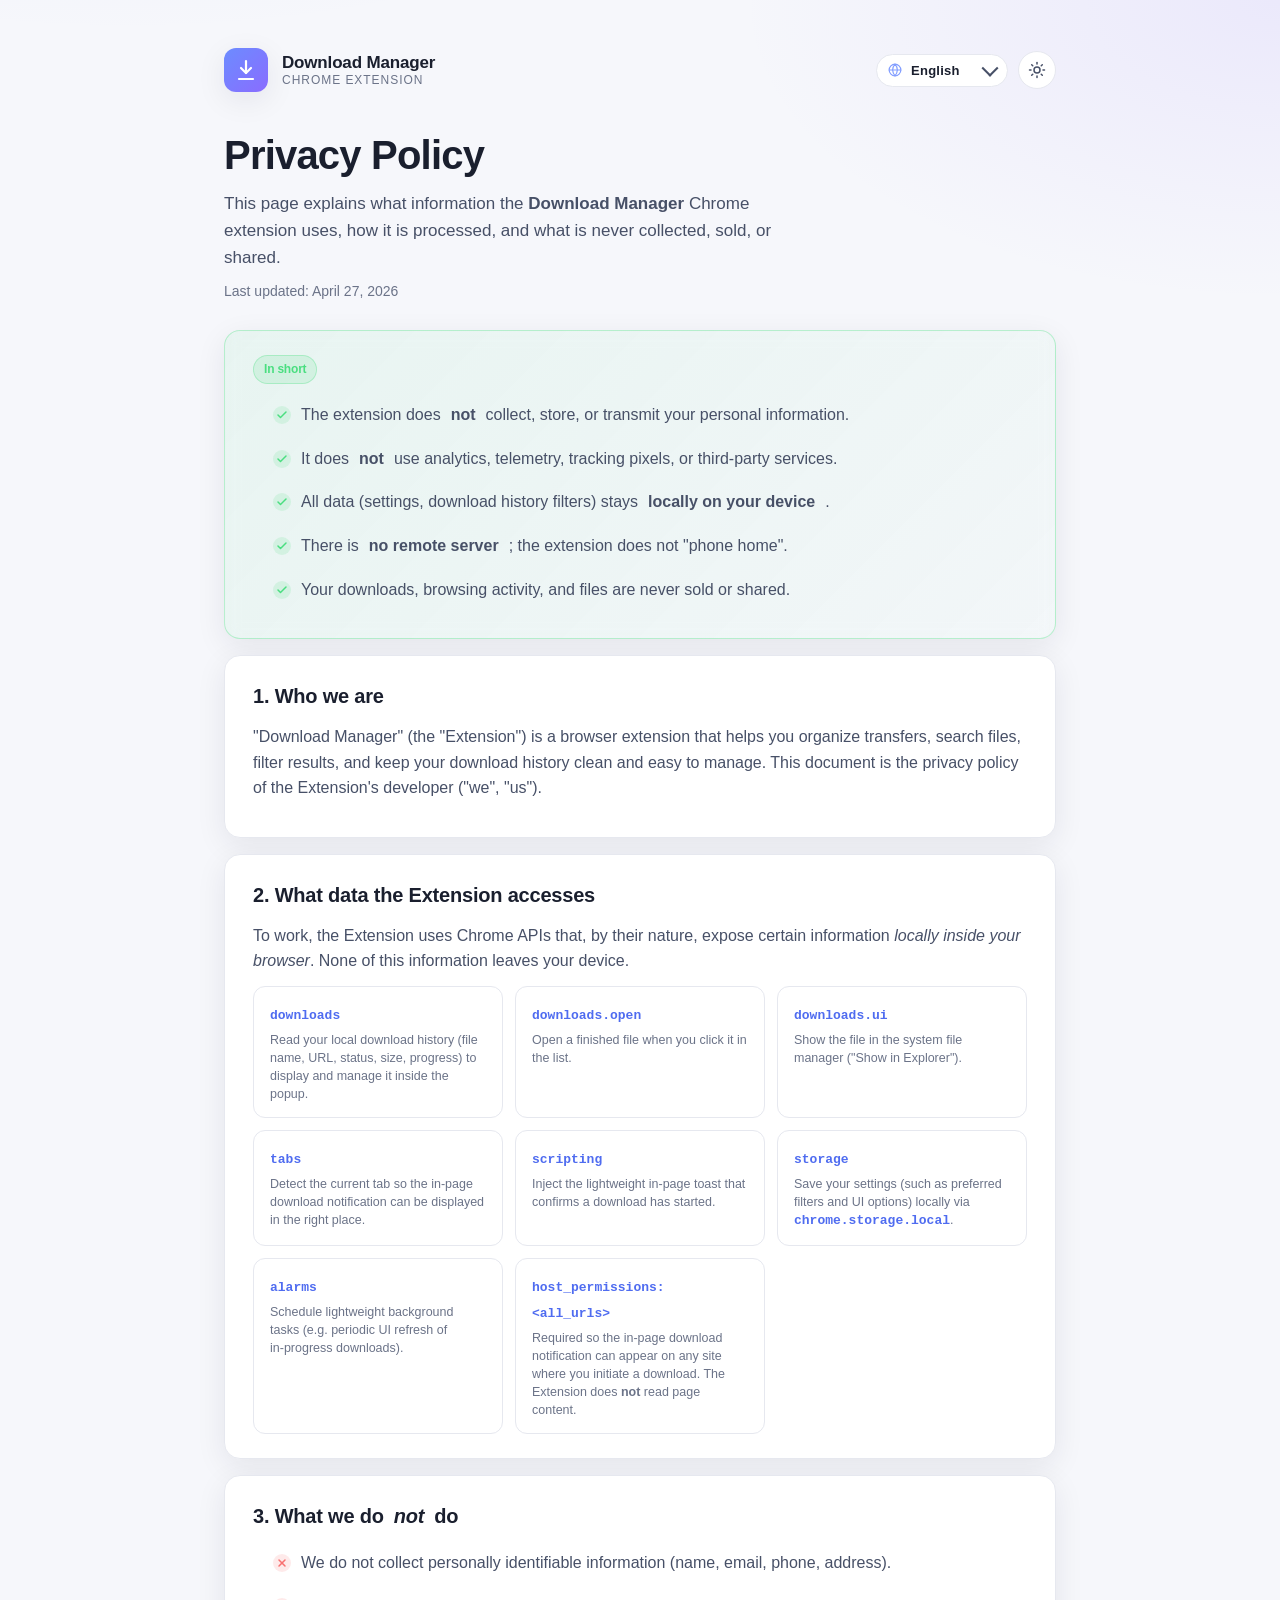
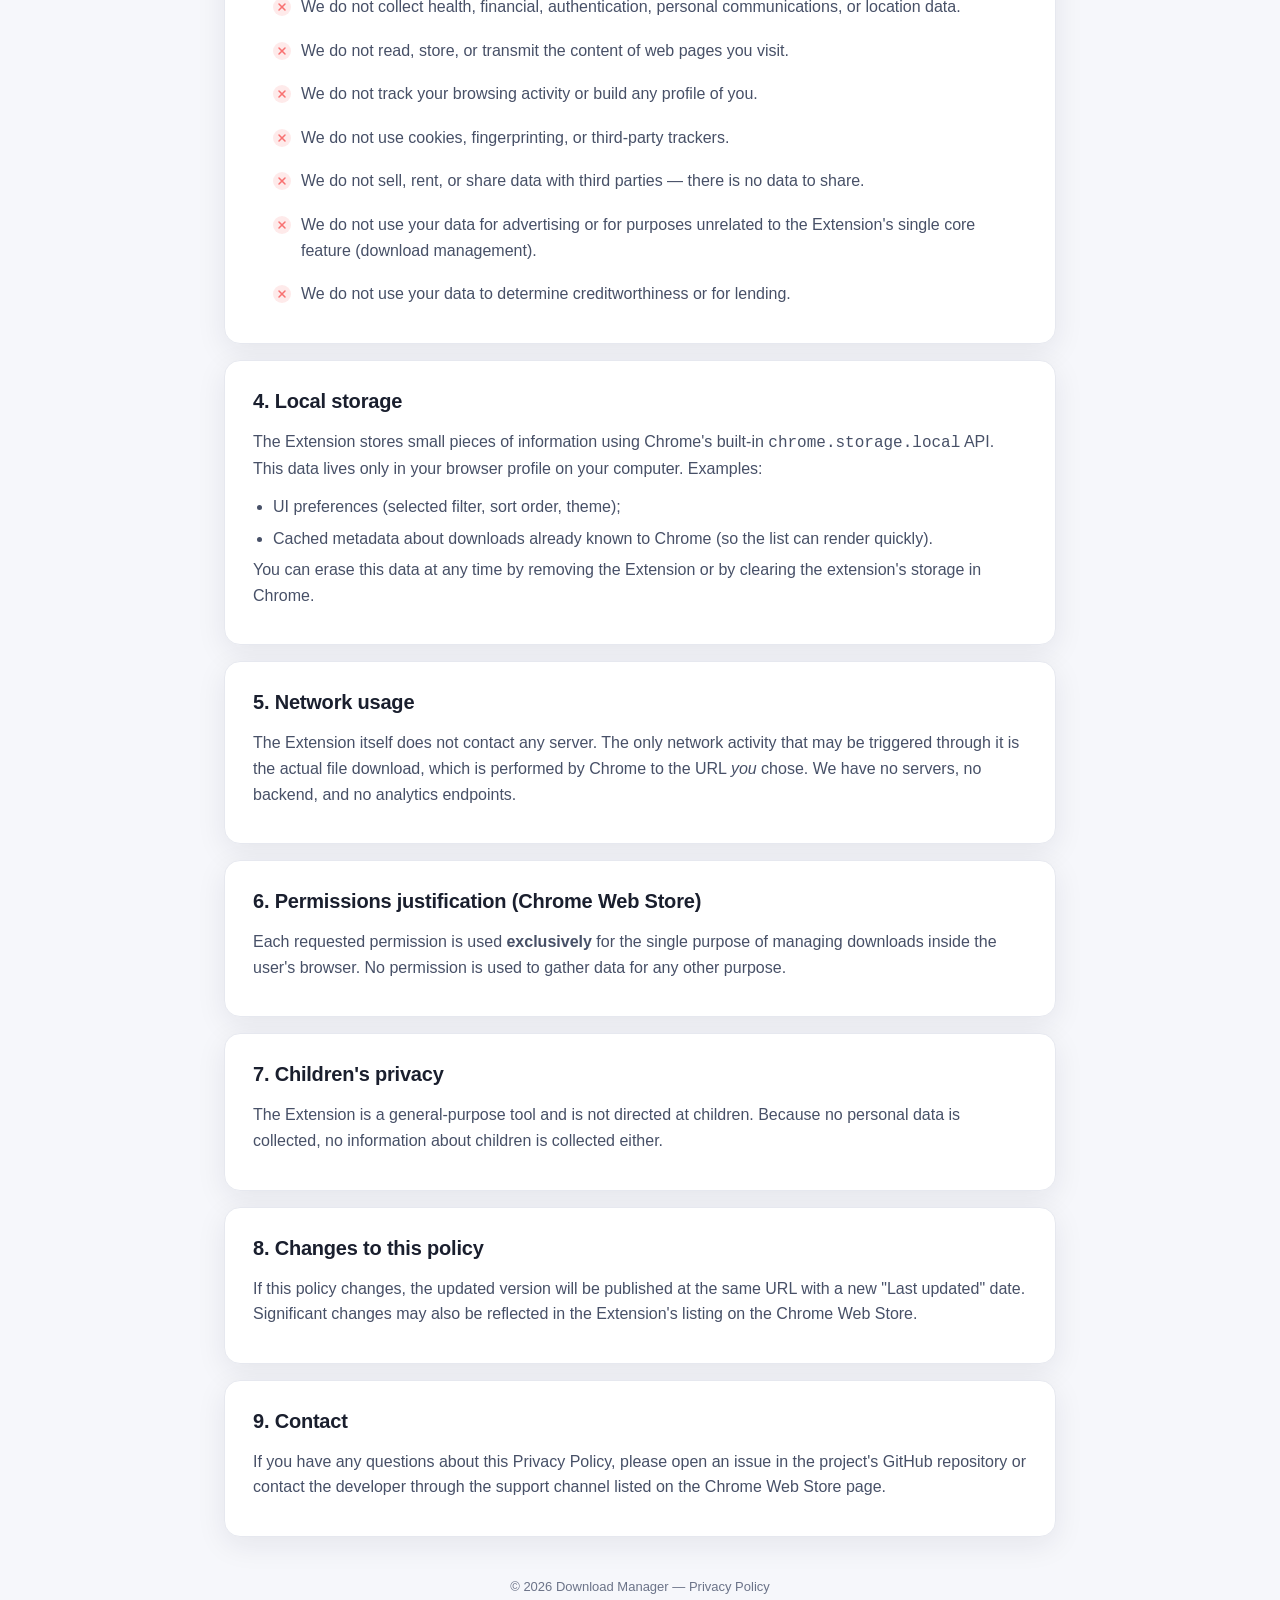
<file: index.html>
<!DOCTYPE html>
<html lang="en">
<head>
  <meta charset="UTF-8" />
  <meta http-equiv="refresh" content="0; url=./privacy.html" />
  <link rel="canonical" href="./privacy.html" />
  <title>Download Manager — Privacy Policy</title>
  <script>location.replace('./privacy.html');</script>
</head>
<body>
  <p>Redirecting to <a href="./privacy.html">Privacy Policy</a>…</p>
</body>
</html>
</file>
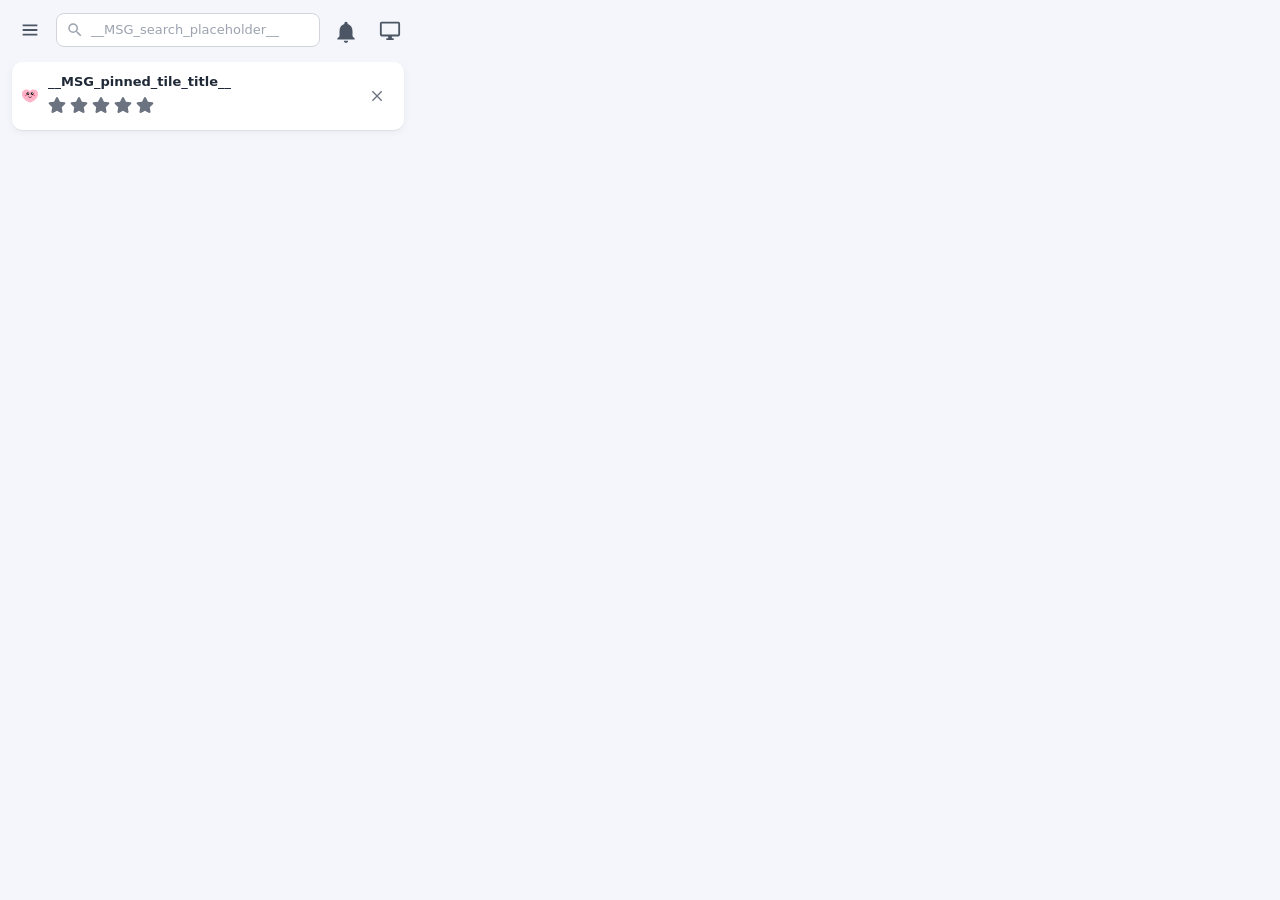
<file: popup.html>
<!doctype html>
<html lang="en" data-theme="system">
  <head>
    <meta charset="UTF-8" />
    <meta name="viewport" content="width=device-width, initial-scale=1.0" />
    <title>__MSG_popup_title__</title>
    <link rel="stylesheet" href="popup.css" />
  </head>
  <body>
    <main class="app">
      <header class="app__header">
        <div class="toolbar" role="toolbar" aria-label="__MSG_downloads_toolbar_aria__">
          <button
            type="button"
            class="icon-btn"
            id="filters-toggle"
            aria-label="__MSG_filters_toggle__"
            aria-haspopup="true"
            aria-expanded="false"
            title="__MSG_filters_toggle__"
          >
            <svg class="icon-btn__svg" viewBox="0 0 24 24" aria-hidden="true">
              <path
                fill="currentColor"
                d="M4 6h16v2H4V6zm0 5h16v2H4v-2zm0 5h16v2H4v-2z"
              />
            </svg>
          </button>
          <label class="search-field" for="search-input">
            <span class="visually-hidden">__MSG_search_label__</span>
            <span class="search-field__icon" aria-hidden="true">
              <svg class="search-field__icon-svg" viewBox="0 0 24 24">
                <path
                  fill="currentColor"
                  d="M15.5 14h-.79l-.28-.27A6.471 6.471 0 0 0 16 9.5 6.5 6.5 0 1 0 9.5 16c1.61 0 3.09-.59 4.23-1.57l.27.28v.79l5 4.99L20.49 19l-4.99-5zm-6 0C7.01 14 5 11.99 5 9.5S7.01 5 9.5 5 14 7.01 14 9.5 11.99 14 9.5 14z"
                />
              </svg>
            </span>
            <input
              type="search"
              class="search-field__input"
              id="search-input"
              placeholder="__MSG_search_placeholder__"
              autocomplete="off"
              spellcheck="false"
            />
          </label>
          <button
            type="button"
            class="icon-btn notifications-toggle"
            id="notifications-toggle"
            aria-label="__MSG_notifications_enabled__"
            title="__MSG_notifications_enabled__"
          >
            <svg class="icon-btn__svg notifications-toggle__icon" viewBox="0 0 24 24" aria-hidden="true">
              <defs>
                <mask id="notifications-toggle-mask" maskUnits="userSpaceOnUse">
                  <rect width="24" height="24" fill="white" />
                  <circle
                    class="notifications-toggle__mask-hole"
                    cx="17.5"
                    cy="6.5"
                    r="0"
                    fill="black"
                  />
                </mask>
              </defs>
              <path
                class="notifications-toggle__bell"
                fill="currentColor"
                mask="url(#notifications-toggle-mask)"
                d="M12 22c1.1 0 2-.9 2-2h-4c0 1.1.9 2 2 2zm6-6V11c0-3.07-1.64-5.64-4.5-6.32V4c0-.83-.67-1.5-1.5-1.5S10.5 3.17 10.5 4v.68C7.63 5.36 6 7.92 6 11v5l-2 2v1h16v-1l-2-2z"
              />
              <g class="notifications-toggle__badge" aria-hidden="true">
                <circle
                  cx="17.5"
                  cy="6.5"
                  r="4.3"
                  fill="none"
                  stroke="currentColor"
                  stroke-width="1.7"
                />
                <line
                  x1="14.8"
                  y1="3.8"
                  x2="20.2"
                  y2="9.2"
                  stroke="currentColor"
                  stroke-width="1.7"
                  stroke-linecap="round"
                />
              </g>
            </svg>
          </button>
          <button
            type="button"
            class="icon-btn theme-toggle theme-toggle--system"
            id="theme-toggle"
            aria-label="__MSG_theme_toggle_aria_system__"
            title="__MSG_theme_toggle_title_system__"
          >
            <svg
              class="icon-btn__svg theme-toggle__icon theme-toggle__icon--system"
              viewBox="0 0 24 24"
              aria-hidden="true"
            >
              <path
                fill="currentColor"
                d="M21 3H3c-1.1 0-2 .9-2 2v12c0 1.1.9 2 2 2h7v2H8v2h8v-2h-2v-2h7c1.1 0 2-.9 2-2V5c0-1.1-.9-2-2-2zm0 14H3V5h18v12z"
              />
            </svg>
            <svg
              class="icon-btn__svg theme-toggle__icon theme-toggle__icon--light"
              viewBox="0 0 24 24"
              aria-hidden="true"
            >
              <path
                fill="currentColor"
                d="M12 7c-2.76 0-5 2.24-5 5s2.24 5 5 5 5-2.24 5-5-2.24-5-5-5zM2 13h2c.55 0 1-.45 1-1s-.45-1-1-1H2c-.55 0-1 .45-1 1s.45 1 1 1zm18 0h2c.55 0 1-.45 1-1s-.45-1-1-1h-2c-.55 0-1 .45-1 1s.45 1 1 1zM11 5V3c0-.55.45-1 1-1s1 .45 1 1v2c0 .55-.45 1-1 1s-1-.45-1-1zm0 16v-2c0-.55.45-1 1-1s1 .45 1 1v2c0 .55-.45 1-1 1s-1-.45-1-1zm5.66-12.95l1.41-1.41c.39-.39.39-1.02 0-1.41s-1.02-.39-1.41 0l-1.41 1.41c-.39.39-.39 1.02 0 1.41.39.39 1.02.39 1.41 0zM7.05 18.36l-1.41 1.41c-.39.39-.39 1.02 0 1.41s1.02.39 1.41 0l1.41-1.41c.39-.39.39-1.02 0-1.41-.39-.39-1.02-.39-1.41 0zm11.31-1.41c.39.39 1.02.39 1.41 0l1.41-1.41c.39-.39.39-1.02 0-1.41s-1.02-.39-1.41 0l-1.41 1.41c-.39.39-.39 1.02 0 1.41zM6.36 7.05l1.41-1.41c.39-.39.39-1.02 0-1.41s-1.02-.39-1.41 0l-1.41 1.41c-.39.39-.39 1.02 0 1.41.39.39 1.02.39 1.41 0z"
              />
            </svg>
            <svg
              class="icon-btn__svg theme-toggle__icon theme-toggle__icon--dark"
              viewBox="0 0 24 24"
              aria-hidden="true"
            >
              <path
                fill="currentColor"
                d="M12 3c-4.97 0-9 4.03-9 9s4.03 9 9 9 9-4.03 9-9c0-.46-.04-.92-.1-1.36-.98 1.37-2.58 2.26-4.4 2.26-2.98 0-5.4-2.42-5.4-5.4 0-1.81.89-3.42 2.26-4.4-.44-.06-.9-.1-1.36-.1z"
              />
            </svg>
          </button>
        </div>
      </header>
      <section
        id="clear-all-popover"
        class="clear-all-popover"
        role="dialog"
        aria-modal="false"
        aria-label="__MSG_clear_all_confirm_text__"
        hidden
      >
        <header class="clear-all-popover__header">
          <p class="clear-all-popover__text" id="clear-all-confirm-text">__MSG_clear_all_confirm_text__</p>
          <button
            type="button"
            class="clear-all-popover__close"
            id="clear-all-close"
            aria-label="__MSG_type_filter_close__"
            title="__MSG_type_filter_close__"
          >
            ×
          </button>
        </header>
        <button type="button" class="clear-all-popover__confirm" id="clear-all-confirm">
          __MSG_clear_all_confirm__
        </button>
      </section>
      <ul id="filters-menu" class="toolbar-filter-menu" role="menu" hidden>
        <li role="presentation">
          <button
            type="button"
            id="name-sort-toggle"
            role="menuitemcheckbox"
            class="toolbar-filter-menu__item"
            aria-checked="false"
          >
            <span class="toolbar-filter-menu__dot" aria-hidden="true"></span>
            <span class="toolbar-filter-menu__label">__MSG_name_sort_default_label__</span>
          </button>
        </li>
        <li role="presentation">
          <button
            type="button"
            id="size-sort-toggle"
            role="menuitemcheckbox"
            class="toolbar-filter-menu__item"
            aria-checked="false"
          >
            <span class="toolbar-filter-menu__dot" aria-hidden="true"></span>
            <span class="toolbar-filter-menu__label">__MSG_size_sort_default_label__</span>
          </button>
        </li>
        <li role="presentation">
          <button
            type="button"
            id="status-sort-toggle"
            role="menuitemcheckbox"
            class="toolbar-filter-menu__item"
            aria-checked="false"
          >
            <span class="toolbar-filter-menu__dot" aria-hidden="true"></span>
            <span class="toolbar-filter-menu__label">__MSG_status_filter_label__</span>
          </button>
        </li>
        <li role="presentation">
          <button
            type="button"
            id="date-filter-toggle"
            role="menuitemcheckbox"
            class="toolbar-filter-menu__item"
            aria-checked="false"
            aria-haspopup="dialog"
            aria-expanded="false"
          >
            <span class="toolbar-filter-menu__dot" aria-hidden="true"></span>
            <span class="toolbar-filter-menu__label">__MSG_date_filter_label__</span>
          </button>
        </li>
        <li role="presentation">
          <button
            type="button"
            id="type-filter-toggle"
            role="menuitemcheckbox"
            class="toolbar-filter-menu__item"
            aria-checked="false"
            aria-haspopup="dialog"
            aria-expanded="false"
          >
            <span class="toolbar-filter-menu__dot" aria-hidden="true"></span>
            <span class="toolbar-filter-menu__label">__MSG_type_filter_label__</span>
          </button>
        </li>
      </ul>

      <section
        id="date-filter-popover"
        class="date-filter-popover"
        role="dialog"
        aria-modal="false"
        aria-label="__MSG_date_filter_dialog_aria__"
        hidden
      >
        <div class="date-filter-popover__quick-actions">
          <button type="button" class="date-filter-popover__quick-btn" id="date-preset-today">
            __MSG_date_filter_preset_today__
          </button>
          <button type="button" class="date-filter-popover__quick-btn" id="date-preset-week">
            __MSG_date_filter_preset_week__
          </button>
          <button type="button" class="date-filter-popover__quick-btn" id="date-preset-month">
            __MSG_date_filter_preset_month__
          </button>
        </div>
        <header class="date-filter-popover__header">
          <button
            type="button"
            class="date-filter-popover__nav-btn"
            id="date-calendar-prev"
            aria-label="__MSG_date_filter_prev_month__"
          >
            ‹
          </button>
          <h2 class="date-filter-popover__month" id="date-calendar-month-label"></h2>
          <button
            type="button"
            class="date-filter-popover__nav-btn"
            id="date-calendar-next"
            aria-label="__MSG_date_filter_next_month__"
          >
            ›
          </button>
        </header>
        <div class="date-filter-popover__weekdays" aria-hidden="true">
          <span></span>
          <span></span>
          <span></span>
          <span></span>
          <span></span>
          <span></span>
          <span></span>
        </div>
        <div id="date-calendar-grid" class="date-filter-popover__calendar-grid"></div>
        <footer class="date-filter-popover__footer">
          <button type="button" class="date-filter-popover__action-btn" id="date-filter-cancel">
            __MSG_date_filter_reset__
          </button>
          <button
            type="button"
            class="date-filter-popover__action-btn date-filter-popover__action-btn--primary"
            id="date-filter-apply"
          >
            __MSG_date_filter_apply__
          </button>
        </footer>
      </section>

      <section
        id="type-filter-popover"
        class="type-filter-popover"
        role="dialog"
        aria-modal="false"
        aria-label="__MSG_type_filter_dialog_aria__"
        hidden
      >
        <header class="type-filter-popover__header">
          <h2 class="type-filter-popover__title" id="type-filter-title">__MSG_type_filter_label__</h2>
          <button
            type="button"
            class="type-filter-popover__close-btn"
            id="type-filter-close"
            aria-label="__MSG_type_filter_close__"
            title="__MSG_type_filter_close__"
          >
            ×
          </button>
        </header>
        <label class="type-filter-popover__option">
          <input type="checkbox" id="type-filter-images" />
          <span id="type-filter-images-label">__MSG_type_filter_images__</span>
        </label>
        <label class="type-filter-popover__option">
          <input type="checkbox" id="type-filter-video" />
          <span id="type-filter-video-label">__MSG_type_filter_video__</span>
        </label>
        <label class="type-filter-popover__option">
          <input type="checkbox" id="type-filter-archives" />
          <span id="type-filter-archives-label">__MSG_type_filter_archives__</span>
        </label>
        <label class="type-filter-popover__option">
          <input type="checkbox" id="type-filter-programs" />
          <span id="type-filter-programs-label">__MSG_type_filter_programs__</span>
        </label>
        <label class="type-filter-popover__option">
          <input type="checkbox" id="type-filter-documents" />
          <span id="type-filter-documents-label">__MSG_type_filter_documents__</span>
        </label>
        <label class="type-filter-popover__option">
          <input type="checkbox" id="type-filter-all" />
          <span id="type-filter-all-label">__MSG_type_filter_select_all__</span>
        </label>
      </section>

      <section id="active-filters-bar" class="active-filters-bar hidden" aria-live="polite"></section>

      <section id="state-message" class="state-message hidden" aria-live="polite"></section>

      <ul id="downloads-list" class="downloads-list" aria-label="__MSG_downloads_list_aria__">
        <li
          class="download-item download-item--pinned download-item--complete"
          id="pinned-static-item"
          data-pinned="true"
          role="group"
          aria-label="__MSG_pinned_tile_title__"
          hidden
        >
          <img
            class="download-item__icon download-item__icon--pinned"
            src="images/pinned-heart.png"
            alt=""
            draggable="false"
          />
          <div class="download-item__content">
            <p class="download-item__title" id="pinned-static-item-title">__MSG_pinned_tile_title__</p>
            <div class="download-item__meta pinned-rating">
              <svg
                class="pinned-rating__star pinned-rating__star--action"
                data-rating="1"
                role="button"
                tabindex="0"
                aria-label="1 star"
                viewBox="0 0 576 512"
              >
                <path
                  d="M259.3 17.8 194 150.2 47.9 171.5c-26.2 3.8-36.7 36.1-17.7 54.6l105.7 103-25 145.5c-4.5 26.3 23.2 46 46.4 33.7L288 439.6l130.7 68.7c23.2 12.2 50.9-7.4 46.4-33.7l-25-145.5 105.7-103c19-18.5 8.5-50.8-17.7-54.6L382 150.2 316.7 17.8c-11.7-23.6-45.6-23.9-57.4 0z"
                />
              </svg>
              <svg
                class="pinned-rating__star pinned-rating__star--action"
                data-rating="2"
                role="button"
                tabindex="0"
                aria-label="2 stars"
                viewBox="0 0 576 512"
              >
                <path
                  d="M259.3 17.8 194 150.2 47.9 171.5c-26.2 3.8-36.7 36.1-17.7 54.6l105.7 103-25 145.5c-4.5 26.3 23.2 46 46.4 33.7L288 439.6l130.7 68.7c23.2 12.2 50.9-7.4 46.4-33.7l-25-145.5 105.7-103c19-18.5 8.5-50.8-17.7-54.6L382 150.2 316.7 17.8c-11.7-23.6-45.6-23.9-57.4 0z"
                />
              </svg>
              <svg
                class="pinned-rating__star pinned-rating__star--action"
                data-rating="3"
                role="button"
                tabindex="0"
                aria-label="3 stars"
                viewBox="0 0 576 512"
              >
                <path
                  d="M259.3 17.8 194 150.2 47.9 171.5c-26.2 3.8-36.7 36.1-17.7 54.6l105.7 103-25 145.5c-4.5 26.3 23.2 46 46.4 33.7L288 439.6l130.7 68.7c23.2 12.2 50.9-7.4 46.4-33.7l-25-145.5 105.7-103c19-18.5 8.5-50.8-17.7-54.6L382 150.2 316.7 17.8c-11.7-23.6-45.6-23.9-57.4 0z"
                />
              </svg>
              <svg
                class="pinned-rating__star pinned-rating__star--action"
                data-rating="4"
                role="button"
                tabindex="0"
                aria-label="4 stars"
                viewBox="0 0 576 512"
              >
                <path
                  d="M259.3 17.8 194 150.2 47.9 171.5c-26.2 3.8-36.7 36.1-17.7 54.6l105.7 103-25 145.5c-4.5 26.3 23.2 46 46.4 33.7L288 439.6l130.7 68.7c23.2 12.2 50.9-7.4 46.4-33.7l-25-145.5 105.7-103c19-18.5 8.5-50.8-17.7-54.6L382 150.2 316.7 17.8c-11.7-23.6-45.6-23.9-57.4 0z"
                />
              </svg>
              <svg
                class="pinned-rating__star pinned-rating__star--action"
                data-rating="5"
                role="button"
                tabindex="0"
                aria-label="5 stars"
                viewBox="0 0 576 512"
              >
                <path
                  d="M259.3 17.8 194 150.2 47.9 171.5c-26.2 3.8-36.7 36.1-17.7 54.6l105.7 103-25 145.5c-4.5 26.3 23.2 46 46.4 33.7L288 439.6l130.7 68.7c23.2 12.2 50.9-7.4 46.4-33.7l-25-145.5 105.7-103c19-18.5 8.5-50.8-17.7-54.6L382 150.2 316.7 17.8c-11.7-23.6-45.6-23.9-57.4 0z"
                />
              </svg>
            </div>
          </div>
          <button
            type="button"
            class="pinned-dismiss-btn"
            id="pinned-static-item-dismiss"
            aria-label="__MSG_type_filter_close__"
            title="__MSG_type_filter_close__"
          >
            <svg class="pinned-dismiss-btn__svg" viewBox="0 0 24 24" aria-hidden="true">
              <path
                fill="currentColor"
                d="M18.3 5.71 12 12l6.3 6.29-1.41 1.41L10.59 13.41 4.29 19.71 2.88 18.3 9.17 12 2.88 5.71 4.29 4.29l6.3 6.3 6.29-6.3z"
              />
            </svg>
          </button>
        </li>
      </ul>
      <section id="empty-state" class="empty-state hidden" aria-live="polite">
        <svg class="empty-state__image" viewBox="0 0 220 160" aria-hidden="true">
          <rect x="35" y="22" width="150" height="116" rx="14" fill="currentColor" opacity="0.08"></rect>
          <rect x="53" y="42" width="114" height="14" rx="7" fill="currentColor" opacity="0.18"></rect>
          <rect x="53" y="68" width="94" height="10" rx="5" fill="currentColor" opacity="0.16"></rect>
          <rect x="53" y="86" width="76" height="10" rx="5" fill="currentColor" opacity="0.14"></rect>
          <circle cx="160" cy="104" r="26" fill="currentColor" opacity="0.12"></circle>
          <path d="M160 97v14M153 104h14" stroke="currentColor" stroke-width="4" stroke-linecap="round"></path>
        </svg>
        <p id="empty-state-title" class="empty-state__title"></p>
      </section>
    </main>

    <div id="error-float-tip" class="error-float-tip" role="tooltip" hidden></div>
    <script src="popup.js"></script>
  </body>
</html>
</file>
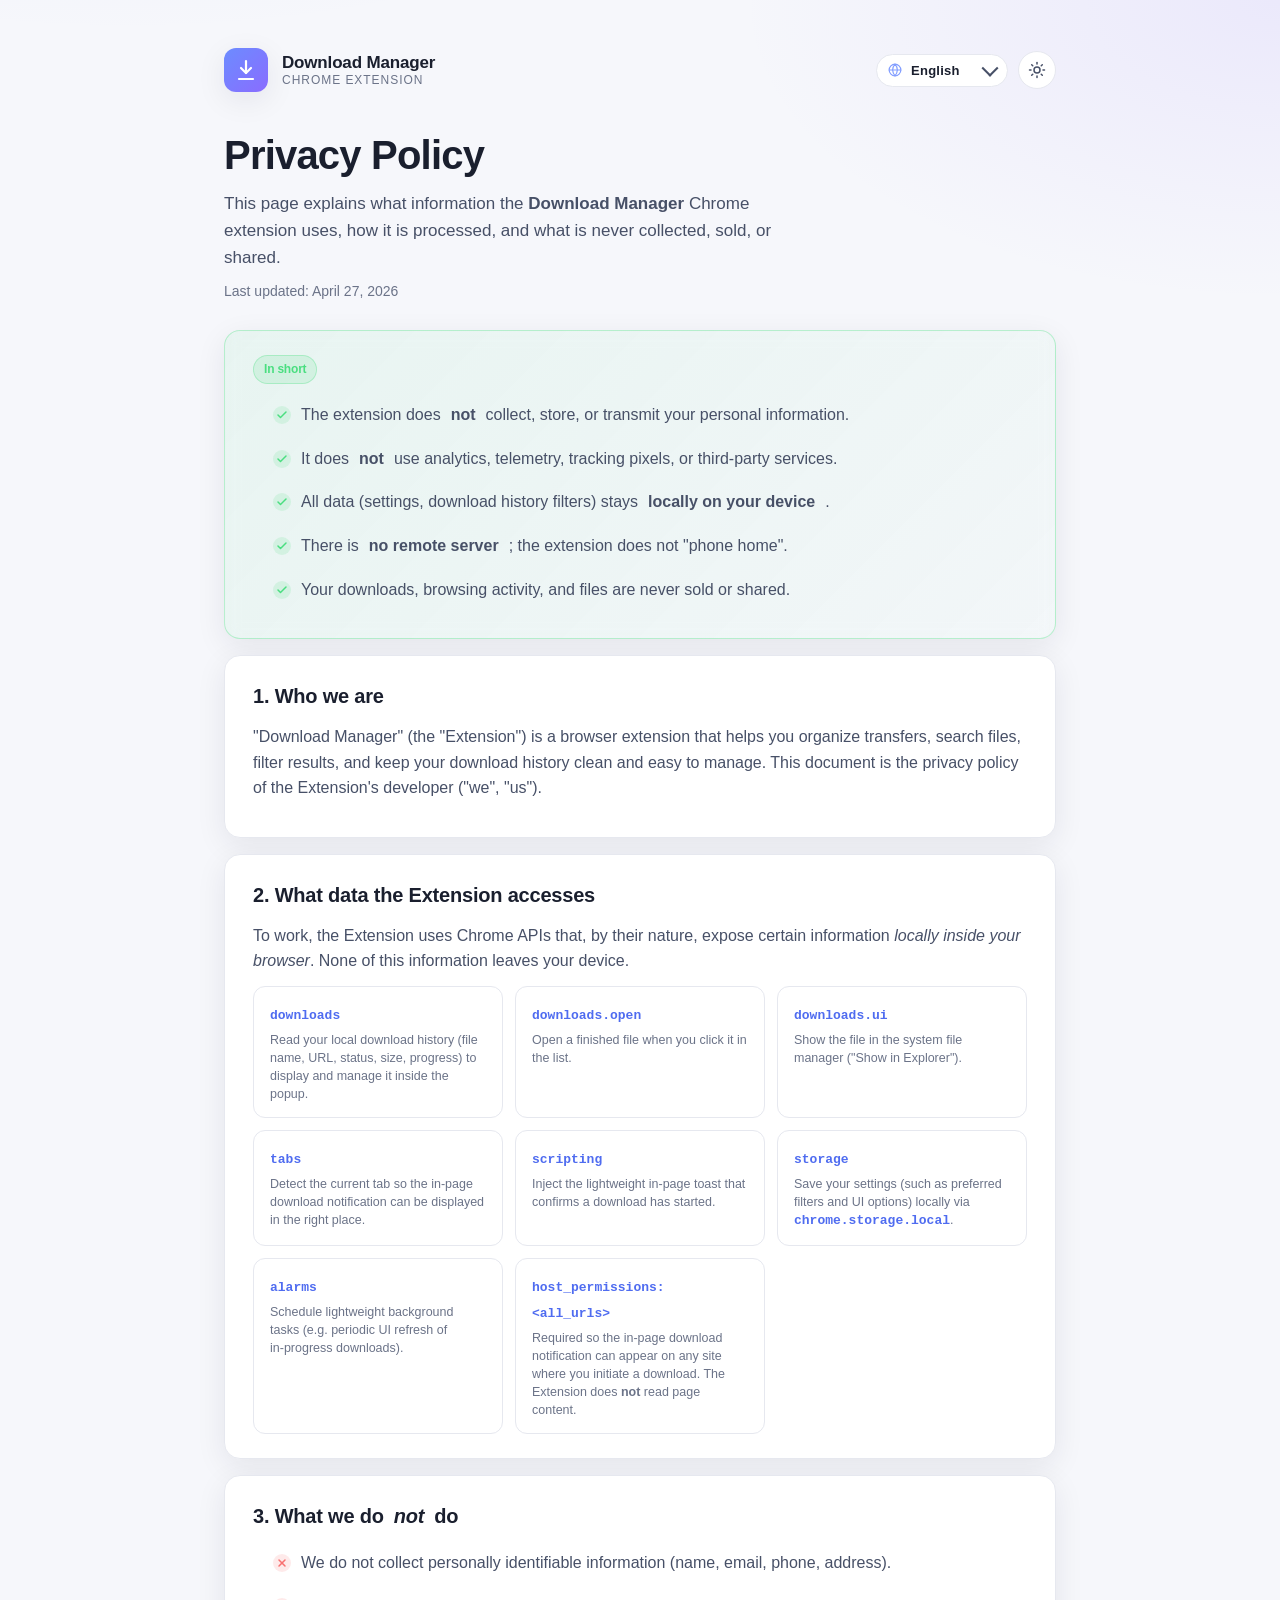
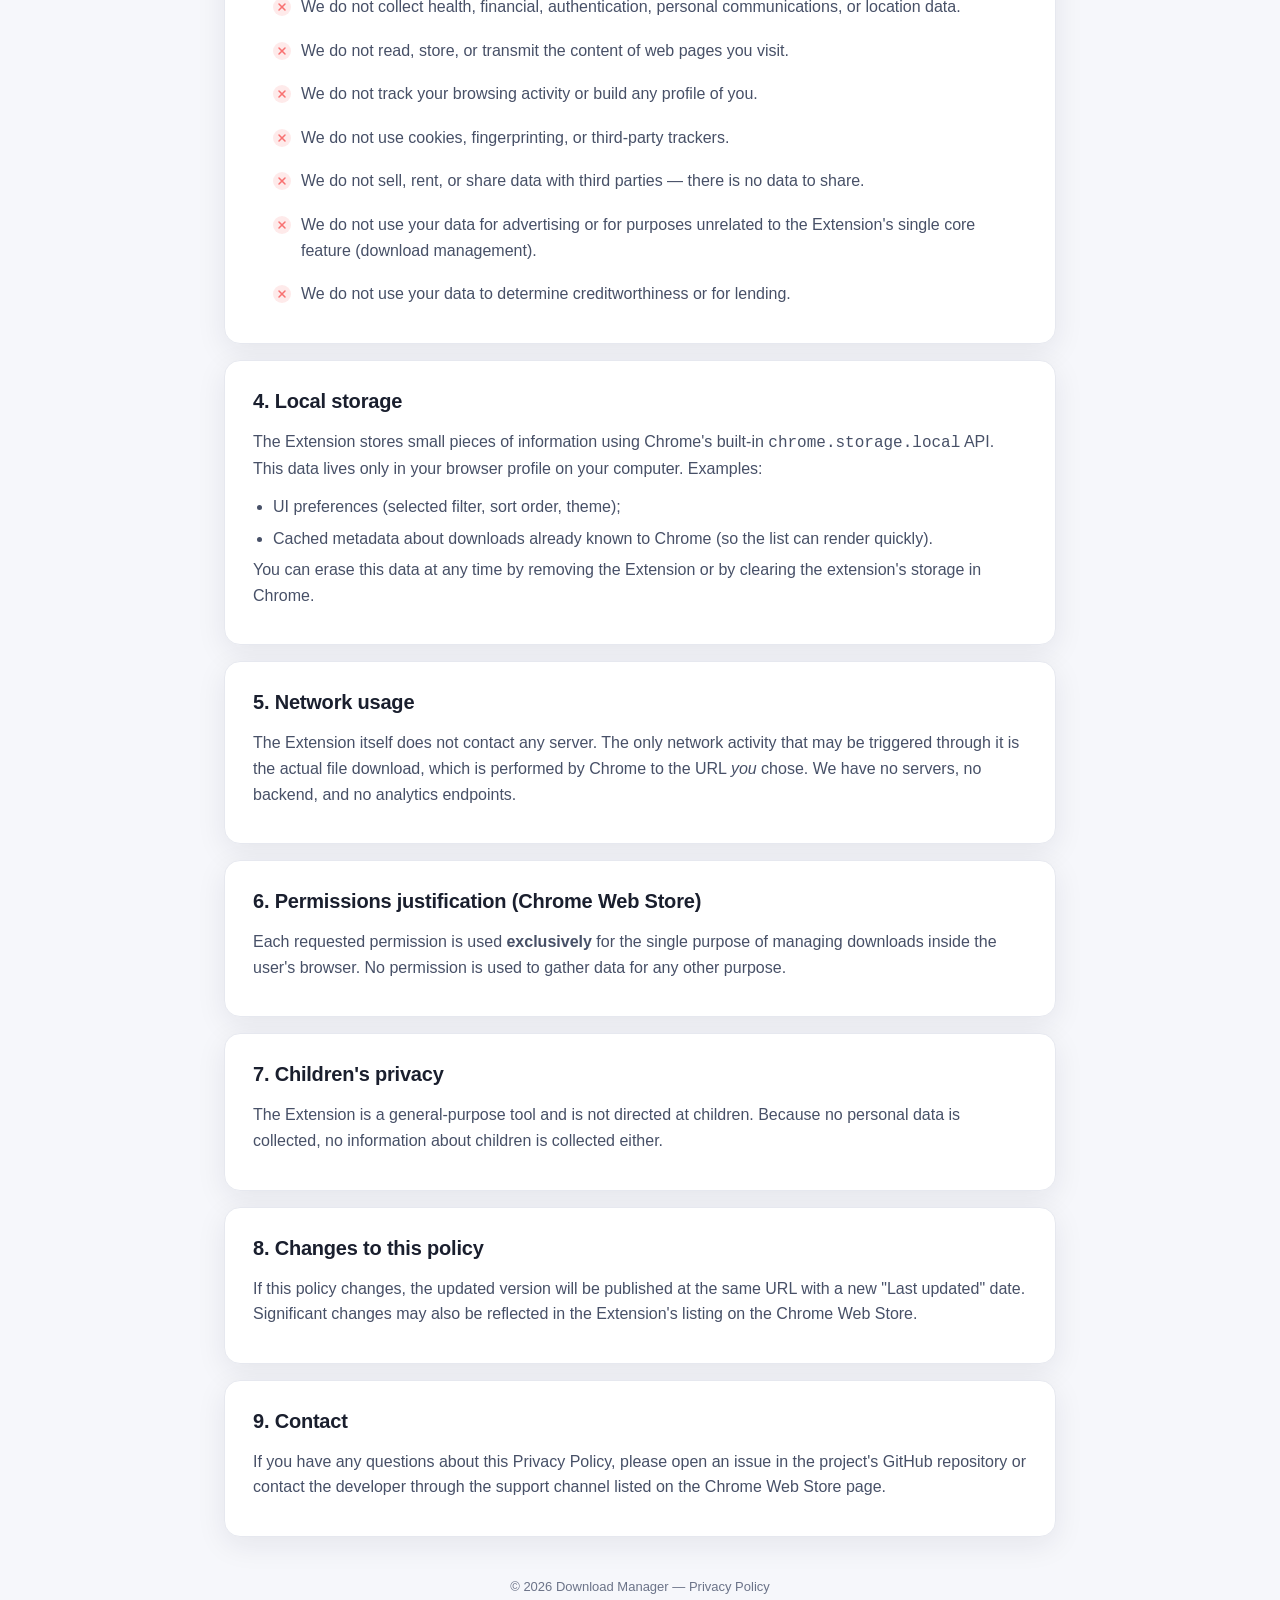
<file: privacy.html>
<!DOCTYPE html>
<html lang="en" data-lang="en">
<head>
  <meta charset="UTF-8" />
  <meta name="viewport" content="width=device-width, initial-scale=1.0" />
  <meta name="robots" content="index, follow" />
  <title>Privacy Policy — Download Manager</title>
  <meta name="description" content="Privacy Policy for the Download Manager Chrome extension. Learn what data is collected, how it is used, and what is never sent anywhere." />
  <link rel="icon" type="image/png" href="assets/Frame 11.png" />
  <style>
    :root {
      --bg: #0b1020;
      --bg-soft: #111833;
      --card: rgba(255, 255, 255, 0.04);
      --border: rgba(255, 255, 255, 0.08);
      --text: #e6e9f2;
      --text-soft: #a8b0c4;
      --text-dim: #7a8299;
      --accent: #6c8cff;
      --accent-2: #8a6cff;
      --good: #4ade80;
      --warn: #fbbf24;
      --bad: #f87171;
      --radius: 16px;
      --shadow: 0 10px 40px rgba(0, 0, 0, 0.35);
    }

    html[data-theme="light"] {
      --bg: #f6f7fb;
      --bg-soft: #ffffff;
      --card: #ffffff;
      --border: #e6e8ef;
      --text: #1a1f2e;
      --text-soft: #475067;
      --text-dim: #6b7388;
      --shadow: 0 8px 30px rgba(20, 25, 50, 0.08);
    }

    html[data-theme="light"] .perm code { color: #4f6cf0; }
    html[data-theme="light"] body {
      background:
        radial-gradient(1200px 600px at 10% -10%, rgba(108, 140, 255, 0.10), transparent 60%),
        radial-gradient(900px 500px at 100% 0%, rgba(138, 108, 255, 0.10), transparent 60%),
        var(--bg);
    }

    * { box-sizing: border-box; }

    html, body {
      margin: 0;
      padding: 0;
      background: var(--bg);
      color: var(--text);
      font-family: -apple-system, BlinkMacSystemFont, "Segoe UI", Roboto, "Helvetica Neue", Arial, sans-serif;
      font-size: 16px;
      line-height: 1.6;
      -webkit-font-smoothing: antialiased;
      -moz-osx-font-smoothing: grayscale;
      -webkit-user-select: none;
      -moz-user-select: none;
      -ms-user-select: none;
      user-select: none;
      caret-color: transparent;
    }

    *, *::before, *::after { caret-color: transparent; }
    *::selection { background: transparent; }
    *::-moz-selection { background: transparent; }

    body {
      background:
        radial-gradient(1200px 600px at 10% -10%, rgba(108, 140, 255, 0.18), transparent 60%),
        radial-gradient(900px 500px at 100% 0%, rgba(138, 108, 255, 0.16), transparent 60%),
        var(--bg);
      min-height: 100vh;
    }

    .container {
      max-width: 880px;
      margin: 0 auto;
      padding: 48px 24px 80px;
    }

    header.top {
      display: flex;
      align-items: center;
      justify-content: space-between;
      gap: 16px;
      margin-bottom: 40px;
      flex-wrap: wrap;
    }

    .brand {
      display: flex;
      align-items: center;
      gap: 14px;
    }

    .brand-logo {
      width: 44px;
      height: 44px;
      border-radius: 12px;
      background: linear-gradient(135deg, var(--accent), var(--accent-2));
      display: flex;
      align-items: center;
      justify-content: center;
      box-shadow: var(--shadow);
    }

    .brand-logo svg {
      width: 24px;
      height: 24px;
      color: #fff;
    }

    .brand-text {
      display: flex;
      flex-direction: column;
      line-height: 1.2;
    }

    .brand-name {
      font-weight: 700;
      font-size: 17px;
      letter-spacing: -0.01em;
    }

    .brand-sub {
      font-size: 12px;
      color: var(--text-dim);
      text-transform: uppercase;
      letter-spacing: 0.08em;
    }

    .lang-select {
      position: relative;
      display: inline-flex;
      align-items: center;
    }

    .lang-select::before {
      content: "";
      position: absolute;
      left: 12px;
      top: 50%;
      width: 14px;
      height: 14px;
      transform: translateY(-50%);
      pointer-events: none;
      background-image: url("data:image/svg+xml;utf8,<svg xmlns='http://www.w3.org/2000/svg' viewBox='0 0 24 24' fill='none' stroke='%236c8cff' stroke-width='2' stroke-linecap='round' stroke-linejoin='round'><circle cx='12' cy='12' r='10'/><path d='M2 12h20'/><path d='M12 2a15.3 15.3 0 0 1 4 10 15.3 15.3 0 0 1-4 10 15.3 15.3 0 0 1-4-10 15.3 15.3 0 0 1 4-10z'/></svg>");
      background-repeat: no-repeat;
      background-size: contain;
      opacity: 0.85;
    }

    .lang-select::after {
      content: "";
      position: absolute;
      right: 12px;
      top: 50%;
      width: 10px;
      height: 10px;
      transform: translateY(-65%) rotate(45deg);
      border-right: 2px solid var(--text-soft);
      border-bottom: 2px solid var(--text-soft);
      pointer-events: none;
    }

    .lang-select select {
      appearance: none;
      -webkit-appearance: none;
      -moz-appearance: none;
      background: var(--card);
      border: 1px solid var(--border);
      color: var(--text);
      font-family: inherit;
      font-size: 13px;
      font-weight: 600;
      letter-spacing: 0.02em;
      padding: 8px 32px 8px 34px;
      border-radius: 999px;
      cursor: pointer;
      outline: none;
      transition: all 0.15s ease;
      min-width: 132px;
    }

    .lang-select select:hover {
      border-color: var(--accent);
      color: var(--text);
    }

    .lang-select select:focus-visible {
      border-color: var(--accent);
      box-shadow: 0 0 0 3px rgba(108, 140, 255, 0.25);
    }

    .lang-select select option {
      background: var(--bg-soft);
      color: var(--text);
      font-weight: 500;
    }

    .top-controls {
      display: inline-flex;
      align-items: center;
      gap: 10px;
      flex-wrap: wrap;
    }

    .theme-toggle {
      width: 38px;
      height: 38px;
      border-radius: 50%;
      border: 1px solid var(--border);
      background: var(--card);
      color: var(--text-soft);
      cursor: pointer;
      display: inline-flex;
      align-items: center;
      justify-content: center;
      transition: all 0.2s ease;
      padding: 0;
    }

    .theme-toggle:hover {
      color: var(--text);
      border-color: var(--accent);
      transform: translateY(-1px);
    }

    .theme-toggle svg {
      width: 18px;
      height: 18px;
    }

    .theme-toggle .icon-sun { display: none; }
    .theme-toggle .icon-moon { display: block; }
    html[data-theme="light"] .theme-toggle .icon-sun { display: block; }
    html[data-theme="light"] .theme-toggle .icon-moon { display: none; }

    h1 {
      font-size: clamp(28px, 4vw, 40px);
      line-height: 1.15;
      letter-spacing: -0.02em;
      margin: 0 0 12px;
      font-weight: 800;
    }

    .lead {
      color: var(--text-soft);
      font-size: 17px;
      margin: 0 0 8px;
      max-width: 60ch;
    }

    .meta {
      color: var(--text-dim);
      font-size: 14px;
      margin: 0 0 28px;
    }

    .card {
      background: var(--card);
      border: 1px solid var(--border);
      border-radius: var(--radius);
      padding: 24px 28px;
      margin: 16px 0;
      box-shadow: var(--shadow);
      backdrop-filter: blur(8px);
    }

    .card.highlight {
      border-color: rgba(74, 222, 128, 0.35);
      background: linear-gradient(135deg, rgba(74, 222, 128, 0.08), rgba(74, 222, 128, 0.02));
    }

    .card h2 {
      margin: 0 0 12px;
      font-size: 20px;
      font-weight: 700;
      letter-spacing: -0.01em;
      display: flex;
      align-items: center;
      gap: 10px;
    }

    .card h3 {
      margin: 18px 0 8px;
      font-size: 16px;
      font-weight: 700;
    }

    .card p {
      margin: 0 0 12px;
      color: var(--text-soft);
    }

    .card ul {
      margin: 8px 0 0;
      padding-left: 20px;
      color: var(--text-soft);
    }

    .card ul li { margin: 6px 0; }

    .badge {
      display: inline-flex;
      align-items: center;
      gap: 6px;
      font-size: 12px;
      font-weight: 600;
      padding: 4px 10px;
      border-radius: 999px;
      background: rgba(74, 222, 128, 0.15);
      color: var(--good);
      border: 1px solid rgba(74, 222, 128, 0.3);
    }

    .badge.no {
      background: rgba(248, 113, 113, 0.12);
      color: var(--bad);
      border-color: rgba(248, 113, 113, 0.3);
    }

    .perm-grid {
      display: grid;
      grid-template-columns: repeat(auto-fill, minmax(240px, 1fr));
      gap: 12px;
      margin-top: 12px;
    }

    .perm {
      background: var(--bg-soft);
      border: 1px solid var(--border);
      border-radius: 12px;
      padding: 14px 16px;
    }

    .perm code {
      font-family: ui-monospace, SFMono-Regular, Menlo, Monaco, Consolas, monospace;
      font-size: 13px;
      color: var(--accent);
      font-weight: 600;
    }

    .perm small {
      display: block;
      color: var(--text-dim);
      margin-top: 4px;
      font-size: 12.5px;
      line-height: 1.45;
    }

    .check-list { list-style: none; padding: 0; margin: 0; }
    .check-list li {
      display: flex;
      align-items: flex-start;
      gap: 10px;
      padding: 6px 0;
      color: var(--text-soft);
    }
    .check-list li::before {
      content: "";
      flex: 0 0 18px;
      width: 18px;
      height: 18px;
      margin-top: 4px;
      border-radius: 50%;
      background: rgba(74, 222, 128, 0.15);
      background-image: url("data:image/svg+xml;utf8,<svg xmlns='http://www.w3.org/2000/svg' viewBox='0 0 24 24' fill='none' stroke='%234ade80' stroke-width='3' stroke-linecap='round' stroke-linejoin='round'><polyline points='20 6 9 17 4 12'/></svg>");
      background-repeat: no-repeat;
      background-position: center;
      background-size: 12px;
    }

    .x-list { list-style: none; padding: 0; margin: 0; }
    .x-list li {
      display: flex;
      align-items: flex-start;
      gap: 10px;
      padding: 6px 0;
      color: var(--text-soft);
    }
    .x-list li::before {
      content: "";
      flex: 0 0 18px;
      width: 18px;
      height: 18px;
      margin-top: 4px;
      border-radius: 50%;
      background: rgba(248, 113, 113, 0.15);
      background-image: url("data:image/svg+xml;utf8,<svg xmlns='http://www.w3.org/2000/svg' viewBox='0 0 24 24' fill='none' stroke='%23f87171' stroke-width='3' stroke-linecap='round' stroke-linejoin='round'><line x1='18' y1='6' x2='6' y2='18'/><line x1='6' y1='6' x2='18' y2='18'/></svg>");
      background-repeat: no-repeat;
      background-position: center;
      background-size: 12px;
    }

    a { color: var(--accent); text-decoration: none; }
    a:hover { text-decoration: underline; }

    footer {
      margin-top: 40px;
      text-align: center;
      color: var(--text-dim);
      font-size: 13px;
    }

    footer a { color: var(--text-soft); }

    [data-en], [data-ru], [data-de], [data-zh] { display: none; }
    html[data-lang="en"] [data-en] { display: revert; }
    html[data-lang="ru"] [data-ru] { display: revert; }
    html[data-lang="de"] [data-de] { display: revert; }
    html[data-lang="zh"] [data-zh] { display: revert; }

    @media (max-width: 540px) {
      .container { padding: 28px 18px 60px; }
      .card { padding: 20px; }
    }
  </style>
</head>
<body>
  <div class="container">
    <header class="top">
      <div class="brand">
        <div class="brand-logo" aria-hidden="true">
          <svg viewBox="0 0 24 24" fill="none" stroke="currentColor" stroke-width="2.2" stroke-linecap="round" stroke-linejoin="round">
            <path d="M12 3v12" />
            <path d="m7 10 5 5 5-5" />
            <path d="M5 21h14" />
          </svg>
        </div>
        <div class="brand-text">
          <span class="brand-name">Download Manager</span>
          <span class="brand-sub" data-en>Chrome Extension</span>
          <span class="brand-sub" data-ru>Расширение Chrome</span>
          <span class="brand-sub" data-de>Chrome-Erweiterung</span>
          <span class="brand-sub" data-zh>Chrome 扩展程序</span>
        </div>
      </div>

      <div class="top-controls">
        <div class="lang-select">
          <select id="langSelect" aria-label="Language">
            <option value="en">English</option>
            <option value="ru">Русский</option>
            <option value="de">Deutsch</option>
            <option value="zh">中文</option>
          </select>
        </div>

        <button type="button" class="theme-toggle" id="themeToggle" aria-label="Toggle theme" title="Toggle theme">
          <svg class="icon-moon" viewBox="0 0 24 24" fill="none" stroke="currentColor" stroke-width="2" stroke-linecap="round" stroke-linejoin="round">
            <path d="M21 12.79A9 9 0 1 1 11.21 3 7 7 0 0 0 21 12.79z" />
          </svg>
          <svg class="icon-sun" viewBox="0 0 24 24" fill="none" stroke="currentColor" stroke-width="2" stroke-linecap="round" stroke-linejoin="round">
            <circle cx="12" cy="12" r="4" />
            <path d="M12 2v2" />
            <path d="M12 20v2" />
            <path d="m4.93 4.93 1.41 1.41" />
            <path d="m17.66 17.66 1.41 1.41" />
            <path d="M2 12h2" />
            <path d="M20 12h2" />
            <path d="m4.93 19.07 1.41-1.41" />
            <path d="m17.66 6.34 1.41-1.41" />
          </svg>
        </button>
      </div>
    </header>

    <!-- ============== ENGLISH ============== -->
    <section data-en>
      <h1>Privacy Policy</h1>
      <p class="lead">This page explains what information the <strong>Download Manager</strong> Chrome extension uses, how it is processed, and what is never collected, sold, or shared.</p>
      <p class="meta">Last updated: April 27, 2026</p>

      <div class="card highlight">
        <h2>
          <span class="badge">In short</span>
        </h2>
        <ul class="check-list">
          <li>The extension does <strong>not</strong> collect, store, or transmit your personal information.</li>
          <li>It does <strong>not</strong> use analytics, telemetry, tracking pixels, or third‑party services.</li>
          <li>All data (settings, download history filters) stays <strong>locally on your device</strong>.</li>
          <li>There is <strong>no remote server</strong>; the extension does not "phone home".</li>
          <li>Your downloads, browsing activity, and files are never sold or shared.</li>
        </ul>
      </div>

      <div class="card">
        <h2>1. Who we are</h2>
        <p>"Download Manager" (the "Extension") is a browser extension that helps you organize transfers, search files, filter results, and keep your download history clean and easy to manage. This document is the privacy policy of the Extension's developer ("we", "us").</p>
      </div>

      <div class="card">
        <h2>2. What data the Extension accesses</h2>
        <p>To work, the Extension uses Chrome APIs that, by their nature, expose certain information <em>locally inside your browser</em>. None of this information leaves your device.</p>

        <div class="perm-grid">
          <div class="perm">
            <code>downloads</code>
            <small>Read your local download history (file name, URL, status, size, progress) to display and manage it inside the popup.</small>
          </div>
          <div class="perm">
            <code>downloads.open</code>
            <small>Open a finished file when you click it in the list.</small>
          </div>
          <div class="perm">
            <code>downloads.ui</code>
            <small>Show the file in the system file manager ("Show in Explorer").</small>
          </div>
          <div class="perm">
            <code>tabs</code>
            <small>Detect the current tab so the in‑page download notification can be displayed in the right place.</small>
          </div>
          <div class="perm">
            <code>scripting</code>
            <small>Inject the lightweight in‑page toast that confirms a download has started.</small>
          </div>
          <div class="perm">
            <code>storage</code>
            <small>Save your settings (such as preferred filters and UI options) locally via <code>chrome.storage.local</code>.</small>
          </div>
          <div class="perm">
            <code>alarms</code>
            <small>Schedule lightweight background tasks (e.g. periodic UI refresh of in‑progress downloads).</small>
          </div>
          <div class="perm">
            <code>host_permissions: &lt;all_urls&gt;</code>
            <small>Required so the in‑page download notification can appear on any site where you initiate a download. The Extension does <strong>not</strong> read page content.</small>
          </div>
        </div>
      </div>

      <div class="card">
        <h2>3. What we do <em>not</em> do</h2>
        <ul class="x-list">
          <li>We do not collect personally identifiable information (name, email, phone, address).</li>
          <li>We do not collect health, financial, authentication, personal communications, or location data.</li>
          <li>We do not read, store, or transmit the content of web pages you visit.</li>
          <li>We do not track your browsing activity or build any profile of you.</li>
          <li>We do not use cookies, fingerprinting, or third‑party trackers.</li>
          <li>We do not sell, rent, or share data with third parties — there is no data to share.</li>
          <li>We do not use your data for advertising or for purposes unrelated to the Extension's single core feature (download management).</li>
          <li>We do not use your data to determine creditworthiness or for lending.</li>
        </ul>
      </div>

      <div class="card">
        <h2>4. Local storage</h2>
        <p>The Extension stores small pieces of information using Chrome's built‑in <code>chrome.storage.local</code> API. This data lives only in your browser profile on your computer. Examples:</p>
        <ul>
          <li>UI preferences (selected filter, sort order, theme);</li>
          <li>Cached metadata about downloads already known to Chrome (so the list can render quickly).</li>
        </ul>
        <p>You can erase this data at any time by removing the Extension or by clearing the extension's storage in Chrome.</p>
      </div>

      <div class="card">
        <h2>5. Network usage</h2>
        <p>The Extension itself does not contact any server. The only network activity that may be triggered through it is the actual file download, which is performed by Chrome to the URL <em>you</em> chose. We have no servers, no backend, and no analytics endpoints.</p>
      </div>

      <div class="card">
        <h2>6. Permissions justification (Chrome Web Store)</h2>
        <p>Each requested permission is used <strong>exclusively</strong> for the single purpose of managing downloads inside the user's browser. No permission is used to gather data for any other purpose.</p>
      </div>

      <div class="card">
        <h2>7. Children's privacy</h2>
        <p>The Extension is a general‑purpose tool and is not directed at children. Because no personal data is collected, no information about children is collected either.</p>
      </div>

      <div class="card">
        <h2>8. Changes to this policy</h2>
        <p>If this policy changes, the updated version will be published at the same URL with a new "Last updated" date. Significant changes may also be reflected in the Extension's listing on the Chrome Web Store.</p>
      </div>

      <div class="card">
        <h2>9. Contact</h2>
        <p>If you have any questions about this Privacy Policy, please open an issue in the project's GitHub repository or contact the developer through the support channel listed on the Chrome Web Store page.</p>
      </div>
    </section>

    <!-- ============== RUSSIAN ============== -->
    <section data-ru>
      <h1>Политика конфиденциальности</h1>
      <p class="lead">Эта страница объясняет, какую информацию использует расширение <strong>Download Manager</strong>, как она обрабатывается и что мы <strong>никогда</strong> не собираем, не продаём и не передаём третьим лицам.</p>
      <p class="meta">Последнее обновление: 27 апреля 2026 г.</p>

      <div class="card highlight">
        <h2>
          <span class="badge">Кратко</span>
        </h2>
        <ul class="check-list">
          <li>Расширение <strong>не</strong> собирает, не хранит и не передаёт ваши персональные данные.</li>
          <li>Не используется аналитика, телеметрия, пиксели и сторонние сервисы.</li>
          <li>Все данные (настройки, фильтры) хранятся <strong>локально на вашем устройстве</strong>.</li>
          <li><strong>Нет удалённого сервера</strong> — расширение никуда ничего не отправляет.</li>
          <li>Информация о загрузках, посещениях и файлах не продаётся и не передаётся.</li>
        </ul>
      </div>

      <div class="card">
        <h2>1. Кто мы</h2>
        <p>«Download Manager» (далее — «Расширение») — это расширение для браузера, которое помогает упорядочивать загрузки, искать файлы, фильтровать результаты и поддерживать историю загрузок в чистом и удобном виде. Этот документ — политика конфиденциальности разработчика Расширения («мы»).</p>
      </div>

      <div class="card">
        <h2>2. К каким данным обращается Расширение</h2>
        <p>Для работы Расширение использует API Chrome, которые по своей природе предоставляют доступ к некоторой информации <em>локально внутри браузера</em>. Эта информация не покидает ваше устройство.</p>

        <div class="perm-grid">
          <div class="perm">
            <code>downloads</code>
            <small>Чтение локальной истории загрузок (имя файла, URL, статус, размер, прогресс) для отображения и управления списком в окне расширения.</small>
          </div>
          <div class="perm">
            <code>downloads.open</code>
            <small>Открытие готового файла по клику в списке.</small>
          </div>
          <div class="perm">
            <code>downloads.ui</code>
            <small>Показ файла в системном файловом менеджере («Показать в Проводнике»).</small>
          </div>
          <div class="perm">
            <code>tabs</code>
            <small>Определение активной вкладки, чтобы уведомление о начале загрузки появилось в нужном месте.</small>
          </div>
          <div class="perm">
            <code>scripting</code>
            <small>Внедрение лёгкого всплывающего уведомления на странице о начавшейся загрузке.</small>
          </div>
          <div class="perm">
            <code>storage</code>
            <small>Сохранение ваших настроек (фильтры, параметры интерфейса) локально через <code>chrome.storage.local</code>.</small>
          </div>
          <div class="perm">
            <code>alarms</code>
            <small>Запуск лёгких фоновых задач (например, периодическое обновление активных загрузок).</small>
          </div>
          <div class="perm">
            <code>host_permissions: &lt;all_urls&gt;</code>
            <small>Нужно для отображения уведомления о загрузке на любом сайте, где вы её начали. Содержимое страниц <strong>не</strong> читается.</small>
          </div>
        </div>
      </div>

      <div class="card">
        <h2>3. Что мы <em>не</em> делаем</h2>
        <ul class="x-list">
          <li>Не собираем персональные данные (имя, e‑mail, телефон, адрес).</li>
          <li>Не собираем медицинские, финансовые, аутентификационные данные, личную переписку и геолокацию.</li>
          <li>Не читаем, не храним и не передаём содержимое посещаемых вами веб‑страниц.</li>
          <li>Не отслеживаем вашу активность и не строим никаких профилей пользователя.</li>
          <li>Не используем cookies, fingerprinting и сторонние трекеры.</li>
          <li>Не продаём, не сдаём в аренду и не передаём данные третьим лицам — передавать просто нечего.</li>
          <li>Не используем ваши данные для рекламы или целей, не связанных с основной функцией Расширения (управление загрузками).</li>
          <li>Не используем ваши данные для оценки кредитоспособности или кредитования.</li>
        </ul>
      </div>

      <div class="card">
        <h2>4. Локальное хранилище</h2>
        <p>Расширение сохраняет небольшие данные через встроенный API Chrome <code>chrome.storage.local</code>. Эти данные остаются только в вашем профиле браузера на вашем компьютере. Примеры:</p>
        <ul>
          <li>настройки интерфейса (выбранный фильтр, сортировка, тема);</li>
          <li>кэш метаданных о загрузках, уже известных Chrome (чтобы список открывался быстро).</li>
        </ul>
        <p>Эти данные можно удалить в любой момент: удалите Расширение или очистите его хранилище в настройках Chrome.</p>
      </div>

      <div class="card">
        <h2>5. Сетевая активность</h2>
        <p>Само Расширение не обращается ни к каким серверам. Единственная сетевая активность, которая может произойти через него, — это фактическая загрузка файла, инициированная Chrome по URL, который выбрали <em>вы</em>. У нас нет ни серверов, ни бэкенда, ни эндпоинтов аналитики.</p>
      </div>

      <div class="card">
        <h2>6. Обоснование разрешений (Chrome Web Store)</h2>
        <p>Каждое запрошенное разрешение используется <strong>исключительно</strong> для одной цели — управления загрузками внутри браузера пользователя. Ни одно разрешение не используется для сбора данных в других целях.</p>
      </div>

      <div class="card">
        <h2>7. Конфиденциальность детей</h2>
        <p>Расширение — это инструмент общего назначения и не предназначено специально для детей. Так как никакие персональные данные не собираются, информация о детях также не собирается.</p>
      </div>

      <div class="card">
        <h2>8. Изменения политики</h2>
        <p>Если эта политика изменится, обновлённая версия будет опубликована по тому же адресу с новой датой «Последнее обновление». О существенных изменениях может сообщаться также на странице Расширения в Chrome Web Store.</p>
      </div>

      <div class="card">
        <h2>9. Контакты</h2>
        <p>Если у вас есть вопросы по этой политике конфиденциальности, создайте issue в GitHub‑репозитории проекта или напишите разработчику через канал поддержки, указанный на странице расширения в Chrome Web Store.</p>
      </div>
    </section>

    <!-- ============== DEUTSCH ============== -->
    <section data-de>
      <h1>Datenschutzerklärung</h1>
      <p class="lead">Diese Seite erklärt, welche Informationen die Chrome-Erweiterung <strong>Download Manager</strong> verwendet, wie sie verarbeitet werden und was niemals erfasst, verkauft oder weitergegeben wird.</p>
      <p class="meta">Letzte Aktualisierung: 27. April 2026</p>

      <div class="card highlight">
        <h2>
          <span class="badge">Kurz gesagt</span>
        </h2>
        <ul class="check-list">
          <li>Die Erweiterung erfasst, speichert oder übermittelt <strong>keine</strong> personenbezogenen Daten.</li>
          <li>Sie verwendet <strong>keine</strong> Analysen, Telemetrie, Tracking-Pixel oder Drittanbieterdienste.</li>
          <li>Alle Daten (Einstellungen, Filter des Download-Verlaufs) verbleiben <strong>lokal auf Ihrem Gerät</strong>.</li>
          <li>Es gibt <strong>keinen Remote-Server</strong>; die Erweiterung „telefoniert nicht nach Hause".</li>
          <li>Ihre Downloads, Browseraktivitäten und Dateien werden niemals verkauft oder weitergegeben.</li>
        </ul>
      </div>

      <div class="card">
        <h2>1. Wer wir sind</h2>
        <p>„Download Manager" (die „Erweiterung") ist eine Browser-Erweiterung, die Ihnen hilft, Übertragungen zu organisieren, Dateien zu suchen, Ergebnisse zu filtern und Ihren Download-Verlauf sauber und übersichtlich zu halten. Dieses Dokument ist die Datenschutzerklärung des Entwicklers der Erweiterung („wir", „uns").</p>
      </div>

      <div class="card">
        <h2>2. Worauf die Erweiterung zugreift</h2>
        <p>Damit die Erweiterung funktioniert, verwendet sie Chrome-APIs, die naturgemäß bestimmte Informationen <em>lokal in Ihrem Browser</em> bereitstellen. Keine dieser Informationen verlässt Ihr Gerät.</p>

        <div class="perm-grid">
          <div class="perm">
            <code>downloads</code>
            <small>Lesen Ihres lokalen Download-Verlaufs (Dateiname, URL, Status, Größe, Fortschritt) zur Anzeige und Verwaltung im Popup.</small>
          </div>
          <div class="perm">
            <code>downloads.open</code>
            <small>Öffnen einer fertigen Datei beim Klick in der Liste.</small>
          </div>
          <div class="perm">
            <code>downloads.ui</code>
            <small>Datei im System-Dateimanager anzeigen („Im Explorer anzeigen").</small>
          </div>
          <div class="perm">
            <code>tabs</code>
            <small>Erkennen des aktuellen Tabs, damit die Download-Benachrichtigung an der richtigen Stelle angezeigt werden kann.</small>
          </div>
          <div class="perm">
            <code>scripting</code>
            <small>Einfügen des leichten In-Page-Toasts, der den Beginn eines Downloads bestätigt.</small>
          </div>
          <div class="perm">
            <code>storage</code>
            <small>Speichern Ihrer Einstellungen (z. B. Filter und Oberflächenoptionen) lokal über <code>chrome.storage.local</code>.</small>
          </div>
          <div class="perm">
            <code>alarms</code>
            <small>Planen leichter Hintergrundaufgaben (z. B. periodische Aktualisierung laufender Downloads).</small>
          </div>
          <div class="perm">
            <code>host_permissions: &lt;all_urls&gt;</code>
            <small>Erforderlich, damit die Download-Benachrichtigung auf jeder Website angezeigt werden kann, auf der Sie einen Download starten. Die Erweiterung liest <strong>keine</strong> Seiteninhalte.</small>
          </div>
        </div>
      </div>

      <div class="card">
        <h2>3. Was wir <em>nicht</em> tun</h2>
        <ul class="x-list">
          <li>Wir erfassen keine personenbezogenen Daten (Name, E-Mail, Telefon, Adresse).</li>
          <li>Wir erfassen keine Gesundheits-, Finanz-, Authentifizierungs-, persönlichen Kommunikations- oder Standortdaten.</li>
          <li>Wir lesen, speichern oder übermitteln keine Inhalte der von Ihnen besuchten Webseiten.</li>
          <li>Wir verfolgen Ihre Browsing-Aktivitäten nicht und erstellen kein Profil von Ihnen.</li>
          <li>Wir verwenden keine Cookies, kein Fingerprinting und keine Drittanbieter-Tracker.</li>
          <li>Wir verkaufen, vermieten oder teilen keine Daten mit Dritten – es gibt nichts zu teilen.</li>
          <li>Wir verwenden Ihre Daten nicht für Werbung oder Zwecke, die nicht mit der Kernfunktion der Erweiterung (Download-Verwaltung) zusammenhängen.</li>
          <li>Wir verwenden Ihre Daten nicht zur Bonitätsbeurteilung oder Kreditvergabe.</li>
        </ul>
      </div>

      <div class="card">
        <h2>4. Lokaler Speicher</h2>
        <p>Die Erweiterung speichert kleine Informationen über die in Chrome integrierte API <code>chrome.storage.local</code>. Diese Daten verbleiben nur in Ihrem Browser-Profil auf Ihrem Computer. Beispiele:</p>
        <ul>
          <li>Oberflächeneinstellungen (gewählter Filter, Sortierreihenfolge, Theme);</li>
          <li>Zwischengespeicherte Metadaten zu bereits in Chrome bekannten Downloads (damit die Liste schnell gerendert wird).</li>
        </ul>
        <p>Sie können diese Daten jederzeit löschen, indem Sie die Erweiterung entfernen oder den Speicher der Erweiterung in Chrome löschen.</p>
      </div>

      <div class="card">
        <h2>5. Netzwerknutzung</h2>
        <p>Die Erweiterung selbst kontaktiert keinen Server. Die einzige Netzwerkaktivität, die durch sie ausgelöst werden kann, ist der eigentliche Datei-Download, der von Chrome an die von <em>Ihnen</em> gewählte URL durchgeführt wird. Wir haben keine Server, kein Backend und keine Analyse-Endpunkte.</p>
      </div>

      <div class="card">
        <h2>6. Begründung der Berechtigungen (Chrome Web Store)</h2>
        <p>Jede angeforderte Berechtigung wird <strong>ausschließlich</strong> für den einen Zweck verwendet, Downloads im Browser des Nutzers zu verwalten. Keine Berechtigung wird für andere Zwecke verwendet.</p>
      </div>

      <div class="card">
        <h2>7. Datenschutz von Kindern</h2>
        <p>Die Erweiterung ist ein Allzweck-Werkzeug und richtet sich nicht an Kinder. Da keine personenbezogenen Daten erfasst werden, werden auch keine Informationen über Kinder erfasst.</p>
      </div>

      <div class="card">
        <h2>8. Änderungen dieser Richtlinie</h2>
        <p>Bei Änderungen dieser Richtlinie wird die aktualisierte Version unter derselben URL mit einem neuen „Letzte Aktualisierung"-Datum veröffentlicht. Wesentliche Änderungen können auch im Eintrag der Erweiterung im Chrome Web Store widergespiegelt werden.</p>
      </div>

      <div class="card">
        <h2>9. Kontakt</h2>
        <p>Wenn Sie Fragen zu dieser Datenschutzerklärung haben, öffnen Sie bitte ein Issue im GitHub-Repository des Projekts oder kontaktieren Sie den Entwickler über den auf der Chrome Web Store-Seite angegebenen Support-Kanal.</p>
      </div>
    </section>

    <!-- ============== 中文 ============== -->
    <section data-zh>
      <h1>隐私政策</h1>
      <p class="lead">本页说明 Chrome 扩展程序 <strong>Download Manager</strong> 使用哪些信息、如何处理这些信息，以及哪些内容绝不会被收集、出售或共享。</p>
      <p class="meta">最后更新：2026 年 4 月 27 日</p>

      <div class="card highlight">
        <h2>
          <span class="badge">简而言之</span>
        </h2>
        <ul class="check-list">
          <li>本扩展程序<strong>不会</strong>收集、存储或传输您的个人信息。</li>
          <li><strong>不</strong>使用任何分析、遥测、追踪像素或第三方服务。</li>
          <li>所有数据（设置、下载历史筛选条件）都<strong>保存在您的设备本地</strong>。</li>
          <li><strong>没有远程服务器</strong>；本扩展程序不会"回拨主控"。</li>
          <li>您的下载、浏览活动和文件绝不会被出售或共享。</li>
        </ul>
      </div>

      <div class="card">
        <h2>1. 我们是谁</h2>
        <p>"Download Manager"（"本扩展程序"）是一款浏览器扩展程序，可帮助您整理传输、搜索文件、筛选结果，并保持下载历史记录干净且易于管理。本文档是本扩展程序开发者（"我们"）的隐私政策。</p>
      </div>

      <div class="card">
        <h2>2. 本扩展程序访问哪些数据</h2>
        <p>为了正常工作，本扩展程序使用 Chrome API，这些 API 本身会在<em>您的浏览器内本地</em>公开某些信息。这些信息不会离开您的设备。</p>

        <div class="perm-grid">
          <div class="perm">
            <code>downloads</code>
            <small>读取您本地的下载历史（文件名、URL、状态、大小、进度），以便在弹出窗口中显示和管理。</small>
          </div>
          <div class="perm">
            <code>downloads.open</code>
            <small>在您单击列表中已完成的文件时打开它。</small>
          </div>
          <div class="perm">
            <code>downloads.ui</code>
            <small>在系统文件管理器中显示文件（"在资源管理器中显示"）。</small>
          </div>
          <div class="perm">
            <code>tabs</code>
            <small>检测当前标签页，以便页面内的下载通知能够显示在正确的位置。</small>
          </div>
          <div class="perm">
            <code>scripting</code>
            <small>注入轻量级页面内提示，确认下载已开始。</small>
          </div>
          <div class="perm">
            <code>storage</code>
            <small>通过 <code>chrome.storage.local</code> 在本地保存您的设置（例如首选筛选条件和界面选项）。</small>
          </div>
          <div class="perm">
            <code>alarms</code>
            <small>安排轻量级后台任务（例如定期刷新进行中的下载界面）。</small>
          </div>
          <div class="perm">
            <code>host_permissions: &lt;all_urls&gt;</code>
            <small>必需的，以便在您启动下载的任何网站上显示页面内下载通知。本扩展程序<strong>不会</strong>读取页面内容。</small>
          </div>
        </div>
      </div>

      <div class="card">
        <h2>3. 我们<em>不</em>做的事情</h2>
        <ul class="x-list">
          <li>我们不收集任何个人身份信息（姓名、电子邮件、电话、地址）。</li>
          <li>我们不收集健康、财务、身份验证、个人通信或位置数据。</li>
          <li>我们不读取、存储或传输您访问的网页内容。</li>
          <li>我们不追踪您的浏览活动，也不为您建立任何档案。</li>
          <li>我们不使用 Cookie、指纹识别或第三方追踪器。</li>
          <li>我们不向第三方出售、出租或共享数据——根本没有数据可共享。</li>
          <li>我们不将您的数据用于广告或与本扩展程序唯一核心功能（下载管理）无关的任何目的。</li>
          <li>我们不将您的数据用于评估信用或贷款。</li>
        </ul>
      </div>

      <div class="card">
        <h2>4. 本地存储</h2>
        <p>本扩展程序使用 Chrome 内置的 <code>chrome.storage.local</code> API 存储少量信息。这些数据仅存在于您计算机上的浏览器配置文件中。示例：</p>
        <ul>
          <li>界面偏好（所选筛选条件、排序方式、主题）；</li>
          <li>已知下载的缓存元数据（以便列表能够快速渲染）。</li>
        </ul>
        <p>您可以随时删除这些数据：删除本扩展程序，或在 Chrome 中清除扩展程序的存储。</p>
      </div>

      <div class="card">
        <h2>5. 网络使用</h2>
        <p>本扩展程序本身不会联系任何服务器。通过它可能触发的唯一网络活动是实际的文件下载，该下载由 Chrome 执行到<em>您</em>选择的 URL。我们没有服务器、没有后端，也没有任何分析端点。</p>
      </div>

      <div class="card">
        <h2>6. 权限说明（Chrome 网上应用店）</h2>
        <p>所请求的每项权限都<strong>仅</strong>用于在用户浏览器内管理下载这一单一目的。任何权限都不会被用于为其他目的收集数据。</p>
      </div>

      <div class="card">
        <h2>7. 儿童隐私</h2>
        <p>本扩展程序是通用工具，并非专门面向儿童。由于不收集任何个人数据，因此也不会收集儿童的任何信息。</p>
      </div>

      <div class="card">
        <h2>8. 政策变更</h2>
        <p>如果本政策发生变更，将在同一 URL 发布更新版本，并附有新的"最后更新"日期。重大变更也可能反映在 Chrome 网上应用店的扩展程序详情页中。</p>
      </div>

      <div class="card">
        <h2>9. 联系方式</h2>
        <p>如果您对本隐私政策有任何疑问，请在项目的 GitHub 存储库中开启 issue，或通过 Chrome 网上应用店页面上列出的支持渠道联系开发者。</p>
      </div>
    </section>

    <footer>
      <span data-en>© 2026 Download Manager — Privacy Policy</span>
      <span data-ru>© 2026 Download Manager — Политика конфиденциальности</span>
      <span data-de>© 2026 Download Manager — Datenschutzerklärung</span>
      <span data-zh>© 2026 Download Manager — 隐私政策</span>
    </footer>
  </div>

  <script>
    (function () {
      const html = document.documentElement;
      const SUPPORTED = ['en', 'ru', 'de', 'zh'];
      const TITLES = {
        en: 'Privacy Policy — Download Manager',
        ru: 'Политика конфиденциальности — Download Manager',
        de: 'Datenschutzerklärung — Download Manager',
        zh: '隐私政策 — Download Manager'
      };
      const langSelect = document.getElementById('langSelect');
      const themeToggle = document.getElementById('themeToggle');

      function setLang(lang) {
        if (!SUPPORTED.includes(lang)) lang = 'en';
        html.setAttribute('data-lang', lang);
        html.setAttribute('lang', lang === 'zh' ? 'zh-CN' : lang);
        document.title = TITLES[lang];
        if (langSelect && langSelect.value !== lang) langSelect.value = lang;
        try { localStorage.setItem('dm_privacy_lang', lang); } catch (e) {}
      }

      function setTheme(theme) {
        if (theme !== 'light' && theme !== 'dark') theme = 'dark';
        html.setAttribute('data-theme', theme);
        if (themeToggle) {
          themeToggle.setAttribute('aria-label', theme === 'light' ? 'Switch to dark theme' : 'Switch to light theme');
        }
        try { localStorage.setItem('dm_privacy_theme', theme); } catch (e) {}
      }

      if (langSelect) {
        langSelect.addEventListener('change', () => setLang(langSelect.value));
      }

      if (themeToggle) {
        themeToggle.addEventListener('click', () => {
          const current = html.getAttribute('data-theme') || 'dark';
          setTheme(current === 'light' ? 'dark' : 'light');
        });
      }

      let initialLang = 'en';
      try {
        const saved = localStorage.getItem('dm_privacy_lang');
        if (saved && SUPPORTED.includes(saved)) {
          initialLang = saved;
        } else {
          const nav = (navigator.language || '').toLowerCase();
          if (nav.startsWith('ru')) initialLang = 'ru';
          else if (nav.startsWith('de')) initialLang = 'de';
          else if (nav.startsWith('zh')) initialLang = 'zh';
        }
      } catch (e) {}
      setLang(initialLang);

      let initialTheme = 'dark';
      try {
        const savedTheme = localStorage.getItem('dm_privacy_theme');
        if (savedTheme === 'light' || savedTheme === 'dark') {
          initialTheme = savedTheme;
        } else if (window.matchMedia && window.matchMedia('(prefers-color-scheme: light)').matches) {
          initialTheme = 'light';
        }
      } catch (e) {}
      setTheme(initialTheme);

      try {
        const mq = window.matchMedia('(prefers-color-scheme: light)');
        mq.addEventListener && mq.addEventListener('change', e => {
          if (!localStorage.getItem('dm_privacy_theme')) {
            setTheme(e.matches ? 'light' : 'dark');
            try { localStorage.removeItem('dm_privacy_theme'); } catch (_) {}
          }
        });
      } catch (e) {}
    })();
  </script>
</body>
</html>
</file>
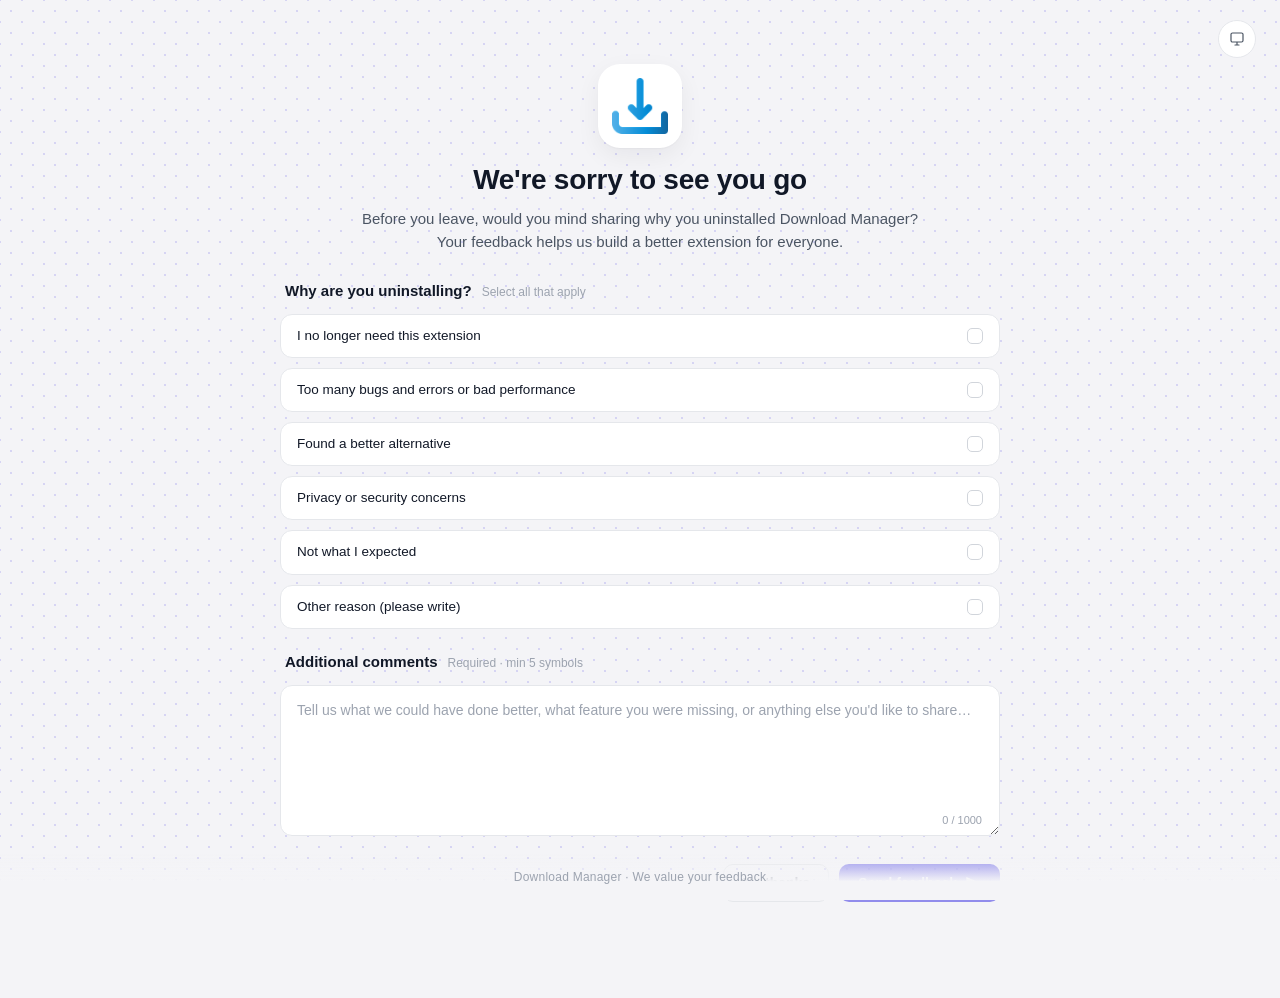
<file: uninstall/uninstall.html>
<!doctype html>
<html lang="en" data-theme="system">
  <head>
    <meta charset="UTF-8" />
    <meta name="viewport" content="width=device-width, initial-scale=1.0" />
    <title>Help us improve · Download Manager</title>
    <link rel="icon" type="image/png" href="../assets/Frame 11.png" />
    <link rel="stylesheet" href="uninstall.css" />
  </head>
  <body>
    <div class="bg-pattern" aria-hidden="true"></div>

    <div class="top-tools">
      <button
        type="button"
        class="theme-toggle"
        id="themeToggleBtn"
        aria-label="Switch appearance"
        title="Switch appearance"
      >
        <svg class="theme-toggle__icon theme-toggle__icon--system" viewBox="0 0 24 24" width="16" height="16" aria-hidden="true">
          <path
            fill="none"
            stroke="currentColor"
            stroke-width="1.8"
            stroke-linecap="round"
            stroke-linejoin="round"
            d="M3 5.25A2.25 2.25 0 0 1 5.25 3h13.5A2.25 2.25 0 0 1 21 5.25v9a2.25 2.25 0 0 1-2.25 2.25H5.25A2.25 2.25 0 0 1 3 14.25V5.25zM9 21h6M12 16.5V21"
          />
        </svg>
        <svg class="theme-toggle__icon theme-toggle__icon--light" viewBox="0 0 24 24" width="16" height="16" aria-hidden="true">
          <path
            fill="none"
            stroke="currentColor"
            stroke-width="1.8"
            stroke-linecap="round"
            stroke-linejoin="round"
            d="M12 4V2M12 22v-2M4 12H2M22 12h-2M5.64 5.64 4.22 4.22M19.78 19.78l-1.42-1.42M5.64 18.36l-1.42 1.42M19.78 4.22l-1.42 1.42"
          />
          <circle cx="12" cy="12" r="4.2" fill="none" stroke="currentColor" stroke-width="1.8" />
        </svg>
        <svg class="theme-toggle__icon theme-toggle__icon--dark" viewBox="0 0 24 24" width="16" height="16" aria-hidden="true">
          <path
            fill="none"
            stroke="currentColor"
            stroke-width="1.8"
            stroke-linecap="round"
            stroke-linejoin="round"
            d="M20.5 14.5A8.5 8.5 0 1 1 9.5 3.5a7 7 0 0 0 11 11z"
          />
        </svg>
      </button>
    </div>

    <main class="wizard">
      <section class="step is-active" id="formStep">
        <div class="step__body">
          <header class="step__head step__head--center">
            <div class="hero-logo" aria-hidden="true">
              <img src="../assets/Frame 14.png" alt="" />
            </div>
            <h1 class="step__title">We're sorry to see you go</h1>
            <p class="step__subtitle">
              Before you leave, would you mind sharing why you uninstalled Download Manager?
              Your feedback helps us build a better extension for everyone.
            </p>
          </header>

          <form class="feedback-form" id="feedbackForm" novalidate>
            <fieldset class="feedback-section">
              <legend class="feedback-section__legend">
                Why are you uninstalling? <span class="feedback-section__hint">Select all that apply</span>
              </legend>
              <div class="reason-grid" id="reasonGrid">
                <label class="chip-check">
                  <input type="checkbox" name="reason" value="no_longer_needed" />
                  <span class="chip-check__label">I no longer need this extension</span>
                  <span class="chip-check__dot" aria-hidden="true"></span>
                </label>
                <label class="chip-check">
                  <input type="checkbox" name="reason" value="bugs_or_performance" />
                  <span class="chip-check__label">Too many bugs and errors or bad performance</span>
                  <span class="chip-check__dot" aria-hidden="true"></span>
                </label>
                <label class="chip-check">
                  <input type="checkbox" name="reason" value="better_alternative" />
                  <span class="chip-check__label">Found a better alternative</span>
                  <span class="chip-check__dot" aria-hidden="true"></span>
                </label>
                <label class="chip-check">
                  <input type="checkbox" name="reason" value="privacy_concerns" />
                  <span class="chip-check__label">Privacy or security concerns</span>
                  <span class="chip-check__dot" aria-hidden="true"></span>
                </label>
                <label class="chip-check">
                  <input type="checkbox" name="reason" value="not_what_expected" />
                  <span class="chip-check__label">Not what I expected</span>
                  <span class="chip-check__dot" aria-hidden="true"></span>
                </label>
                <label class="chip-check">
                  <input type="checkbox" name="reason" value="other" />
                  <span class="chip-check__label">Other reason (please write)</span>
                  <span class="chip-check__dot" aria-hidden="true"></span>
                </label>
              </div>
            </fieldset>

            <fieldset class="feedback-section">
              <legend class="feedback-section__legend">
                Additional comments <span class="feedback-section__hint">Required · min 5 symbols</span>
              </legend>
              <div class="comment-wrap">
                <textarea
                  id="feedbackComment"
                  name="comment"
                  class="comment-area"
                  rows="5"
                  maxlength="1000"
                  required
                  aria-required="true"
                  aria-describedby="commentError"
                  placeholder="Tell us what we could have done better, what feature you were missing, or anything else you'd like to share…"
                ></textarea>
                <span class="comment-counter" id="commentCounter">0 / 1000</span>
              </div>
              <p class="field-error" id="commentError" role="alert" hidden>
                Please add a comment (at least 5 characters) before sending your feedback.
              </p>
            </fieldset>

            <div class="feedback-actions">
              <button type="button" class="btn btn--ghost" id="skipBtn">No thanks</button>
              <button type="submit" class="btn btn--primary" id="submitBtn">
                <span>Send feedback</span>
                <svg class="btn__icon" viewBox="0 0 24 24" width="16" height="16" aria-hidden="true">
                  <path fill="currentColor" d="M2 21l21-9L2 3v7l15 2-15 2z" />
                </svg>
              </button>
            </div>
          </form>
        </div>
      </section>

      <section class="step" id="thanksStep" aria-hidden="true">
        <div class="step__body step__body--center">
          <div class="done-mark" aria-hidden="true">
            <svg viewBox="0 0 48 48" width="64" height="64">
              <circle cx="24" cy="24" r="22" fill="none" stroke="currentColor" stroke-width="2" opacity=".25" />
              <path d="M14 24.5l7 7 14-14" fill="none" stroke="currentColor" stroke-width="3" stroke-linecap="round" stroke-linejoin="round" />
            </svg>
          </div>
          <h1 class="step__title">Thank you for your feedback</h1>
          <p class="step__subtitle">
            We really appreciate you taking the time to share your thoughts. Your input will help us
            improve Download Manager for everyone.
          </p>
          <p class="thanks-note">You can safely close this tab now.</p>
        </div>
      </section>
    </main>

    <footer class="bar" aria-hidden="true">
      <p class="bar__brand">Download Manager · We value your feedback</p>
    </footer>

    <script src="uninstall.js"></script>
  </body>
</html>
</file>
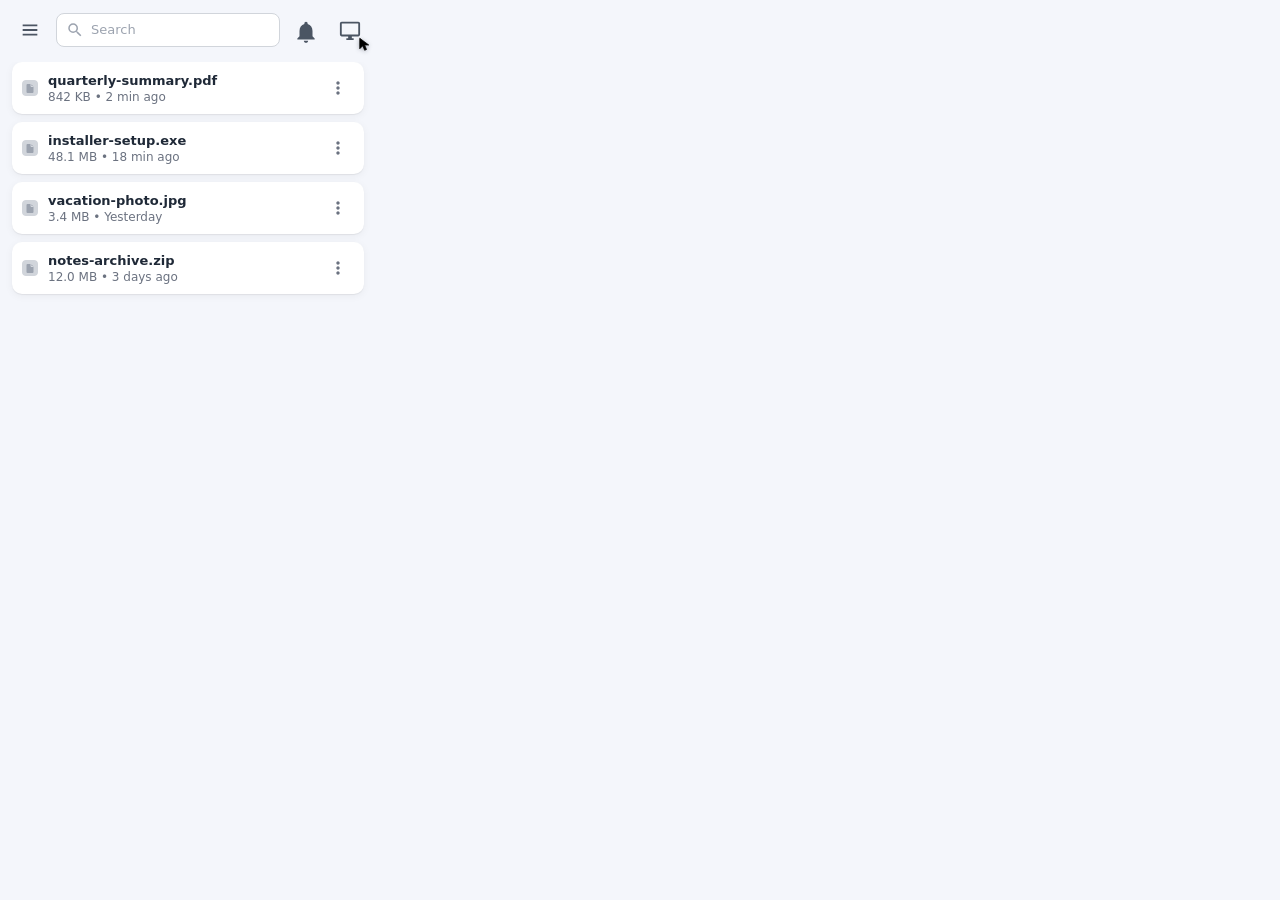
<file: welcome/popup-preview.html>
<!doctype html>
<html lang="en" data-theme="system" class="popup-preview-root">
  <head>
    <meta charset="UTF-8" />
    <meta name="viewport" content="width=device-width, initial-scale=1.0" />
    <title>Popup preview</title>
    <link rel="stylesheet" href="../popup.css" />
    <style>
      /* Compact preview inside welcome wizard */
      html.popup-preview-root body {
        width: 380px;
        height: 440px;
        min-height: 440px;
        max-height: 440px;
      }
      html.popup-preview-root .app {
        height: 440px;
        max-height: 440px;
      }

      /* Cursor hint pointing to the active preview button */
      .icon-btn--preview-hint {
        position: relative;
      }
      .preview-cursor-hint {
        position: absolute;
        right: -6px;
        bottom: -6px;
        width: 18px;
        height: 18px;
        pointer-events: none;
        filter: drop-shadow(0 1px 2px rgba(15, 23, 42, 0.35));
        animation: preview-cursor-bob 1.6s ease-in-out infinite;
        transform-origin: 30% 20%;
        color: #000000;
      }
      .preview-cursor-hint path {
        fill: currentColor;
        stroke: currentColor;
      }
      html[data-theme="dark"] .preview-cursor-hint {
        color: #ffffff;
        filter: drop-shadow(0 1px 2px rgba(0, 0, 0, 0.55));
      }
      @media (prefers-color-scheme: dark) {
        html[data-theme="system"] .preview-cursor-hint {
          color: #ffffff;
          filter: drop-shadow(0 1px 2px rgba(0, 0, 0, 0.55));
        }
      }
      @keyframes preview-cursor-bob {
        0%, 100% {
          transform: translate(0, 0) scale(1);
        }
        50% {
          transform: translate(-2px, -2px) scale(1.08);
        }
      }
      @media (prefers-reduced-motion: reduce) {
        .preview-cursor-hint {
          animation: none;
        }
      }

      /* ===== Filters demo animation ===== */
      html.popup-preview-root.is-filters-demo body {
        overflow: hidden;
      }

      html.popup-preview-root.is-filters-demo .downloads-list {
        pointer-events: none;
      }

      .demo-cursor {
        position: absolute;
        top: 0;
        left: 0;
        width: 20px;
        height: 20px;
        z-index: 1400;
        pointer-events: none;
        --demo-cursor-x: -100px;
        --demo-cursor-y: -100px;
        transform: translate3d(var(--demo-cursor-x), var(--demo-cursor-y), 0) scale(1);
        transition: transform 520ms cubic-bezier(0.45, 0, 0.25, 1),
          opacity 220ms ease;
        color: #0f172a;
        filter: drop-shadow(0 1px 2px rgba(15, 23, 42, 0.45));
        opacity: 0;
        will-change: transform;
      }

      .demo-cursor.is-visible {
        opacity: 1;
      }

      .demo-cursor.is-pressing {
        transform: translate3d(var(--demo-cursor-x), var(--demo-cursor-y), 0) scale(0.85);
        transition: transform 120ms ease-out;
      }

      .demo-cursor path {
        fill: currentColor;
        stroke: #ffffff;
        stroke-width: 1.2;
        stroke-linejoin: round;
      }

      html[data-theme="dark"] .demo-cursor {
        color: #f8fafc;
        filter: drop-shadow(0 1px 2px rgba(0, 0, 0, 0.65));
      }

      html[data-theme="dark"] .demo-cursor path {
        stroke: #0f172a;
      }

      @media (prefers-color-scheme: dark) {
        html[data-theme="system"] .demo-cursor {
          color: #f8fafc;
          filter: drop-shadow(0 1px 2px rgba(0, 0, 0, 0.65));
        }
        html[data-theme="system"] .demo-cursor path {
          stroke: #0f172a;
        }
      }

      .demo-click-ripple {
        position: absolute;
        top: 0;
        left: 0;
        width: 18px;
        height: 18px;
        margin: -9px 0 0 -9px;
        border-radius: 999px;
        background: rgba(59, 130, 246, 0.35);
        z-index: 1399;
        pointer-events: none;
        transform: translate3d(0, 0, 0) scale(0.4);
        opacity: 0;
        will-change: transform, opacity;
      }

      .demo-click-ripple.is-active {
        animation: demo-ripple 480ms ease-out forwards;
      }

      @keyframes demo-ripple {
        0% {
          opacity: 0.7;
          transform: translate3d(var(--demo-ripple-x, 0px), var(--demo-ripple-y, 0px), 0) scale(0.4);
        }
        100% {
          opacity: 0;
          transform: translate3d(var(--demo-ripple-x, 0px), var(--demo-ripple-y, 0px), 0) scale(2.6);
        }
      }

      /* Anchor dynamically-inserted menu to the preview instead of viewport. */
      html.popup-preview-root.is-filters-demo .toolbar-filter-menu.demo-filter-menu {
        position: absolute;
        min-width: 160px;
        background: var(--menu-bg);
        border: 1px solid var(--menu-border);
        border-radius: 8px;
        box-shadow: var(--menu-shadow);
        padding: 4px;
        overflow: hidden;
        opacity: 0;
        transform: translateY(-4px) scale(0.98);
        transform-origin: top left;
        transition: opacity 180ms ease, transform 180ms ease;
        z-index: 1300;
      }

      html.popup-preview-root.is-filters-demo .toolbar-filter-menu.demo-filter-menu.is-open {
        opacity: 1;
        transform: translateY(0) scale(1);
      }

      html.popup-preview-root.is-filters-demo .toolbar-filter-menu.demo-filter-menu[hidden] {
        display: none !important;
      }

      html.popup-preview-root.is-filters-demo .demo-filter-menu .toolbar-filter-menu__item {
        border-radius: 6px;
        border-color: transparent;
        padding: 7px 10px;
      }

      html.popup-preview-root.is-filters-demo .active-filters-bar.demo-active-filters-bar {
        padding: 0 12px 8px;
        max-height: 0;
        overflow: hidden;
        transition: max-height 240ms ease;
      }

      html.popup-preview-root.is-filters-demo .active-filters-bar.demo-active-filters-bar.is-visible {
        max-height: 64px;
      }

      html.popup-preview-root.is-filters-demo .active-filter-chip {
        opacity: 0;
        transform: translateY(-4px) scale(0.96);
        transition: opacity 200ms ease, transform 200ms ease;
      }

      html.popup-preview-root.is-filters-demo .active-filter-chip.is-visible {
        opacity: 1;
        transform: translateY(0) scale(1);
      }

      /* Downloads list collapses as filters narrow the result set. */
      html.popup-preview-root.is-filters-demo .download-item {
        max-height: 80px;
        overflow: hidden;
        transition:
          opacity 260ms ease,
          transform 260ms ease,
          max-height 340ms ease,
          margin 340ms ease,
          padding 340ms ease,
          border-width 340ms ease;
      }

      html.popup-preview-root.is-filters-demo .download-item.is-filtered-out {
        opacity: 0;
        max-height: 0;
        margin-top: 0 !important;
        margin-bottom: 0 !important;
        padding-top: 0 !important;
        padding-bottom: 0 !important;
        border-top-width: 0 !important;
        border-bottom-width: 0 !important;
        transform: translateY(-6px);
        pointer-events: none;
      }

      @media (prefers-reduced-motion: reduce) {
        .demo-cursor,
        .demo-click-ripple,
        .demo-filter-menu,
        .active-filter-chip,
        .active-filters-bar.demo-active-filters-bar {
          transition: none !important;
          animation: none !important;
        }
      }
    </style>
  </head>
  <body>
    <main class="app">
      <header class="app__header">
        <div class="toolbar" role="toolbar" aria-label="Preview toolbar">
          <button type="button" class="icon-btn" tabindex="-1" aria-hidden="true" disabled data-hint-target="filters">
            <svg class="icon-btn__svg" viewBox="0 0 24 24" aria-hidden="true">
              <path fill="currentColor" d="M4 6h16v2H4V6zm0 5h16v2H4v-2zm0 5h16v2H4v-2z" />
            </svg>
          </button>
          <label class="search-field" aria-hidden="true">
            <span class="search-field__icon" aria-hidden="true">
              <svg class="search-field__icon-svg" viewBox="0 0 24 24">
                <path
                  fill="currentColor"
                  d="M15.5 14h-.79l-.28-.27A6.471 6.471 0 0 0 16 9.5 6.5 6.5 0 1 0 9.5 16c1.61 0 3.09-.59 4.23-1.57l.27.28v.79l5 4.99L20.49 19l-4.99-5zm-6 0C7.01 14 5 11.99 5 9.5S7.01 5 9.5 5 14 7.01 14 9.5 11.99 14 9.5 14z"
                />
              </svg>
            </span>
            <input
              type="search"
              class="search-field__input"
              value=""
              placeholder="Search"
              autocomplete="off"
              tabindex="-1"
              readonly
            />
          </label>
          <button type="button" class="icon-btn notifications-toggle" tabindex="-1" aria-hidden="true" disabled data-hint-target="notifications">
            <svg class="icon-btn__svg notifications-toggle__icon" viewBox="0 0 24 24" aria-hidden="true">
              <path
                fill="currentColor"
                d="M12 22c1.1 0 2-.9 2-2h-4c0 1.1.9 2 2 2zm6-6V11c0-3.07-1.64-5.64-4.5-6.32V4c0-.83-.67-1.5-1.5-1.5S10.5 3.17 10.5 4v.68C7.63 5.36 6 7.92 6 11v5l-2 2v1h16v-1l-2-2z"
              />
            </svg>
          </button>
          <button
            type="button"
            class="icon-btn theme-toggle theme-toggle--system"
            tabindex="-1"
            aria-hidden="true"
            disabled
            data-hint-target="theme"
          >
            <svg class="icon-btn__svg theme-toggle__icon theme-toggle__icon--system" viewBox="0 0 24 24" aria-hidden="true">
              <path
                fill="currentColor"
                d="M21 3H3c-1.1 0-2 .9-2 2v12c0 1.1.9 2 2 2h7v2H8v2h8v-2h-2v-2h7c1.1 0 2-.9 2-2V5c0-1.1-.9-2-2-2zm0 14H3V5h18v12z"
              />
            </svg>
            <svg class="icon-btn__svg theme-toggle__icon theme-toggle__icon--light" viewBox="0 0 24 24" aria-hidden="true">
              <path
                fill="currentColor"
                d="M12 7c-2.76 0-5 2.24-5 5s2.24 5 5 5 5-2.24 5-5-2.24-5-5-5zM2 13h2c.55 0 1-.45 1-1s-.45-1-1-1H2c-.55 0-1 .45-1 1s.45 1 1 1zm18 0h2c.55 0 1-.45 1-1s-.45-1-1-1h-2c-.55 0-1 .45-1 1s.45 1 1 1zM11 5V3c0-.55.45-1 1-1s1 .45 1 1v2c0 .55-.45 1-1 1s-1-.45-1-1zm0 16v-2c0-.55.45-1 1-1s1 .45 1 1v2c0 .55-.45 1-1 1s-1-.45-1-1zm5.66-12.95l1.41-1.41c.39-.39.39-1.02 0-1.41s-1.02-.39-1.41 0l-1.41 1.41c-.39.39-.39 1.02 0 1.41.39.39 1.02.39 1.41 0zM7.05 18.36l-1.41 1.41c-.39.39-.39 1.02 0 1.41s1.02.39 1.41 0l1.41-1.41c.39-.39.39-1.02 0-1.41-.39-.39-1.02-.39-1.41 0zm11.31-1.41c.39.39 1.02.39 1.41 0l1.41-1.41c.39-.39.39-1.02 0-1.41s-1.02-.39-1.41 0l-1.41 1.41c-.39.39-.39 1.02 0 1.41zM6.36 7.05l1.41-1.41c.39-.39.39-1.02 0-1.41s-1.02-.39-1.41 0l-1.41 1.41c-.39.39-.39 1.02 0 1.41.39.39 1.02.39 1.41 0z"
              />
            </svg>
            <svg class="icon-btn__svg theme-toggle__icon theme-toggle__icon--dark" viewBox="0 0 24 24" aria-hidden="true">
              <path
                fill="currentColor"
                d="M12 3c-4.97 0-9 4.03-9 9s4.03 9 9 9 9-4.03 9-9c0-.46-.04-.92-.1-1.36-.98 1.37-2.58 2.26-4.4 2.26-2.98 0-5.4-2.42-5.4-5.4 0-1.81.89-3.42 2.26-4.4-.44-.06-.9-.1-1.36-.1z"
              />
            </svg>
          </button>
        </div>
      </header>

      <ul class="downloads-list" aria-label="Downloads preview">
        <li class="download-item download-item--complete">
          <img
            class="download-item__icon"
            src="data:image/svg+xml;utf8,<svg xmlns='http://www.w3.org/2000/svg' width='64' height='64' viewBox='0 0 64 64'><rect width='64' height='64' rx='12' fill='%23D1D5DB'/><path d='M22 16h14l10 10v22a4 4 0 0 1-4 4H22a4 4 0 0 1-4-4V20a4 4 0 0 1 4-4z' fill='%239CA3AF'/><path d='M36 16v10h10' fill='none' stroke='%23E5E7EB' stroke-width='3'/></svg>"
            alt=""
            draggable="false"
          />
          <div class="download-item__body" tabindex="-1" aria-hidden="true">
            <div class="download-item__content">
              <p class="download-item__title">quarterly-summary.pdf</p>
              <div class="download-item__meta">842 KB • 2 min ago</div>
            </div>
          </div>
          <div class="download-item__actions">
            <button type="button" class="download-item__menu-btn" tabindex="-1" disabled aria-hidden="true">
              <svg class="download-item__menu-btn-svg" viewBox="0 0 24 24" aria-hidden="true">
                <path
                  fill="currentColor"
                  d="M12 8c1.1 0 2-.9 2-2s-.9-2-2-2-2 .9-2 2 .9 2 2 2zm0 2c-1.1 0-2 .9-2 2s.9 2 2 2 2-.9 2-2-.9-2-2-2zm0 6c-1.1 0-2 .9-2 2s.9 2 2 2 2-.9 2-2-.9-2-2-2z"
                />
              </svg>
            </button>
          </div>
        </li>
        <li class="download-item download-item--complete">
          <img
            class="download-item__icon"
            src="data:image/svg+xml;utf8,<svg xmlns='http://www.w3.org/2000/svg' width='64' height='64' viewBox='0 0 64 64'><rect width='64' height='64' rx='12' fill='%23D1D5DB'/><path d='M22 16h14l10 10v22a4 4 0 0 1-4 4H22a4 4 0 0 1-4-4V20a4 4 0 0 1 4-4z' fill='%239CA3AF'/><path d='M36 16v10h10' fill='none' stroke='%23E5E7EB' stroke-width='3'/></svg>"
            alt=""
            draggable="false"
          />
          <div class="download-item__body" tabindex="-1" aria-hidden="true">
            <div class="download-item__content">
              <p class="download-item__title">installer-setup.exe</p>
              <div class="download-item__meta">48.1 MB • 18 min ago</div>
            </div>
          </div>
          <div class="download-item__actions">
            <button type="button" class="download-item__menu-btn" tabindex="-1" disabled aria-hidden="true">
              <svg class="download-item__menu-btn-svg" viewBox="0 0 24 24" aria-hidden="true">
                <path
                  fill="currentColor"
                  d="M12 8c1.1 0 2-.9 2-2s-.9-2-2-2-2 .9-2 2 .9 2 2 2zm0 2c-1.1 0-2 .9-2 2s.9 2 2 2 2-.9 2-2-.9-2-2-2zm0 6c-1.1 0-2 .9-2 2s.9 2 2 2 2-.9 2-2-.9-2-2-2z"
                />
              </svg>
            </button>
          </div>
        </li>
        <li class="download-item download-item--complete">
          <img
            class="download-item__icon"
            src="data:image/svg+xml;utf8,<svg xmlns='http://www.w3.org/2000/svg' width='64' height='64' viewBox='0 0 64 64'><rect width='64' height='64' rx='12' fill='%23D1D5DB'/><path d='M22 16h14l10 10v22a4 4 0 0 1-4 4H22a4 4 0 0 1-4-4V20a4 4 0 0 1 4-4z' fill='%239CA3AF'/><path d='M36 16v10h10' fill='none' stroke='%23E5E7EB' stroke-width='3'/></svg>"
            alt=""
            draggable="false"
          />
          <div class="download-item__body" tabindex="-1" aria-hidden="true">
            <div class="download-item__content">
              <p class="download-item__title">vacation-photo.jpg</p>
              <div class="download-item__meta">3.4 MB • Yesterday</div>
            </div>
          </div>
          <div class="download-item__actions">
            <button type="button" class="download-item__menu-btn" tabindex="-1" disabled aria-hidden="true">
              <svg class="download-item__menu-btn-svg" viewBox="0 0 24 24" aria-hidden="true">
                <path
                  fill="currentColor"
                  d="M12 8c1.1 0 2-.9 2-2s-.9-2-2-2-2 .9-2 2 .9 2 2 2zm0 2c-1.1 0-2 .9-2 2s.9 2 2 2 2-.9 2-2-.9-2-2-2zm0 6c-1.1 0-2 .9-2 2s.9 2 2 2 2-.9 2-2-.9-2-2-2z"
                />
              </svg>
            </button>
          </div>
        </li>
        <li class="download-item download-item--complete">
          <img
            class="download-item__icon"
            src="data:image/svg+xml;utf8,<svg xmlns='http://www.w3.org/2000/svg' width='64' height='64' viewBox='0 0 64 64'><rect width='64' height='64' rx='12' fill='%23D1D5DB'/><path d='M22 16h14l10 10v22a4 4 0 0 1-4 4H22a4 4 0 0 1-4-4V20a4 4 0 0 1 4-4z' fill='%239CA3AF'/><path d='M36 16v10h10' fill='none' stroke='%23E5E7EB' stroke-width='3'/></svg>"
            alt=""
            draggable="false"
          />
          <div class="download-item__body" tabindex="-1" aria-hidden="true">
            <div class="download-item__content">
              <p class="download-item__title">notes-archive.zip</p>
              <div class="download-item__meta">12.0 MB • 3 days ago</div>
            </div>
          </div>
          <div class="download-item__actions">
            <button type="button" class="download-item__menu-btn" tabindex="-1" disabled aria-hidden="true">
              <svg class="download-item__menu-btn-svg" viewBox="0 0 24 24" aria-hidden="true">
                <path
                  fill="currentColor"
                  d="M12 8c1.1 0 2-.9 2-2s-.9-2-2-2-2 .9-2 2 .9 2 2 2zm0 2c-1.1 0-2 .9-2 2s.9 2 2 2 2-.9 2-2-.9-2-2-2zm0 6c-1.1 0-2 .9-2 2s.9 2 2 2 2-.9 2-2-.9-2-2-2z"
                />
              </svg>
            </button>
          </div>
        </li>
      </ul>
    </main>
    <script src="popup-preview.js"></script>
  </body>
</html>
</file>
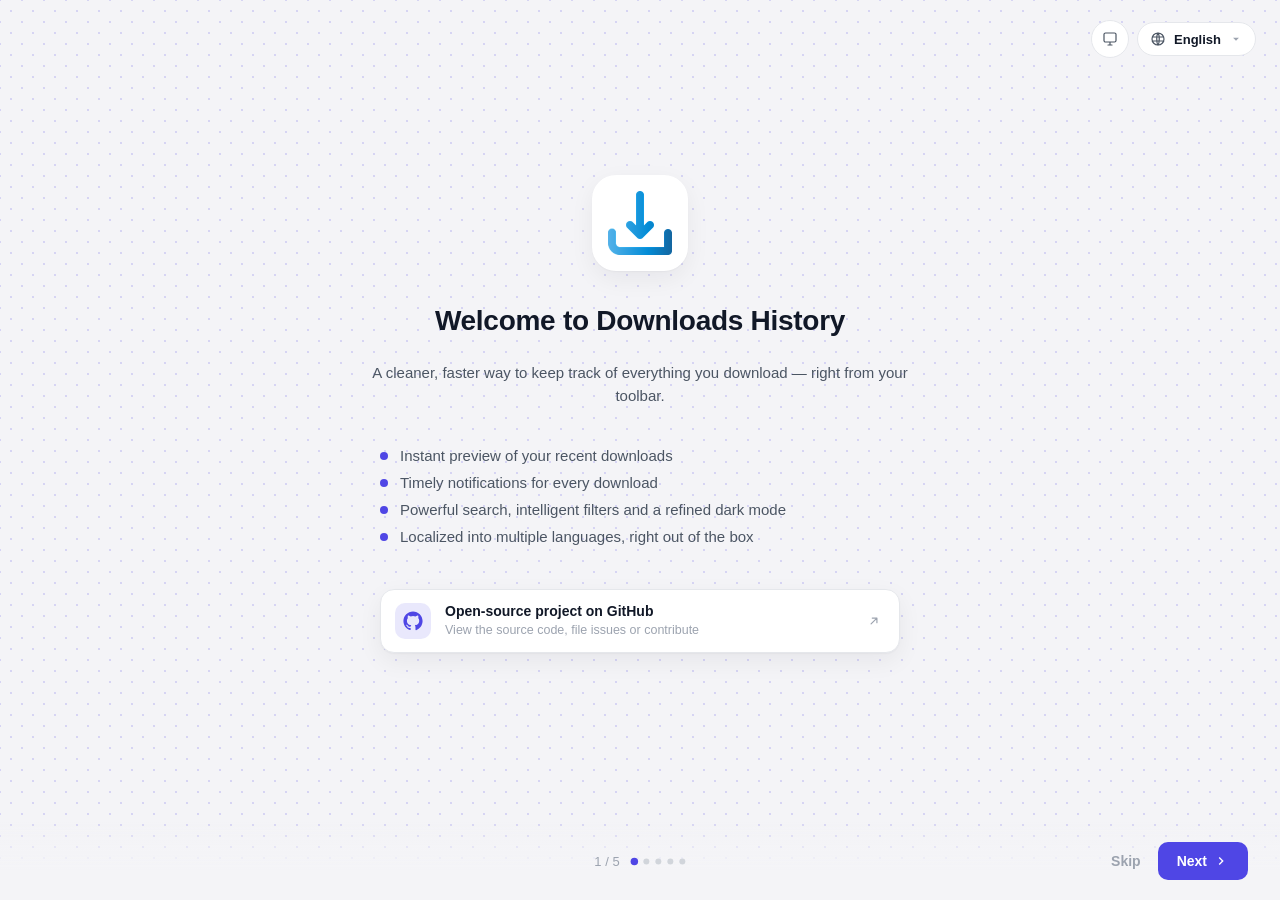
<file: welcome/welcome.html>
<!doctype html>
<html lang="en" data-theme="system">
  <head>
    <meta charset="UTF-8" />
    <meta name="viewport" content="width=device-width, initial-scale=1.0" />
    <title>Welcome to Download Manager</title>
    <link rel="icon" type="image/png" href="../assets/Frame 11.png" />
    <link rel="stylesheet" href="welcome.css" />
  </head>
  <body>
    <div class="bg-pattern" aria-hidden="true"></div>

    <div class="top-tools">
    <button
      type="button"
      class="theme-toggle"
      id="themeToggleBtn"
      aria-label="Switch appearance"
      title="Switch appearance"
    >
      <svg class="theme-toggle__icon theme-toggle__icon--system" viewBox="0 0 24 24" width="16" height="16" aria-hidden="true">
        <path
          fill="none"
          stroke="currentColor"
          stroke-width="1.8"
          stroke-linecap="round"
          stroke-linejoin="round"
          d="M3 5.25A2.25 2.25 0 0 1 5.25 3h13.5A2.25 2.25 0 0 1 21 5.25v9a2.25 2.25 0 0 1-2.25 2.25H5.25A2.25 2.25 0 0 1 3 14.25V5.25zM9 21h6M12 16.5V21"
        />
      </svg>
      <svg class="theme-toggle__icon theme-toggle__icon--light" viewBox="0 0 24 24" width="16" height="16" aria-hidden="true">
        <path
          fill="none"
          stroke="currentColor"
          stroke-width="1.8"
          stroke-linecap="round"
          stroke-linejoin="round"
          d="M12 4V2M12 22v-2M4 12H2M22 12h-2M5.64 5.64 4.22 4.22M19.78 19.78l-1.42-1.42M5.64 18.36l-1.42 1.42M19.78 4.22l-1.42 1.42"
        />
        <circle cx="12" cy="12" r="4.2" fill="none" stroke="currentColor" stroke-width="1.8" />
      </svg>
      <svg class="theme-toggle__icon theme-toggle__icon--dark" viewBox="0 0 24 24" width="16" height="16" aria-hidden="true">
        <path
          fill="none"
          stroke="currentColor"
          stroke-width="1.8"
          stroke-linecap="round"
          stroke-linejoin="round"
          d="M20.5 14.5A8.5 8.5 0 1 1 9.5 3.5a7 7 0 0 0 11 11z"
        />
      </svg>
    </button>

    <div class="lang-switch" id="langSwitch">
      <button
        type="button"
        class="lang-switch__btn"
        id="langSwitchBtn"
        aria-haspopup="listbox"
        aria-expanded="false"
        aria-label="Change language"
      >
        <svg class="lang-switch__icon" viewBox="0 0 24 24" width="16" height="16" aria-hidden="true">
          <path
            fill="none"
            stroke="currentColor"
            stroke-width="1.8"
            stroke-linecap="round"
            stroke-linejoin="round"
            d="M12 3a9 9 0 1 0 0 18 9 9 0 0 0 0-18zm0 0c2.5 3 2.5 15 0 18m0-18c-2.5 3-2.5 15 0 18M3.3 9h17.4M3.3 15h17.4"
          />
        </svg>
        <span class="lang-switch__label" id="langSwitchLabel">English</span>
        <svg class="lang-switch__chev" viewBox="0 0 24 24" width="14" height="14" aria-hidden="true">
          <path fill="currentColor" d="M7 10l5 5 5-5z" />
        </svg>
      </button>
      <ul class="lang-switch__menu" id="langSwitchMenu" role="listbox" hidden>
        <li role="option" data-lang="en" tabindex="0"><span class="lang-switch__code">EN</span>English (US)</li>
        <li role="option" data-lang="ru" tabindex="0"><span class="lang-switch__code">RU</span>Русский</li>
        <li role="option" data-lang="de" tabindex="0"><span class="lang-switch__code">DE</span>Deutsch</li>
        <li role="option" data-lang="zh" tabindex="0"><span class="lang-switch__code">ZH</span>中文</li>
      </ul>
    </div>
    </div>

    <main class="wizard" aria-live="polite">
      <!-- Step 1: Welcome -->
      <section class="step is-active" data-step="welcome">
        <div class="step__body step__body--center">
          <div class="hero-logo" aria-hidden="true">
            <img src="../assets/Frame 14.png" alt="" />
          </div>
          <h1 class="step__title" data-i18n="welcome_title">Welcome to Downloads History</h1>
          <p class="step__subtitle" data-i18n="welcome_subtitle">
            A cleaner, faster way to track everything you download — right from your toolbar.
          </p>
          <ul class="feature-list">
            <li>
              <span class="feature-list__dot"></span>
              <span data-i18n="welcome_feature_1">Instant preview of your recent downloads</span>
            </li>
            <li>
              <span class="feature-list__dot"></span>
              <span data-i18n="welcome_feature_2">Timely notifications for every download</span>
            </li>
            <li>
              <span class="feature-list__dot"></span>
              <span data-i18n="welcome_feature_3">Powerful search, smart filters and a refined dark mode</span>
            </li>
            <li>
              <span class="feature-list__dot"></span>
              <span data-i18n="welcome_feature_4">Localized into multiple languages, right out of the box</span>
            </li>
          </ul>

          <a
            class="oss-link"
            href="https://github.com/bananje/DownloadManager"
            target="_blank"
            rel="noopener noreferrer"
            id="ossLink"
          >
            <span class="oss-link__icon" aria-hidden="true">
              <svg viewBox="0 0 24 24" width="20" height="20">
                <path
                  fill="currentColor"
                  d="M12 .5C5.65.5.5 5.65.5 12c0 5.08 3.29 9.39 7.86 10.91.58.11.79-.25.79-.56v-2c-3.2.7-3.87-1.37-3.87-1.37-.52-1.33-1.28-1.69-1.28-1.69-1.05-.72.08-.7.08-.7 1.16.08 1.77 1.19 1.77 1.19 1.03 1.77 2.7 1.26 3.36.96.1-.75.4-1.26.73-1.55-2.55-.29-5.24-1.28-5.24-5.69 0-1.26.45-2.29 1.19-3.1-.12-.29-.52-1.47.11-3.06 0 0 .97-.31 3.18 1.18a11.05 11.05 0 0 1 5.79 0c2.2-1.49 3.18-1.18 3.18-1.18.63 1.59.23 2.77.11 3.06.74.81 1.19 1.84 1.19 3.1 0 4.42-2.69 5.4-5.25 5.69.41.36.78 1.07.78 2.16v3.2c0 .31.21.68.8.56C20.21 21.38 23.5 17.07 23.5 12 23.5 5.65 18.35.5 12 .5z"
                />
              </svg>
            </span>
            <span class="oss-link__text">
              <span class="oss-link__title" data-i18n="welcome_oss_title">Open-source project on GitHub</span>
              <span class="oss-link__sub" data-i18n="welcome_oss_sub">View the source code, file issues or contribute</span>
            </span>
            <svg class="oss-link__chev" viewBox="0 0 24 24" width="14" height="14" aria-hidden="true">
              <path
                fill="none"
                stroke="currentColor"
                stroke-width="2"
                stroke-linecap="round"
                stroke-linejoin="round"
                d="M7 17 17 7M9 7h8v8"
              />
            </svg>
          </a>
        </div>
      </section>

      <!-- Step 2: Popup preview + extension theme (same storage key as popup.js) -->
      <section class="step" data-step="preview">
        <div class="step__body">
          <header class="step__head step__head--center">
            <h1 class="step__title" data-i18n="preview_title">Choose the popup theme</h1>
            <p class="step__subtitle" data-i18n="preview_subtitle">
              The preview on the left shows the real extension popup.
            </p>
          </header>

          <div class="preview-popup-row">
            <div class="preview-popup-row__mock">
              <div class="popup-preview-shell">
                <iframe
                  id="popupPreviewFrame"
                  class="popup-preview-shell__iframe"
                  src="popup-preview.html?hint=theme"
                  title="Downloads popup preview"
                  tabindex="-1"
                ></iframe>
              </div>
            </div>
            <div class="preview-popup-row__themes" role="radiogroup" aria-label="Extension theme">
              <p class="preview-popup-row__themes-label" data-i18n="theme_title">Choose your theme</p>
              <div class="theme-radio-stack">
                <label class="radio-card">
                  <input type="radio" name="theme" value="system" checked />
                  <span class="radio-card__dot" aria-hidden="true"></span>
                  <span class="radio-card__title" data-i18n="theme_system">System default</span>
                  <span class="radio-card__sub" data-i18n="theme_hint_system">Follows your device</span>
                </label>
                <label class="radio-card">
                  <input type="radio" name="theme" value="light" />
                  <span class="radio-card__dot" aria-hidden="true"></span>
                  <span class="radio-card__title" data-i18n="theme_light">Light</span>
                  <span class="radio-card__sub" data-i18n="theme_hint_light">Bright interface</span>
                </label>
                <label class="radio-card">
                  <input type="radio" name="theme" value="dark" />
                  <span class="radio-card__dot" aria-hidden="true"></span>
                  <span class="radio-card__title" data-i18n="theme_dark">Dark</span>
                  <span class="radio-card__sub" data-i18n="theme_hint_dark">Easier in low light</span>
                </label>
              </div>
              <p class="preview-popup-row__themes-sub" data-i18n="theme_subtitle">
                You can always change it later from the popup settings
              </p>
            </div>
          </div>
        </div>
      </section>

      <!-- Step 3: Notifications -->
      <section class="step" data-step="notifications">
        <div class="step__body">
          <header class="step__head step__head--center">
            <h1 class="step__title" data-i18n="notif_title">Stay in the loop</h1>
            <p class="step__subtitle" data-i18n="notif_subtitle">
              Get a gentle heads-up the moment a download finishes. You can always turn it off from the popup.
            </p>
          </header>

          <div class="notif-stage is-enabled" id="notifStage" aria-live="polite">
            <div class="notif-stage__shells" id="notifStageShells" aria-hidden="true">
              <div class="notif-shell notif-shell--success" data-pos="tl">
                <div class="notif-shell__icon-wrap">
                  <svg class="notif-shell__icon" viewBox="0 0 24 24" aria-hidden="true">
                    <path fill="currentColor" d="M9 16.2 4.8 12l-1.4 1.4L9 19l12-12-1.4-1.4z"/>
                  </svg>
                </div>
                <div class="notif-shell__content">
                  <div class="notif-shell__header">
                    <p class="notif-shell__title">quarterly-summary.pdf</p>
                    <span class="notif-shell__status" data-i18n="notif_demo_status_success">Downloaded</span>
                  </div>
                  <p class="notif-shell__meta"><span>842 KB</span> · <span data-i18n="notif_demo_meta_now">just now</span></p>
                </div>
              </div>

              <div class="notif-shell notif-shell--error" data-pos="tr">
                <div class="notif-shell__icon-wrap">
                  <svg class="notif-shell__icon" viewBox="0 0 24 24" aria-hidden="true">
                    <path fill="currentColor" d="M12 2 1 21h22L12 2zm0 6 7.5 13h-15L12 8zm-1 4v4h2v-4h-2zm0 5v2h2v-2h-2z"/>
                  </svg>
                </div>
                <div class="notif-shell__content">
                  <div class="notif-shell__header">
                    <p class="notif-shell__title">vacation-photo.jpg</p>
                    <span class="notif-shell__status" data-i18n="notif_demo_status_error">Error</span>
                  </div>
                  <p class="notif-shell__meta" data-i18n="notif_demo_error_meta">Connection lost</p>
                </div>
              </div>

              <div class="notif-shell notif-shell--success" data-pos="ml">
                <div class="notif-shell__icon-wrap">
                  <svg class="notif-shell__icon" viewBox="0 0 24 24" aria-hidden="true">
                    <path fill="currentColor" d="M9 16.2 4.8 12l-1.4 1.4L9 19l12-12-1.4-1.4z"/>
                  </svg>
                </div>
                <div class="notif-shell__content">
                  <div class="notif-shell__header">
                    <p class="notif-shell__title">installer-setup.exe</p>
                    <span class="notif-shell__status" data-i18n="notif_demo_status_success">Downloaded</span>
                  </div>
                  <p class="notif-shell__meta"><span>48.1 MB</span> · <span data-i18n="notif_demo_meta_seconds">2 seconds ago</span></p>
                </div>
              </div>

              <div class="notif-shell notif-shell--error" data-pos="mr">
                <div class="notif-shell__icon-wrap">
                  <svg class="notif-shell__icon" viewBox="0 0 24 24" aria-hidden="true">
                    <path fill="currentColor" d="M12 2 1 21h22L12 2zm0 6 7.5 13h-15L12 8zm-1 4v4h2v-4h-2zm0 5v2h2v-2h-2z"/>
                  </svg>
                </div>
                <div class="notif-shell__content">
                  <div class="notif-shell__header">
                    <p class="notif-shell__title">notes-archive.zip</p>
                    <span class="notif-shell__status" data-i18n="notif_demo_status_error">Error</span>
                  </div>
                  <p class="notif-shell__meta" data-i18n="notif_demo_error_meta_2">Network interrupted</p>
                </div>
              </div>

              <div class="notif-shell notif-shell--success" data-pos="bl">
                <div class="notif-shell__icon-wrap">
                  <svg class="notif-shell__icon" viewBox="0 0 24 24" aria-hidden="true">
                    <path fill="currentColor" d="M9 16.2 4.8 12l-1.4 1.4L9 19l12-12-1.4-1.4z"/>
                  </svg>
                </div>
                <div class="notif-shell__content">
                  <div class="notif-shell__header">
                    <p class="notif-shell__title">report-march.xlsx</p>
                    <span class="notif-shell__status" data-i18n="notif_demo_status_success">Downloaded</span>
                  </div>
                  <p class="notif-shell__meta"><span>612 KB</span> · <span data-i18n="notif_demo_meta_minute">1 min ago</span></p>
                </div>
              </div>

              <div class="notif-shell notif-shell--error" data-pos="br">
                <div class="notif-shell__icon-wrap">
                  <svg class="notif-shell__icon" viewBox="0 0 24 24" aria-hidden="true">
                    <path fill="currentColor" d="M12 2 1 21h22L12 2zm0 6 7.5 13h-15L12 8zm-1 4v4h2v-4h-2zm0 5v2h2v-2h-2z"/>
                  </svg>
                </div>
                <div class="notif-shell__content">
                  <div class="notif-shell__header">
                    <p class="notif-shell__title">long-film-4k.mkv</p>
                    <span class="notif-shell__status" data-i18n="notif_demo_status_error">Error</span>
                  </div>
                  <p class="notif-shell__meta" data-i18n="notif_demo_error_meta_3">Not enough disk space</p>
                </div>
              </div>
            </div>

            <div class="notif-stage__mock">
              <div class="popup-preview-shell">
                <iframe
                  id="notifPopupPreviewFrame"
                  class="popup-preview-shell__iframe"
                  src="popup-preview.html?hint=notifications"
                  title="Downloads popup preview"
                  tabindex="-1"
                ></iframe>
              </div>
            </div>
          </div>

          <div class="notif-switch" role="radiogroup" aria-label="Notifications setting">
            <button
              type="button"
              class="notif-switch__btn is-active"
              id="notifEnableBtn"
              data-notif="on"
              role="radio"
              aria-checked="true"
            >
              <svg class="notif-switch__icon" viewBox="0 0 24 24" width="16" height="16" aria-hidden="true">
                <path fill="currentColor" d="M12 22a2.5 2.5 0 0 0 2.45-2h-4.9A2.5 2.5 0 0 0 12 22zm6-6V11a6 6 0 0 0-5-5.92V4a1 1 0 1 0-2 0v1.08A6 6 0 0 0 6 11v5l-2 2v1h16v-1l-2-2z"/>
              </svg>
              <span data-i18n="notif_btn_enable">Enable notifications</span>
            </button>
            <button
              type="button"
              class="notif-switch__btn"
              id="notifDisableBtn"
              data-notif="off"
              role="radio"
              aria-checked="false"
            >
              <svg class="notif-switch__icon" viewBox="0 0 24 24" width="16" height="16" aria-hidden="true">
                <path fill="currentColor" d="M4.4 3 3 4.4l5.3 5.3A6 6 0 0 0 6 11v5l-2 2v1h14.6l2 2 1.4-1.4L4.4 3zM18 16V11a6 6 0 0 0-9.8-4.62l9.8 9.8L18 16zM12 22a2.5 2.5 0 0 0 2.45-2h-4.9A2.5 2.5 0 0 0 12 22z"/>
              </svg>
              <span data-i18n="notif_btn_disable">Disable</span>
            </button>
          </div>
        </div>
      </section>

      <!-- Step 4: Filters -->
      <section class="step" data-step="filters">
        <div class="step__body">
          <header class="step__head step__head--center">
            <h1 class="step__title" data-i18n="filters_title">Shape your downloads with smart filters</h1>
            <p class="step__subtitle" data-i18n="filters_subtitle">
              The extension lets you manage files through a set of advanced filters — sort, narrow down by date and pick just the file types you need.
            </p>
          </header>

          <div class="preview-popup-row">
            <div class="preview-popup-row__mock">
              <div class="popup-preview-shell">
                <iframe
                  id="filtersPopupPreviewFrame"
                  class="popup-preview-shell__iframe"
                  src="popup-preview.html?hint=filters"
                  title="Downloads popup preview"
                  tabindex="-1"
                ></iframe>
              </div>
            </div>
            <div class="preview-popup-row__filters">
              <p class="preview-popup-row__themes-label" data-i18n="filters_list_label">Filters you can combine</p>
              <ul class="filter-feature-list">
                <li>
                  <span class="filter-feature-list__dot"></span>
                  <div class="filter-feature-list__text">
                    <span class="filter-feature-list__title" data-i18n="filters_item_name_title">Sort by name</span>
                    <span class="filter-feature-list__sub" data-i18n="filters_item_name_sub">Arrange files alphabetically, ascending or descending.</span>
                  </div>
                </li>
                <li>
                  <span class="filter-feature-list__dot"></span>
                  <div class="filter-feature-list__text">
                    <span class="filter-feature-list__title" data-i18n="filters_item_size_title">Sort by size</span>
                    <span class="filter-feature-list__sub" data-i18n="filters_item_size_sub">Find the heaviest or the lightest files at a glance.</span>
                  </div>
                </li>
                <li>
                  <span class="filter-feature-list__dot"></span>
                  <div class="filter-feature-list__text">
                    <span class="filter-feature-list__title" data-i18n="filters_item_date_title">Date range</span>
                    <span class="filter-feature-list__sub" data-i18n="filters_item_date_sub">Pick today, this week, this month or a custom interval.</span>
                  </div>
                </li>
                <li>
                  <span class="filter-feature-list__dot"></span>
                  <div class="filter-feature-list__text">
                    <span class="filter-feature-list__title" data-i18n="filters_item_type_title">File types</span>
                    <span class="filter-feature-list__sub" data-i18n="filters_item_type_sub">Show only images, video, archives, programs or documents.</span>
                  </div>
                </li>
              </ul>
              <p class="preview-popup-row__themes-sub" data-i18n="filters_list_sub">
                Active filters appear as chips at the top of the popup — remove them at any time.
              </p>
            </div>
          </div>
        </div>
      </section>

      <!-- Step 5: Done -->
      <section class="step" data-step="done">
        <div class="step__body step__body--center">
          <div class="done-mark" aria-hidden="true">
            <svg viewBox="0 0 48 48" width="64" height="64">
              <circle cx="24" cy="24" r="22" fill="none" stroke="currentColor" stroke-width="2" opacity=".25"/>
              <path d="M14 24.5l7 7 14-14" fill="none" stroke="currentColor" stroke-width="3" stroke-linecap="round" stroke-linejoin="round"/>
            </svg>
          </div>
          <h1 class="step__title" data-i18n="done_title">You’re all set!</h1>
          <p class="step__subtitle" data-i18n="done_subtitle">
            Pin Downloads History to your toolbar so it’s always one click away.
          </p>

          <div class="pin-hint">
            <div class="pin-hint__step">
              <span class="pin-hint__num">1</span>
              <span data-i18n="done_pin_1">Click the puzzle piece in the top-right corner</span>
            </div>
            <div class="pin-hint__step">
              <span class="pin-hint__num">2</span>
              <span data-i18n="done_pin_2">Find “Download Manager”</span>
            </div>
            <div class="pin-hint__step">
              <span class="pin-hint__num">3</span>
              <span data-i18n="done_pin_3">Click the pin icon to keep it visible</span>
            </div>
          </div>

          <button type="button" class="btn btn--primary btn--lg" id="finishBtn" data-i18n="done_cta">
            Open Downloads
          </button>
        </div>
      </section>
    </main>

    <footer class="bar" role="navigation" aria-label="Wizard navigation">
      <div class="bar__progress">
        <span class="bar__counter"><span id="stepCurrent">1</span> / <span id="stepTotal">5</span></span>
        <div class="bar__dots" id="barDots"></div>
      </div>
      <div class="bar__actions">
        <button type="button" class="btn btn--ghost" id="backBtn" data-i18n="btn_back" hidden>Back</button>
        <button type="button" class="btn btn--link" id="skipBtn" data-i18n="btn_skip">Skip</button>
        <button type="button" class="btn btn--primary" id="nextBtn">
          <span id="nextLabel" data-i18n="btn_next">Next</span>
          <svg class="btn__icon" viewBox="0 0 24 24" width="16" height="16" aria-hidden="true">
            <path fill="currentColor" d="M8.59 16.59 13.17 12 8.59 7.41 10 6l6 6-6 6z"/>
          </svg>
        </button>
      </div>
    </footer>

    <script src="welcome.js"></script>
  </body>
</html>
</file>
<file: popup.css>
:root,
html[data-theme="light"],
html[data-theme="system"] {
  color-scheme: light;
  --body-bg: #f4f6fb;
  --body-color: #1f2937;
  --icon-btn-color: #4b5563;
  --icon-btn-hover-bg: rgba(59, 130, 246, 0.12);
  --icon-btn-hover-color: #1d4ed8;
  --icon-btn-active-bg: rgba(59, 130, 246, 0.2);
  --focus-ring: #3b82f6;
  --search-text: #1f2937;
  --search-bg: #ffffff;
  --search-border: #d1d5db;
  --search-placeholder: #9ca3af;
  --search-hover-border: #93c5fd;
  --search-hover-shadow: 0 0 0 1px rgba(59, 130, 246, 0.15);
  --search-focus-border: #3b82f6;
  --search-focus-shadow: 0 0 0 2px rgba(59, 130, 246, 0.25);
  --state-msg: #6b7280;
  --scrollbar-thumb: rgba(100, 116, 139, 0.35);
  --scrollbar-thumb-hover: rgba(100, 116, 139, 0.55);
  --item-bg: #ffffff;
  --item-shadow: 0 1px 1px rgba(0, 0, 0, 0.06), 0 2px 8px rgba(0, 0, 0, 0.05);
  --item-border: transparent;
  --item-hover-bg: #eff6ff;
  --item-hover-shadow: 0 1px 2px rgba(0, 0, 0, 0.06), 0 2px 8px rgba(59, 130, 246, 0.08),
    0 0 0 1px rgba(59, 130, 246, 0.2);
  --item-hover-border: transparent;
  --meta-color: #6b7280;
  --item-action-color: #6b7280;
  --item-action-hover-bg: rgba(59, 130, 246, 0.1);
  --item-error-color: #dc2626;
  --menu-bg: #ffffff;
  --menu-border: #e5e7eb;
  --menu-shadow: 0 4px 16px rgba(0, 0, 0, 0.12);
  --menu-item-hover: #f3f4f6;
  --menu-item-danger: #b91c1c;
  --menu-item-danger-hover: #fef2f2;
  --danger-btn-bg: #dc2626;
  --danger-btn-bg-hover: #b91c1c;
  --danger-btn-color: #ffffff;
  --toast-bg: rgba(255, 255, 255, 0.96);
  --toast-border: rgba(148, 163, 184, 0.22);
  --toast-shadow: 0 10px 28px rgba(15, 23, 42, 0.16);
  --toast-title: #111827;
  --toast-meta: #6b7280;
  --toast-success: #1d4ed8;
  --toast-error: #dc2626;
  --toast-success-bg: rgba(37, 99, 235, 0.1);
  --toast-error-bg: rgba(220, 38, 38, 0.1);
  /* Progress fill: a white semi-transparent layer is barely visible on a white card */
  --dl-progress-layer: rgba(59, 130, 246, 0.28);
}

@media (prefers-color-scheme: dark) {
  html[data-theme="system"] {
    color-scheme: dark;
    --body-bg: #111827;
    --body-color: #e5e7eb;
    --icon-btn-color: #9ca3af;
    --icon-btn-hover-bg: rgba(96, 165, 250, 0.15);
    --icon-btn-hover-color: #93c5fd;
    --icon-btn-active-bg: rgba(96, 165, 250, 0.25);
    --search-text: #e5e7eb;
    --search-bg: #1f2937;
    --search-border: #4b5563;
    --search-placeholder: #6b7280;
    --search-hover-border: #60a5fa;
    --search-hover-shadow: 0 0 0 1px rgba(96, 165, 250, 0.2);
    --search-focus-border: #60a5fa;
    --search-focus-shadow: 0 0 0 2px rgba(96, 165, 250, 0.3);
    --state-msg: #9ca3af;
    --scrollbar-thumb: rgba(148, 163, 184, 0.35);
    --scrollbar-thumb-hover: rgba(148, 163, 184, 0.55);
    --item-bg: #1f2937;
    --item-shadow: none;
    --item-border: 1px solid #374151;
    --item-hover-bg: rgba(255, 255, 255, 0.08);
    --item-hover-shadow: none;
    --item-hover-border: rgba(255, 255, 255, 0.18);
    --meta-color: #9ca3af;
    --item-action-color: #9ca3af;
    --item-action-hover-bg: rgba(96, 165, 250, 0.12);
    --item-error-color: #f87171;
    --menu-bg: #1f2937;
    --menu-border: #374151;
    --menu-shadow: 0 8px 24px rgba(0, 0, 0, 0.45);
    --menu-item-hover: rgba(255, 255, 255, 0.08);
    --menu-item-danger: #fca5a5;
    --menu-item-danger-hover: rgba(239, 68, 68, 0.15);
    --danger-btn-bg: #ef4444;
    --danger-btn-bg-hover: #dc2626;
    --danger-btn-color: #ffffff;
    --toast-bg: rgba(17, 24, 39, 0.96);
    --toast-border: rgba(148, 163, 184, 0.24);
    --toast-shadow: 0 16px 32px rgba(0, 0, 0, 0.42);
    --toast-title: #f9fafb;
    --toast-meta: #cbd5e1;
    --toast-success: #93c5fd;
    --toast-error: #fda4af;
    --toast-success-bg: rgba(96, 165, 250, 0.16);
    --toast-error-bg: rgba(248, 113, 113, 0.16);
    --dl-progress-layer: rgba(255, 255, 255, 0.2);
  }
}

html[data-theme="dark"] {
  color-scheme: dark;
  --body-bg: #111827;
  --body-color: #e5e7eb;
  --icon-btn-color: #9ca3af;
  --icon-btn-hover-bg: rgba(96, 165, 250, 0.15);
  --icon-btn-hover-color: #93c5fd;
  --icon-btn-active-bg: rgba(96, 165, 250, 0.25);
  --search-text: #e5e7eb;
  --search-bg: #1f2937;
  --search-border: #4b5563;
  --search-placeholder: #6b7280;
  --search-hover-border: #60a5fa;
  --search-hover-shadow: 0 0 0 1px rgba(96, 165, 250, 0.2);
  --search-focus-border: #60a5fa;
  --search-focus-shadow: 0 0 0 2px rgba(96, 165, 250, 0.3);
  --state-msg: #9ca3af;
  --scrollbar-thumb: rgba(148, 163, 184, 0.35);
  --scrollbar-thumb-hover: rgba(148, 163, 184, 0.55);
  --item-bg: #1f2937;
  --item-shadow: none;
  --item-border: 1px solid #374151;
  --item-hover-bg: rgba(255, 255, 255, 0.08);
  --item-hover-shadow: none;
  --item-hover-border: rgba(255, 255, 255, 0.18);
  --meta-color: #9ca3af;
  --item-action-color: #9ca3af;
  --item-action-hover-bg: rgba(96, 165, 250, 0.12);
  --item-error-color: #f87171;
  --menu-bg: #1f2937;
  --menu-border: #374151;
  --menu-shadow: 0 8px 24px rgba(0, 0, 0, 0.45);
  --menu-item-hover: rgba(255, 255, 255, 0.08);
  --menu-item-danger: #fca5a5;
  --menu-item-danger-hover: rgba(239, 68, 68, 0.15);
  --danger-btn-bg: #ef4444;
  --danger-btn-bg-hover: #dc2626;
  --danger-btn-color: #ffffff;
  --toast-bg: rgba(17, 24, 39, 0.96);
  --toast-border: rgba(148, 163, 184, 0.24);
  --toast-shadow: 0 16px 32px rgba(0, 0, 0, 0.42);
  --toast-title: #f9fafb;
  --toast-meta: #cbd5e1;
  --toast-success: #93c5fd;
  --toast-error: #fda4af;
  --toast-success-bg: rgba(96, 165, 250, 0.16);
  --toast-error-bg: rgba(248, 113, 113, 0.16);
  --dl-progress-layer: rgba(255, 255, 255, 0.2);
}

:root {
  font-family: "Segoe UI", system-ui, -apple-system, sans-serif;
}

html {
  -webkit-user-select: none;
  user-select: none;
  -moz-user-select: none;
  overflow: hidden;
}

body {
  margin: 0;
  width: 420px;
  height: 600px;
  max-height: 600px;
  min-height: 600px;
  display: flex;
  flex-direction: column;
  overflow: hidden;
  background: var(--body-bg);
  color: var(--body-color);
  -webkit-user-select: none;
  user-select: none;
  -moz-user-select: none;
}

.app {
  display: flex;
  flex-direction: column;
  flex: 1;
  height: 600px;
  position: relative;
  min-height: 0;
  max-height: 600px;
}

.app__header {
  flex-shrink: 0;
  padding: 12px 12px 14px;
}

.visually-hidden {
  position: absolute;
  width: 1px;
  height: 1px;
  padding: 0;
  margin: -1px;
  overflow: hidden;
  clip: rect(0, 0, 0, 0);
  white-space: nowrap;
  border: 0;
}

.toolbar {
  display: flex;
  align-items: center;
  gap: 8px;
  min-width: 0;
}

.icon-btn {
  flex-shrink: 0;
  display: inline-flex;
  align-items: center;
  justify-content: center;
  width: 36px;
  height: 36px;
  margin: 0;
  padding: 0;
  border: none;
  border-radius: 8px;
  background: transparent;
  color: var(--icon-btn-color);
  cursor: pointer;
  transition: background-color 0.15s ease, color 0.15s ease;
}

.icon-btn:hover {
  background: var(--icon-btn-hover-bg);
  color: var(--icon-btn-hover-color);
}

.icon-btn:active {
  background: var(--icon-btn-active-bg);
}

.icon-btn:focus-visible {
  outline: 2px solid var(--focus-ring);
  outline-offset: 2px;
}

.icon-btn__svg {
  width: 22px;
  height: 22px;
  display: block;
}

.theme-toggle__icon {
  display: none;
}

.theme-toggle--system .theme-toggle__icon--system,
.theme-toggle--light .theme-toggle__icon--light,
.theme-toggle--dark .theme-toggle__icon--dark {
  display: block;
}

.notifications-toggle__icon {
  width: 26px;
  height: 26px;
  transform: translateY(2px);
  overflow: visible;
}

.notifications-toggle__mask-hole {
  transition: r 0.22s cubic-bezier(0.4, 0, 0.2, 1);
}

.notifications-toggle__badge {
  opacity: 0;
  transform: scale(0.2);
  transform-origin: 17.5px 6.5px;
  transition: opacity 0.2s ease, transform 0.24s cubic-bezier(0.4, 0, 0.2, 1);
}

.notifications-toggle--slashed .notifications-toggle__mask-hole {
  r: 6;
}

.notifications-toggle--slashed .notifications-toggle__badge {
  opacity: 1;
  transform: scale(1);
}

.notifications-toggle--slash-animating .notifications-toggle__badge {
  animation: notifications-badge-pop 380ms cubic-bezier(0.34, 1.56, 0.64, 1);
}

.notifications-toggle--slash-animating .notifications-toggle__mask-hole {
  animation: notifications-hole-pop 320ms cubic-bezier(0.4, 0, 0.2, 1);
}

@keyframes notifications-badge-pop {
  0% {
    opacity: 0;
    transform: scale(0.15);
  }
  55% {
    opacity: 1;
    transform: scale(1.18);
  }
  100% {
    opacity: 1;
    transform: scale(1);
  }
}

@keyframes notifications-hole-pop {
  0% {
    r: 0;
  }
  100% {
    r: 6;
  }
}

@media (prefers-reduced-motion: reduce) {
  .notifications-toggle__mask-hole,
  .notifications-toggle__badge {
    transition: none;
  }
  .notifications-toggle--slash-animating .notifications-toggle__badge,
  .notifications-toggle--slash-animating .notifications-toggle__mask-hole {
    animation: none;
  }
}

.search-field {
  flex: 1 1 auto;
  min-width: 0;
  display: block;
  position: relative;
}

.search-field__icon {
  position: absolute;
  left: 10px;
  top: 50%;
  transform: translateY(-50%);
  display: flex;
  align-items: center;
  justify-content: center;
  width: 18px;
  height: 18px;
  color: var(--search-placeholder);
  pointer-events: none;
  transition: opacity 0.15s ease;
}

.search-field__icon-svg {
  width: 18px;
  height: 18px;
  display: block;
}

.search-field:focus-within .search-field__icon {
  opacity: 0;
}

.search-field__input {
  width: 100%;
  box-sizing: border-box;
  margin: 0;
  padding: 8px 10px 8px 34px;
  font: inherit;
  font-size: 13px;
  line-height: 1.3;
  color: var(--search-text);
  background: var(--search-bg);
  border: 1px solid var(--search-border);
  border-radius: 8px;
  transition: border-color 0.15s ease, box-shadow 0.15s ease, background-color 0.15s ease,
    padding-left 0.15s ease;
  -webkit-user-select: text;
  user-select: text;
  -moz-user-select: text;
}

.search-field:focus-within .search-field__input {
  padding-left: 10px;
}

.search-field:hover .search-field__input {
  border-color: var(--search-hover-border);
  box-shadow: var(--search-hover-shadow);
}

.search-field__input::placeholder {
  color: var(--search-placeholder);
}

.search-field__input:hover {
  border-color: var(--search-hover-border);
  box-shadow: var(--search-hover-shadow);
}

.search-field__input:focus {
  outline: none;
  border-color: var(--search-focus-border);
  box-shadow: var(--search-focus-shadow);
}

.state-message {
  flex-shrink: 0;
  padding: 4px 16px 10px;
  font-size: 13px;
  color: var(--state-msg);
}

.state-message.hidden {
  display: none;
}

.downloads-list,
.empty-state {
  overflow-y: scroll;
  overflow-x: hidden;
  scrollbar-gutter: stable;
  scrollbar-width: thin;
  scrollbar-color: var(--scrollbar-thumb) transparent;
}

.downloads-list {
  margin: 0;
  padding: 0 2px 8px 8px;
  list-style: none;
  flex: 1;
  min-height: 0;
  max-height: 520px;
}

.downloads-list.hidden {
  display: none;
}

.empty-state {
  flex: 1;
  min-height: 520px;
  max-height: 520px;
  padding: 12px 16px 20px;
  display: flex;
  flex-direction: column;
  align-items: center;
  justify-content: center;
  gap: 8px;
  color: var(--meta-color);
  text-align: center;
}

.empty-state.hidden {
  display: none;
}

.empty-state__image {
  width: 220px;
  height: 160px;
  display: block;
  color: var(--body-color);
}

.empty-state__title {
  margin: 0;
  font-size: 14px;
  font-weight: 600;
  color: var(--state-msg);
}

.downloads-list::-webkit-scrollbar,
.empty-state::-webkit-scrollbar {
  width: 3px;
}

.downloads-list::-webkit-scrollbar-track,
.empty-state::-webkit-scrollbar-track {
  background: transparent;
}

.downloads-list::-webkit-scrollbar-thumb,
.empty-state::-webkit-scrollbar-thumb {
  background: var(--scrollbar-thumb);
  border-radius: 999px;
}

.downloads-list::-webkit-scrollbar-thumb:hover,
.empty-state::-webkit-scrollbar-thumb:hover {
  background: var(--scrollbar-thumb-hover);
}

.downloads-group {
  list-style: none;
  margin: 0 4px 10px 8px;
}

.downloads-group--empty {
  display: none !important;
}

.downloads-group__details {
  background: transparent;
  border: none;
}

.downloads-group__summary {
  display: flex;
  align-items: center;
  justify-content: flex-start;
  gap: 10px;
  padding: 4px 2px 8px;
  cursor: pointer;
  list-style: none;
  border-radius: 0;
  font-size: 13px;
  color: var(--meta-color);
}

.downloads-group__summary::-webkit-details-marker {
  display: none;
}

.downloads-group__summary::before {
  content: "▾";
  font-size: 14px;
  font-weight: 700;
  color: var(--body-color);
  line-height: 1;
  transform-origin: center;
  transition: transform 0.16s ease;
}

.downloads-group__details:not([open]) .downloads-group__summary::before {
  transform: rotate(-90deg);
}

.downloads-group__label {
  font-weight: 600;
  flex: 1;
  min-width: 0;
}

.downloads-group__summary:focus-visible {
  outline: 2px solid var(--focus-ring);
  outline-offset: 2px;
}

.clear-all-toggle {
  flex-shrink: 0;
  display: inline-flex;
  align-items: center;
  justify-content: center;
  min-height: 24px;
  margin: -3px 0 -3px auto;
  padding: 2px 7px;
  border: none;
  border-radius: 6px;
  background: transparent;
  color: var(--meta-color);
  font: inherit;
  font-size: 13px;
  font-weight: 600;
  line-height: 1.2;
  cursor: pointer;
  transition: background-color 0.15s ease, color 0.15s ease;
}

.clear-all-toggle:hover,
.clear-all-toggle[aria-expanded="true"] {
  background: var(--icon-btn-hover-bg);
  color: var(--icon-btn-hover-color);
}

.clear-all-toggle:active {
  background: var(--icon-btn-active-bg);
}

.clear-all-toggle:focus-visible {
  outline: 2px solid var(--focus-ring);
  outline-offset: 2px;
}

.downloads-group__items {
  margin: 0;
  padding: 0 0 2px;
  list-style: none;
}

.download-item {
  display: grid;
  /* minmax(0,1fr): otherwise a long name prevents the column from shrinking — with two buttons on the right (pause + menu) the block gets pushed under the list's overflow-x */
  grid-template-columns: 16px minmax(0, 1fr) auto;
  gap: 8px 10px;
  align-items: center;
  padding: 10px;
  margin: 0 4px 8px;
  border-radius: 10px;
  background: var(--item-bg);
  box-shadow: var(--item-shadow);
  border: var(--item-border);
  transition: background 0.15s ease, box-shadow 0.15s ease, border-color 0.15s ease;
  user-select: none;
  -webkit-user-select: none;
  list-style: none;
  max-height: 120px;
  transform: translateY(0);
  transform-origin: center top;
  opacity: 1;
  overflow: hidden;
  transition:
    background 0.15s ease,
    box-shadow 0.15s ease,
    border-color 0.15s ease,
    opacity 0.24s cubic-bezier(0.22, 1, 0.36, 1),
    transform 0.28s cubic-bezier(0.22, 1, 0.36, 1),
    max-height 0.28s cubic-bezier(0.22, 1, 0.36, 1),
    margin 0.28s cubic-bezier(0.22, 1, 0.36, 1),
    padding 0.28s cubic-bezier(0.22, 1, 0.36, 1),
    border-width 0.28s cubic-bezier(0.22, 1, 0.36, 1);
}

.download-item--filtered-out {
  opacity: 0;
  transform: translateY(-6px);
  max-height: 0;
  margin-top: 0;
  margin-bottom: 0;
  padding-top: 0;
  padding-bottom: 0;
  border-width: 0;
  pointer-events: none;
}

.download-item--removing {
  will-change: opacity, transform, max-height, margin, padding, border-width, filter;
  transition:
    background 0.15s ease,
    box-shadow 0.15s ease,
    border-color 0.15s ease,
    opacity 0.4s cubic-bezier(0.16, 1, 0.3, 1),
    transform 0.48s cubic-bezier(0.16, 1, 0.3, 1),
    max-height 0.48s cubic-bezier(0.16, 1, 0.3, 1),
    margin 0.48s cubic-bezier(0.16, 1, 0.3, 1),
    padding 0.48s cubic-bezier(0.16, 1, 0.3, 1),
    border-width 0.48s cubic-bezier(0.16, 1, 0.3, 1),
    filter 0.4s ease-out;
}

.download-item--removing.download-item--filtered-out {
  opacity: 0;
  transform: translateY(-2px) scale(0.985);
  filter: blur(6px) saturate(0.88);
}

.download-item--appearing {
  animation: download-item-appear 0.28s cubic-bezier(0.22, 1, 0.36, 1);
}

@keyframes download-item-appear {
  from {
    opacity: 0;
    transform: translateY(10px);
  }
  to {
    opacity: 1;
    transform: translateY(0);
  }
}

/*
 * Smooth fade-in of the entire list on the first popup open.
 * Used instead of the per-row cascading animation so that during the
 * initial load the UI does not "jerk" as icons/data arrive.
 */
.downloads-list--initial-fade {
  animation: downloads-list-initial-fade 0.32s cubic-bezier(0.22, 1, 0.36, 1);
}

@keyframes downloads-list-initial-fade {
  from {
    opacity: 0;
    transform: translateY(6px);
  }
  to {
    opacity: 1;
    transform: translateY(0);
  }
}

@media (prefers-reduced-motion: reduce) {
  .downloads-list--initial-fade {
    animation: none;
  }
}

/* A position:fixed menu stays inside the row: without z-index on the row, subsequent cards overlap the dropdown */
.download-item--menu-open {
  position: relative;
  z-index: 50;
  overflow: visible;
  transform: none;
}

.download-item--progress-overlay {
  position: relative;
  isolation: isolate;
}

.download-item--progress-overlay::before {
  content: "";
  position: absolute;
  top: 0;
  left: 0;
  bottom: 0;
  width: 100%;
  border-radius: inherit;
  pointer-events: none;
  z-index: 0;
  background: var(--dl-progress-layer);
  transform: scaleX(var(--dl-scale, 0));
  transform-origin: left center;
  will-change: transform;
}

.download-item--progress-overlay > * {
  position: relative;
  z-index: 1;
}

.download-item:hover {
  background: var(--item-hover-bg);
  box-shadow: var(--item-hover-shadow);
  border-color: var(--item-hover-border);
}

.download-item--complete .download-item__body:hover {
  background: transparent;
}

.download-item__body {
  min-width: 0;
  cursor: pointer;
  border-radius: 8px;
  margin: -4px;
  padding: 4px;
}

.download-item--complete .download-item__body:focus-visible {
  outline: 2px solid var(--focus-ring);
  outline-offset: 2px;
}

.download-item--incomplete .download-item__icon,
.download-item--incomplete .download-item__body {
  opacity: 0.92;
}

.download-item--incomplete .download-item__body {
  cursor: default;
}

.download-item__icon {
  width: 16px;
  height: 16px;
  border-radius: 4px;
  object-fit: contain;
  background: transparent;
  -webkit-user-drag: none;
}

/*
 * Static "pinned" tile: a fixed entry that is injected as the first row
 * of the first visible date group. Its sizing is scoped to this modifier
 * so real download rows keep their existing geometry.
 */
.download-item--pinned {
  position: relative;
  padding-top: 12px;
  padding-right: 40px;
  padding-bottom: 12px;
  max-height: 140px;
  cursor: default;
  user-select: none;
}

.download-item__icon--pinned {
  border-radius: 0;
}

.download-item__meta.pinned-rating {
  display: inline-flex;
  align-items: center;
  gap: 4px;
  margin-top: 7px;
  color: var(--meta-color);
  pointer-events: auto;
  transition: color 0.15s ease, filter 0.15s ease;
}

.pinned-rating__star {
  display: block;
  width: 18px;
  height: 18px;
  flex-shrink: 0;
  color: var(--meta-color);
  fill: currentColor;
  filter: none;
  outline: none;
  -webkit-tap-highlight-color: transparent;
  transition: fill 0.15s ease, filter 0.15s ease, transform 0.15s ease;
}

.pinned-rating__star--action {
  cursor: pointer;
}

.pinned-rating__star:focus,
.pinned-rating__star:focus-visible,
.pinned-rating__star:active {
  outline: none;
  box-shadow: none;
}

.pinned-rating:has(.pinned-rating__star:nth-child(1):hover) .pinned-rating__star:nth-child(-n + 1),
.pinned-rating:has(.pinned-rating__star:nth-child(2):hover) .pinned-rating__star:nth-child(-n + 2),
.pinned-rating:has(.pinned-rating__star:nth-child(3):hover) .pinned-rating__star:nth-child(-n + 3),
.pinned-rating:has(.pinned-rating__star:nth-child(4):hover) .pinned-rating__star:nth-child(-n + 4),
.pinned-rating:has(.pinned-rating__star:nth-child(5):hover) .pinned-rating__star:nth-child(-n + 5) {
  color: #ffc711;
  filter: drop-shadow(0 1px 3px rgba(255, 199, 17, 0.38));
  transform: translateY(-1px);
}

.pinned-dismiss-btn {
  position: absolute;
  top: 50%;
  right: 14px;
  display: inline-flex;
  align-items: center;
  justify-content: center;
  width: 24px;
  height: 24px;
  margin: 0;
  padding: 0;
  border: none;
  border-radius: 7px;
  background: transparent;
  color: var(--item-action-color);
  cursor: pointer;
  transform: translateY(-50%);
  transition: background-color 0.15s ease, color 0.15s ease;
}

.pinned-dismiss-btn:hover {
  background: var(--item-action-hover-bg);
  color: var(--icon-btn-hover-color);
}

.pinned-dismiss-btn:focus-visible {
  outline: 2px solid var(--focus-ring);
  outline-offset: 2px;
}

.pinned-dismiss-btn__svg {
  display: block;
  width: 16px;
  height: 16px;
}

.download-item__content {
  min-width: 0;
  pointer-events: none;
}

.download-item__actions {
  position: relative;
  flex-shrink: 0;
  display: flex;
  align-items: center;
  justify-content: center;
  width: 32px;
  height: 32px;
  align-self: center;
}

.download-item__actions--with-status {
  width: auto;
  gap: 2px;
  justify-content: flex-end;
}

.download-item__status-wrap {
  display: flex;
  align-items: center;
  justify-content: center;
  flex-shrink: 0;
  width: 32px;
  height: 32px;
  pointer-events: none;
}

.download-item__error-hint {
  display: inline-flex;
  align-items: center;
  justify-content: center;
  width: 32px;
  height: 32px;
  pointer-events: auto;
  cursor: default;
}

.error-float-tip {
  position: fixed;
  z-index: 10000;
  box-sizing: border-box;
  max-width: min(92vw, 280px);
  margin: 0;
  padding: 8px 10px;
  font-size: 12px;
  line-height: 1.35;
  color: var(--body-color);
  background: var(--menu-bg);
  border: 1px solid var(--menu-border);
  border-radius: 8px;
  box-shadow: var(--menu-shadow);
  pointer-events: none;
  word-wrap: break-word;
}

.error-float-tip[hidden] {
  display: none !important;
}

.download-item__error-icon {
  width: 15px;
  height: 15px;
  display: block;
  color: var(--item-error-color);
  flex-shrink: 0;
}

.download-item__pending-icon {
  width: 20px;
  height: 20px;
  display: block;
  color: var(--meta-color);
  flex-shrink: 0;
  opacity: 0.85;
}

.download-item__menu-btn {
  display: inline-flex;
  align-items: center;
  justify-content: center;
  width: 32px;
  height: 32px;
  margin: 0;
  padding: 0;
  border: none;
  border-radius: 8px;
  background: transparent;
  color: var(--item-action-color);
  cursor: pointer;
  transition: background-color 0.15s ease, color 0.15s ease;
}

.download-item__menu-btn:hover {
  background: var(--item-action-hover-bg);
  color: var(--icon-btn-hover-color);
}

.download-item__menu-btn:focus-visible {
  outline: 2px solid var(--focus-ring);
  outline-offset: 2px;
}

.download-item__menu-btn-svg {
  width: 20px;
  height: 20px;
  display: block;
}

.download-item__pause-btn {
  display: inline-flex;
  align-items: center;
  justify-content: center;
  width: 40px;
  height: 40px;
  position: relative;
  margin: 0;
  padding: 0;
  border: none;
  background: transparent;
  color: var(--item-action-color);
  cursor: pointer;
  flex-shrink: 0;
  transition: color 0.15s ease;
}

.download-item__pause-btn::before {
  content: "";
  position: absolute;
  top: 50%;
  left: 50%;
  width: 32px;
  height: 32px;
  border-radius: 8px;
  transform: translate(-50%, -50%);
  pointer-events: none;
  transition: background-color 0.15s ease;
}

.download-item__pause-btn:hover {
  color: var(--icon-btn-hover-color);
}

.download-item__pause-btn:hover::before {
  background: var(--item-action-hover-bg);
}

.download-item__pause-btn:focus-visible {
  outline: none;
}

.download-item__pause-btn:focus-visible::before {
  outline: 2px solid var(--focus-ring);
  outline-offset: 2px;
}

.download-item__pause-btn-svg {
  width: 20px;
  height: 20px;
  display: block;
  pointer-events: none;
  position: relative;
  z-index: 1;
}

.download-item__menu {
  position: absolute;
  top: calc(100% + 4px);
  right: 0;
  z-index: 1300;
  min-width: 168px;
  margin: 0;
  padding: 4px 0;
  list-style: none;
  background: var(--menu-bg);
  border: 1px solid var(--menu-border);
  border-radius: 8px;
  box-shadow: var(--menu-shadow);
}

.download-item__menu[hidden] {
  display: none !important;
}

.download-item__menu-item {
  display: block;
  width: 100%;
  margin: 0;
  padding: 8px 14px;
  border: none;
  background: transparent;
  font: inherit;
  font-size: 13px;
  line-height: 1.3;
  color: var(--body-color);
  text-align: left;
  cursor: pointer;
  transition: background-color 0.12s ease;
}

.download-item__menu-item:hover {
  background: var(--menu-item-hover);
}

.download-item__menu-item:focus-visible {
  outline: 2px solid var(--focus-ring);
  outline-offset: -2px;
}

.download-item__menu-item--danger {
  color: var(--menu-item-danger);
}

.download-item__menu-item--danger:hover {
  background: var(--menu-item-danger-hover);
}

.toolbar-filter-menu {
  position: fixed;
  z-index: 1100;
  min-width: 112px;
  margin: 0;
  padding: 0;
  list-style: none;
  background: transparent;
  border: none;
  border-radius: 0;
  box-shadow: none;
}

.toolbar-filter-menu[hidden] {
  display: none !important;
}

.toolbar-filter-menu__item {
  display: flex;
  align-items: center;
  gap: 8px;
  width: 100%;
  margin: 0;
  padding: 8px 12px;
  border: 1px solid var(--menu-border);
  background: var(--menu-bg);
  color: var(--body-color);
  font: inherit;
  font-size: 13px;
  line-height: 1.3;
  text-align: left;
  cursor: pointer;
  opacity: 1;
}

.toolbar-filter-menu__item:hover {
  background: linear-gradient(var(--menu-item-hover), var(--menu-item-hover)), var(--menu-bg);
}

.toolbar-filter-menu__item:focus-visible {
  outline: 2px solid var(--focus-ring);
  outline-offset: -2px;
}

.toolbar-filter-menu__dot {
  width: 6px;
  height: 6px;
  border-radius: 50%;
  background: currentColor;
  opacity: 0;
  transition: opacity 0.12s ease;
  flex-shrink: 0;
}

.toolbar-filter-menu__item--active .toolbar-filter-menu__dot {
  opacity: 1;
}

.toolbar-filter-menu__label {
  flex: 1;
}

.download-item__title {
  margin: 0;
  font-size: 13px;
  font-weight: 600;
  white-space: nowrap;
  overflow: hidden;
  text-overflow: ellipsis;
  max-width: 100%;
}

.download-item__meta {
  margin-top: 2px;
  font-size: 12px;
  color: var(--meta-color);
}

.date-filter-popover {
  position: fixed;
  z-index: 1200;
  width: 219px;
  padding: 8px;
  border: 1px solid var(--menu-border);
  border-radius: 8px;
  background: var(--menu-bg);
  color: var(--body-color);
  box-shadow: var(--menu-shadow);
}

.date-filter-popover[hidden] {
  display: none !important;
}

.clear-all-popover {
  position: fixed;
  z-index: 1200;
  width: max-content;
  min-width: 126px;
  max-width: calc(100vw - 12px);
  box-sizing: border-box;
  padding: 7px;
  border: 1px solid var(--menu-border);
  border-radius: 8px;
  background: var(--menu-bg);
  color: var(--body-color);
  box-shadow: var(--menu-shadow);
}

.clear-all-popover[hidden] {
  display: none !important;
}

.clear-all-popover__header {
  display: flex;
  align-items: center;
  gap: 6px;
  margin-bottom: 6px;
}

.clear-all-popover__text {
  flex: 1;
  min-width: 0;
  max-width: 100%;
  margin: 0;
  font-size: 12px;
  font-weight: 600;
  line-height: 1.25;
  color: var(--body-color);
}

.clear-all-popover__close {
  flex-shrink: 0;
  display: inline-flex;
  align-items: center;
  justify-content: center;
  width: 18px;
  height: 18px;
  margin: 0;
  padding: 0;
  border: none;
  border-radius: 5px;
  background: transparent;
  color: var(--icon-btn-color);
  font: inherit;
  font-size: 14px;
  line-height: 1;
  cursor: pointer;
  transition: background-color 0.15s ease, color 0.15s ease;
}

.clear-all-popover__close:hover {
  background: var(--icon-btn-hover-bg);
  color: var(--icon-btn-hover-color);
}

.clear-all-popover__close:focus-visible {
  outline: 2px solid var(--focus-ring);
  outline-offset: 1px;
}

.clear-all-popover__confirm {
  display: block;
  width: 100%;
  margin: 0;
  padding: 5px 6px;
  border: none;
  border-radius: 6px;
  background: var(--danger-btn-bg);
  color: var(--danger-btn-color);
  font: inherit;
  font-size: 11px;
  font-weight: 600;
  line-height: 1.2;
  cursor: pointer;
  transition: background-color 0.15s ease;
}

.clear-all-popover__confirm:hover {
  background: var(--danger-btn-bg-hover);
}

.clear-all-popover__confirm:focus-visible {
  outline: 2px solid var(--focus-ring);
  outline-offset: 2px;
}

.date-filter-popover__quick-actions {
  display: flex;
  gap: 5px;
  margin-bottom: 6px;
}

.date-filter-popover__quick-btn {
  flex: 1;
  margin: 0;
  padding: 5px 3px;
  border: 1px solid var(--menu-border);
  border-radius: 6px;
  background: var(--search-bg);
  color: var(--body-color);
  font: inherit;
  font-size: 12px;
  line-height: 1.2;
  cursor: pointer;
}

.date-filter-popover__quick-btn:hover {
  background: var(--menu-item-hover);
}

.date-filter-popover__quick-btn:focus-visible {
  outline: 2px solid var(--focus-ring);
  outline-offset: 1px;
}

.date-filter-popover__header {
  display: flex;
  align-items: center;
  justify-content: space-between;
  gap: 6px;
  margin-bottom: 6px;
}

.date-filter-popover__month {
  margin: 0;
  font-size: 13px;
  font-weight: 600;
}

.date-filter-popover__nav-btn {
  width: 27px;
  height: 27px;
  margin: 0;
  padding: 0;
  border: none;
  border-radius: 5px;
  background: transparent;
  color: var(--icon-btn-color);
  font: inherit;
  font-size: 21px;
  line-height: 1;
  cursor: pointer;
}

.date-filter-popover__nav-btn:hover {
  background: var(--icon-btn-hover-bg);
  color: var(--icon-btn-hover-color);
}

.date-filter-popover__nav-btn:focus-visible {
  outline: 2px solid var(--focus-ring);
  outline-offset: 1px;
}

.date-filter-popover__weekdays {
  display: grid;
  grid-template-columns: repeat(7, minmax(0, 1fr));
  gap: 3px;
  margin-bottom: 3px;
}

.date-filter-popover__weekdays span {
  text-align: center;
  font-size: 11px;
  color: var(--meta-color);
}

.date-filter-popover__calendar-grid {
  display: grid;
  grid-template-columns: repeat(7, minmax(0, 1fr));
  gap: 3px;
}

.date-filter-popover__day {
  height: 27px;
  margin: 0;
  padding: 0;
  border: 1px solid transparent;
  border-radius: 5px;
  background: transparent;
  color: var(--body-color);
  font: inherit;
  font-size: 12px;
  cursor: pointer;
}

.date-filter-popover__day:hover {
  background: var(--menu-item-hover);
}

.date-filter-popover__day:focus-visible {
  outline: 2px solid var(--focus-ring);
  outline-offset: 1px;
}

.date-filter-popover__day--outside {
  opacity: 0.45;
}

.date-filter-popover__day--in-range {
  background: rgba(59, 130, 246, 0.2);
}

@media (prefers-color-scheme: dark) {
  html[data-theme="system"] .date-filter-popover__day--in-range {
    background: rgba(96, 165, 250, 0.24);
  }
}

html[data-theme="dark"] .date-filter-popover__day--in-range {
  background: rgba(96, 165, 250, 0.24);
}

.date-filter-popover__day--edge {
  background: #3b82f6;
  color: #ffffff;
}

html[data-theme="dark"] .date-filter-popover__day--edge {
  background: #60a5fa;
  color: #0f172a;
}

.date-filter-popover__day--today {
  border-color: var(--focus-ring);
}

.date-filter-popover__footer {
  margin-top: 8px;
  display: flex;
  justify-content: flex-end;
  gap: 6px;
}

.date-filter-popover__action-btn {
  min-width: 66px;
  margin: 0;
  padding: 5px 8px;
  border: 1px solid var(--menu-border);
  border-radius: 6px;
  background: var(--search-bg);
  color: var(--body-color);
  font: inherit;
  font-size: 12px;
  cursor: pointer;
}

.date-filter-popover__action-btn:hover {
  background: var(--menu-item-hover);
}

.date-filter-popover__action-btn:focus-visible {
  outline: 2px solid var(--focus-ring);
  outline-offset: 1px;
}

.date-filter-popover__action-btn--primary {
  border-color: #3b82f6;
  background: #3b82f6;
  color: #ffffff;
}

.date-filter-popover__action-btn--primary:hover {
  background: #2563eb;
}

.type-filter-popover {
  position: fixed;
  z-index: 1200;
  width: 219px;
  padding: 8px;
  border: 1px solid var(--menu-border);
  border-radius: 8px;
  background: var(--menu-bg);
  color: var(--body-color);
  box-shadow: var(--menu-shadow);
}

.type-filter-popover[hidden] {
  display: none !important;
}

.type-filter-popover__title {
  margin: 0;
  font-size: 13px;
  font-weight: 600;
}

.type-filter-popover__header {
  display: flex;
  align-items: center;
  justify-content: space-between;
  gap: 8px;
  margin-bottom: 8px;
}

.type-filter-popover__close-btn {
  width: 18px;
  height: 18px;
  margin: 0;
  padding: 0;
  border: none;
  border-radius: 5px;
  background: transparent;
  color: var(--icon-btn-color);
  font: inherit;
  font-size: 14px;
  line-height: 1;
  cursor: pointer;
}

.type-filter-popover__close-btn:hover {
  background: var(--icon-btn-hover-bg);
  color: var(--icon-btn-hover-color);
}

.type-filter-popover__close-btn:focus-visible {
  outline: 2px solid var(--focus-ring);
  outline-offset: 1px;
}

.type-filter-popover__option {
  display: flex;
  align-items: center;
  gap: 8px;
  margin: 0;
  padding: 6px 4px;
  border-radius: 6px;
  font-size: 12px;
  line-height: 1.25;
  cursor: pointer;
}

.type-filter-popover__option:hover {
  background: var(--menu-item-hover);
}

.type-filter-popover__option input[type="checkbox"] {
  margin: 0;
  width: 14px;
  height: 14px;
  accent-color: var(--focus-ring);
}

.type-filter-popover__option input[type="checkbox"]:focus-visible {
  outline: 2px solid var(--focus-ring);
  outline-offset: 2px;
}

.active-filters-bar {
  flex-shrink: 0;
  display: flex;
  flex-wrap: wrap;
  gap: 6px;
  padding: 0 12px 8px;
}

.active-filters-bar.hidden {
  display: none;
}

.active-filter-chip {
  position: relative;
  display: inline-flex;
  align-items: center;
  max-width: 100%;
  padding: 7px 20px 7px 8px;
  border: 1px solid var(--menu-border);
  border-radius: 8px;
  background: var(--menu-bg);
  color: var(--body-color);
  font-size: 12px;
  line-height: 1.35;
}

.active-filter-chip__text {
  white-space: nowrap;
  overflow: hidden;
  text-overflow: ellipsis;
}

.active-filter-chip__close {
  position: absolute;
  top: 50%;
  right: 2px;
  transform: translateY(-50%);
  width: 14px;
  height: 14px;
  margin: 0;
  padding: 0;
  border: none;
  border-radius: 4px;
  background: transparent;
  color: var(--icon-btn-color);
  font: inherit;
  font-size: 11px;
  line-height: 1;
  cursor: pointer;
}

.active-filter-chip__close:hover {
  background: var(--icon-btn-hover-bg);
  color: var(--icon-btn-hover-color);
}

.active-filter-chip__close:focus-visible {
  outline: 2px solid var(--focus-ring);
  outline-offset: 1px;
}
</file>
<file: uninstall/uninstall.css>
:root,
html[data-theme="light"],
html[data-theme="system"] {
  color-scheme: light;
  --bg: #f4f4f7;
  --bg-soft: #ffffff;
  --fg: #111827;
  --fg-soft: #4b5563;
  --fg-muted: #9ca3af;
  --border: #e5e7eb;
  --border-strong: #d1d5db;
  --card-bg: #ffffff;
  --card-shadow: 0 1px 2px rgba(15, 23, 42, .04), 0 8px 24px rgba(15, 23, 42, .06);
  --primary: #4f46e5;
  --primary-hover: #4338ca;
  --primary-soft: rgba(79, 70, 229, .12);
  --primary-contrast: #ffffff;
  --dot: rgba(79, 70, 229, .18);
  --link: #4f46e5;
}

@media (prefers-color-scheme: dark) {
  html[data-theme="system"] {
    color-scheme: dark;
    --bg: #0f1222;
    --bg-soft: #161a2e;
    --fg: #f3f4f6;
    --fg-soft: #cbd5e1;
    --fg-muted: #6b7280;
    --border: #262b44;
    --border-strong: #2f344f;
    --card-bg: #161a2e;
    --card-shadow: 0 1px 2px rgba(0, 0, 0, .4), 0 12px 32px rgba(0, 0, 0, .35);
    --primary: #818cf8;
    --primary-hover: #a5b4fc;
    --primary-soft: rgba(129, 140, 248, .18);
    --primary-contrast: #0f1222;
    --dot: rgba(129, 140, 248, .25);
    --link: #a5b4fc;
  }
}

html[data-theme="dark"] {
  color-scheme: dark;
  --bg: #0f1222;
  --bg-soft: #161a2e;
  --fg: #f3f4f6;
  --fg-soft: #cbd5e1;
  --fg-muted: #6b7280;
  --border: #262b44;
  --border-strong: #2f344f;
  --card-bg: #161a2e;
  --card-shadow: 0 1px 2px rgba(0, 0, 0, .4), 0 12px 32px rgba(0, 0, 0, .35);
  --primary: #818cf8;
  --primary-hover: #a5b4fc;
  --primary-soft: rgba(129, 140, 248, .18);
  --primary-contrast: #0f1222;
  --dot: rgba(129, 140, 248, .25);
  --link: #a5b4fc;
}

* {
  box-sizing: border-box;
}

/* Disable the blinking text caret across the whole page */
*,
input,
textarea {
  caret-color: transparent;
}

html,
body {
  margin: 0;
  padding: 0;
  height: 100%;
  width: 100%;
  max-width: 100%;
}

body {
  font-family: -apple-system, BlinkMacSystemFont, "Segoe UI", Roboto, "Helvetica Neue",
    Arial, "Noto Sans", sans-serif;
  font-size: 15px;
  color: var(--fg);
  background: var(--bg);
  min-height: 100vh;
  display: flex;
  flex-direction: column;
  overflow-x: hidden;
}

/* ===== Top tools (theme toggle) ===== */
.top-tools {
  position: fixed;
  top: 20px;
  right: 24px;
  z-index: 3;
  display: flex;
  align-items: center;
  gap: 8px;
}

.theme-toggle {
  display: inline-flex;
  align-items: center;
  justify-content: center;
  width: 38px;
  height: 38px;
  padding: 0;
  border-radius: 999px;
  border: 1px solid var(--border);
  background: var(--card-bg);
  color: var(--fg);
  cursor: pointer;
  transition: border-color .15s ease, box-shadow .15s ease, background .15s ease, transform .2s ease;
}

.theme-toggle:hover {
  border-color: var(--primary);
}

.theme-toggle:active {
  transform: scale(0.95);
}

.theme-toggle:focus-visible {
  outline: none;
  border-color: var(--primary);
  box-shadow: 0 0 0 3px var(--primary-soft);
}

.theme-toggle__icon {
  color: var(--fg-soft);
  display: none;
}

.theme-toggle[data-theme="system"] .theme-toggle__icon--system,
.theme-toggle[data-theme="light"]  .theme-toggle__icon--light,
.theme-toggle[data-theme="dark"]   .theme-toggle__icon--dark {
  display: block;
}

/* ===== Decorative background ===== */
.bg-pattern {
  position: fixed;
  inset: 0;
  pointer-events: none;
  z-index: 0;
  width: 100%;
  height: 100%;
  background-image:
    radial-gradient(var(--dot) 1px, transparent 1px),
    radial-gradient(var(--dot) 1px, transparent 1px);
  background-size: 22px 22px, 22px 22px;
  background-position: 0 0, 11px 11px;
}

/* ===== Layout ===== */
.wizard {
  position: relative;
  z-index: 1;
  flex: 1;
  width: 100%;
  max-width: 100%;
  display: flex;
  align-items: flex-start;
  justify-content: center;
  padding: 64px 24px 96px;
}

.step {
  display: none;
  width: 100%;
  max-width: 720px;
  animation: stepIn .35s ease-out;
}

.step.is-active {
  display: block;
}

.step__body {
  display: flex;
  flex-direction: column;
  gap: 28px;
}

.step__body--center {
  align-items: center;
  text-align: center;
}

.step__head {
  display: flex;
  flex-direction: column;
  gap: 10px;
}

.step__head--center {
  align-items: center;
  text-align: center;
}

.step__title {
  margin: 0;
  font-size: 28px;
  line-height: 1.25;
  font-weight: 700;
  letter-spacing: -0.01em;
  color: var(--fg);
}

.step__subtitle {
  margin: 0;
  color: var(--fg-soft);
  font-size: 15px;
  line-height: 1.55;
  max-width: 560px;
}

.step__body--center .step__subtitle {
  margin: 0 auto;
}

/* ===== Hero logo ===== */
.hero-logo {
  width: 84px;
  height: 84px;
  border-radius: 22px;
  background: var(--card-bg);
  box-shadow: var(--card-shadow);
  display: grid;
  place-items: center;
  margin-bottom: 4px;
}

.hero-logo img {
  width: 56px;
  height: 56px;
  object-fit: contain;
}

/* ===== Feedback form ===== */
.feedback-form {
  display: flex;
  flex-direction: column;
  gap: 24px;
  width: 100%;
}

.feedback-section {
  margin: 0;
  padding: 0;
  border: 0;
  display: flex;
  flex-direction: column;
  gap: 18px;
}

.feedback-section__legend {
  padding: 0;
  margin: 0 5px 15px;
  display: flex;
  align-items: baseline;
  gap: 10px;
  font-size: 15px;
  font-weight: 600;
  color: var(--fg);
}

.feedback-section__hint {
  font-size: 12px;
  font-weight: 500;
  color: var(--fg-muted);
  text-transform: none;
  letter-spacing: 0;
}

/* ===== Reason checkbox grid (chip-check pill style) ===== */
.reason-grid {
  display: grid;
  grid-template-columns: 1fr;
  gap: 10px;
}

.chip-check {
  position: relative;
  display: flex;
  align-items: center;
  justify-content: space-between;
  gap: 12px;
  padding: 12px 16px;
  border: 1px solid var(--border);
  border-radius: 12px;
  background: var(--card-bg);
  cursor: pointer;
  transition: border-color .15s ease, background .15s ease, box-shadow .15s ease, transform .15s ease;
}

.chip-check input {
  position: absolute;
  opacity: 0;
  pointer-events: none;
}

.chip-check__label {
  font-size: 13.5px;
  color: var(--fg);
  font-weight: 500;
  line-height: 1.35;
}

.chip-check__dot {
  flex-shrink: 0;
  width: 16px;
  height: 16px;
  border-radius: 5px;
  border: 1.5px solid var(--border-strong);
  background: transparent;
  position: relative;
  transition: border-color .15s ease, background .15s ease;
}

.chip-check__dot::after {
  content: "";
  position: absolute;
  inset: 0;
  background-image: url("data:image/svg+xml;utf8,<svg xmlns='http://www.w3.org/2000/svg' viewBox='0 0 24 24'><path fill='none' stroke='white' stroke-width='3.5' stroke-linecap='round' stroke-linejoin='round' d='M5 12.5l5 5 9-11'/></svg>");
  background-repeat: no-repeat;
  background-position: center;
  background-size: 12px 12px;
  opacity: 0;
  transition: opacity .15s ease;
}

.chip-check:hover {
  border-color: var(--primary);
}

.chip-check:has(input:checked) {
  border-color: var(--primary);
  background: var(--primary-soft);
}

.chip-check input:checked ~ .chip-check__dot {
  border-color: var(--primary);
  background: var(--primary);
}

.chip-check input:checked ~ .chip-check__dot::after {
  opacity: 1;
}

.chip-check input:focus-visible ~ .chip-check__label,
.chip-check input:focus-visible ~ .chip-check__dot {
  outline: none;
}

.chip-check:focus-within {
  border-color: var(--primary);
  box-shadow: 0 0 0 3px var(--primary-soft);
}

/* ===== Comment textarea ===== */
.comment-wrap {
  position: relative;
  display: flex;
  flex-direction: column;
}

.comment-area {
  width: 100%;
  min-height: 120px;
  resize: vertical;
  padding: 14px 16px 30px;
  border: 1px solid var(--border);
  border-radius: 12px;
  background: var(--card-bg);
  color: var(--fg);
  font-family: inherit;
  font-size: 14px;
  line-height: 1.5;
  transition: border-color .15s ease, box-shadow .15s ease;
}

.comment-area::placeholder {
  color: var(--fg-muted);
}

.comment-area:hover {
  border-color: var(--border-strong);
}

.comment-area:focus {
  outline: none;
  border-color: var(--primary);
  box-shadow: 0 0 0 3px var(--primary-soft);
}

.comment-area.is-invalid {
  border-color: #ef4444;
}

.comment-area.is-invalid:focus {
  border-color: #ef4444;
  box-shadow: 0 0 0 3px rgba(239, 68, 68, .18);
}

.field-error {
  margin: 8px 5px 0;
  font-size: 12.5px;
  font-weight: 500;
  color: #ef4444;
  line-height: 1.4;
}

.comment-counter {
  position: absolute;
  right: 14px;
  bottom: 10px;
  font-size: 11px;
  color: var(--fg-muted);
  font-variant-numeric: tabular-nums;
  pointer-events: none;
  background: var(--card-bg);
  padding: 0 4px;
}

/* ===== Actions ===== */
.feedback-actions {
  display: flex;
  justify-content: flex-end;
  align-items: center;
  gap: 10px;
  margin-top: 4px;
}

/* ===== Done state ===== */
.done-mark {
  color: var(--primary);
  margin-bottom: 4px;
}

.thanks-note {
  margin: 4px 0 0;
  font-size: 13px;
  color: var(--fg-muted);
}

/* ===== Bottom bar (purely decorative) ===== */
.bar {
  position: fixed;
  left: 0;
  right: 0;
  bottom: 0;
  z-index: 2;
  padding: 16px 32px;
  display: flex;
  justify-content: center;
  align-items: center;
  background: linear-gradient(180deg, transparent 0%, var(--bg) 60%);
  pointer-events: none;
}

.bar__brand {
  margin: 0;
  font-size: 12px;
  color: var(--fg-muted);
  letter-spacing: .02em;
}

/* ===== Buttons ===== */
.btn {
  display: inline-flex;
  align-items: center;
  justify-content: center;
  gap: 6px;
  border: 1px solid transparent;
  border-radius: 10px;
  padding: 10px 18px;
  font-size: 14px;
  font-weight: 600;
  font-family: inherit;
  cursor: pointer;
  transition: background .15s ease, color .15s ease, border-color .15s ease, box-shadow .15s ease,
    transform .1s ease;
  user-select: none;
}

.btn:focus-visible {
  outline: none;
  box-shadow: 0 0 0 3px var(--primary-soft);
}

.btn:active {
  transform: translateY(1px);
}

.btn--primary {
  background: var(--primary);
  color: var(--primary-contrast);
}

.btn--primary:hover {
  background: var(--primary-hover);
}

.btn--primary:disabled {
  opacity: .6;
  cursor: not-allowed;
  transform: none;
}

.btn--ghost {
  background: transparent;
  color: var(--fg-soft);
  border-color: var(--border);
}

.btn--ghost:hover {
  border-color: var(--border-strong);
  background: var(--card-bg);
  color: var(--fg);
}

.btn__icon {
  margin-left: 2px;
}

/* ===== Animations ===== */
@keyframes stepIn {
  from {
    opacity: 0;
    transform: translateY(10px);
  }
  to {
    opacity: 1;
    transform: translateY(0);
  }
}

/* ===== Responsive ===== */
@media (max-width: 640px) {
  .wizard {
    padding: 40px 16px 96px;
  }

  .step__title {
    font-size: 22px;
  }

  .reason-grid {
    grid-template-columns: 1fr;
  }

  .feedback-actions {
    flex-direction: column-reverse;
    align-items: stretch;
  }

  .feedback-actions .btn {
    width: 100%;
  }

  .top-tools {
    top: 12px;
    right: 12px;
  }

  .theme-toggle {
    width: 34px;
    height: 34px;
  }
}

@media (prefers-reduced-motion: reduce) {
  .step,
  .btn,
  .chip-check,
  .theme-toggle {
    animation: none !important;
    transition: none !important;
  }
}
</file>
<file: welcome/welcome.css>
:root,
html[data-theme="light"],
html[data-theme="system"] {
  color-scheme: light;
  --bg: #f4f4f7;
  --bg-soft: #ffffff;
  --fg: #111827;
  --fg-soft: #4b5563;
  --fg-muted: #9ca3af;
  --border: #e5e7eb;
  --border-strong: #d1d5db;
  --card-bg: #ffffff;
  --card-shadow: 0 1px 2px rgba(15, 23, 42, .04), 0 8px 24px rgba(15, 23, 42, .06);
  --primary: #4f46e5;
  --primary-hover: #4338ca;
  --primary-soft: rgba(79, 70, 229, .12);
  --primary-contrast: #ffffff;
  --dot: rgba(79, 70, 229, .18);
  --link: #4f46e5;
  --demo-bg: #ffffff;
  --demo-border: rgba(79, 70, 229, .35);
}

@media (prefers-color-scheme: dark) {
  html[data-theme="system"] {
    color-scheme: dark;
    --bg: #0f1222;
    --bg-soft: #161a2e;
    --fg: #f3f4f6;
    --fg-soft: #cbd5e1;
    --fg-muted: #6b7280;
    --border: #262b44;
    --border-strong: #2f344f;
    --card-bg: #161a2e;
    --card-shadow: 0 1px 2px rgba(0, 0, 0, .4), 0 12px 32px rgba(0, 0, 0, .35);
    --primary: #818cf8;
    --primary-hover: #a5b4fc;
    --primary-soft: rgba(129, 140, 248, .18);
    --primary-contrast: #0f1222;
    --dot: rgba(129, 140, 248, .25);
    --link: #a5b4fc;
    --demo-bg: #161a2e;
    --demo-border: rgba(129, 140, 248, .45);
  }
}

html[data-theme="dark"] {
  color-scheme: dark;
  --bg: #0f1222;
  --bg-soft: #161a2e;
  --fg: #f3f4f6;
  --fg-soft: #cbd5e1;
  --fg-muted: #6b7280;
  --border: #262b44;
  --border-strong: #2f344f;
  --card-bg: #161a2e;
  --card-shadow: 0 1px 2px rgba(0, 0, 0, .4), 0 12px 32px rgba(0, 0, 0, .35);
  --primary: #818cf8;
  --primary-hover: #a5b4fc;
  --primary-soft: rgba(129, 140, 248, .18);
  --primary-contrast: #0f1222;
  --dot: rgba(129, 140, 248, .25);
  --link: #a5b4fc;
  --demo-bg: #161a2e;
  --demo-border: rgba(129, 140, 248, .45);
}

* {
  box-sizing: border-box;
}

html,
body {
  margin: 0;
  padding: 0;
  height: 100%;
  width: 100%;
  max-width: 100%;
}

body {
  font-family: -apple-system, BlinkMacSystemFont, "Segoe UI", Roboto, "Helvetica Neue",
    Arial, "Noto Sans", sans-serif;
  font-size: 15px;
  color: var(--fg);
  background: var(--bg);
  min-height: 100vh;
  display: flex;
  flex-direction: column;
  overflow-x: hidden;
  -webkit-user-select: none;
  -moz-user-select: none;
  -ms-user-select: none;
  user-select: none;
  caret-color: transparent;
  cursor: default;
}

body *,
body *::before,
body *::after {
  -webkit-user-select: none;
  -moz-user-select: none;
  -ms-user-select: none;
  user-select: none;
  caret-color: transparent;
}

/* ===== Top tools (language + theme) ===== */
.top-tools {
  position: fixed;
  top: 20px;
  right: 24px;
  z-index: 3;
  display: flex;
  align-items: center;
  gap: 8px;
}

.theme-toggle {
  display: inline-flex;
  align-items: center;
  justify-content: center;
  width: 38px;
  height: 38px;
  padding: 0;
  border-radius: 999px;
  border: 1px solid var(--border);
  background: var(--card-bg);
  color: var(--fg);
  cursor: pointer;
  transition: border-color .15s ease, box-shadow .15s ease, background .15s ease, transform .2s ease;
}

.theme-toggle:hover {
  border-color: var(--primary);
}

.theme-toggle:active {
  transform: scale(0.95);
}

.theme-toggle:focus-visible {
  outline: none;
  border-color: var(--primary);
  box-shadow: 0 0 0 3px var(--primary-soft);
}

.theme-toggle__icon {
  color: var(--fg-soft);
  display: none;
}

.theme-toggle[data-theme="system"] .theme-toggle__icon--system,
.theme-toggle[data-theme="light"]  .theme-toggle__icon--light,
.theme-toggle[data-theme="dark"]   .theme-toggle__icon--dark {
  display: block;
}

.lang-switch {
  position: relative;
}

.lang-switch__btn {
  display: inline-flex;
  align-items: center;
  gap: 8px;
  padding: 8px 12px;
  border-radius: 999px;
  border: 1px solid var(--border);
  background: var(--card-bg);
  color: var(--fg);
  font-family: inherit;
  font-size: 13px;
  font-weight: 600;
  cursor: pointer;
  transition: border-color .15s ease, box-shadow .15s ease, background .15s ease;
}

.lang-switch__btn:hover {
  border-color: var(--primary);
}

.lang-switch__btn:focus-visible,
.lang-switch.is-open .lang-switch__btn {
  outline: none;
  border-color: var(--primary);
  box-shadow: 0 0 0 3px var(--primary-soft);
}

.lang-switch__icon {
  color: var(--fg-soft);
  flex-shrink: 0;
}

.lang-switch__chev {
  color: var(--fg-muted);
  transition: transform .15s ease;
}

.lang-switch.is-open .lang-switch__chev {
  transform: rotate(180deg);
}

.lang-switch__menu {
  position: absolute;
  top: calc(100% + 8px);
  right: 0;
  min-width: 180px;
  margin: 0;
  padding: 6px;
  list-style: none;
  background: var(--card-bg);
  border: 1px solid var(--border);
  border-radius: 12px;
  box-shadow: var(--card-shadow);
}

.lang-switch__menu[hidden] {
  display: none;
}

.lang-switch__menu li {
  display: flex;
  align-items: center;
  gap: 10px;
  padding: 8px 10px;
  border-radius: 8px;
  font-size: 13px;
  color: var(--fg);
  cursor: pointer;
  transition: background .15s ease;
}

.lang-switch__menu li:hover,
.lang-switch__menu li:focus-visible {
  outline: none;
  background: var(--primary-soft);
}

.lang-switch__menu li.is-active {
  background: var(--primary-soft);
  color: var(--primary);
}

.lang-switch__code {
  display: inline-flex;
  align-items: center;
  justify-content: center;
  min-width: 26px;
  padding: 2px 6px;
  border-radius: 6px;
  background: var(--primary-soft);
  color: var(--primary);
  font-size: 11px;
  font-weight: 700;
  letter-spacing: .04em;
}

.lang-switch__menu li.is-active .lang-switch__code {
  background: var(--primary);
  color: var(--primary-contrast);
}

@media (max-width: 480px) {
  .top-tools {
    top: 12px;
    right: 12px;
    gap: 6px;
  }

  .lang-switch__btn {
    padding: 6px 10px;
    font-size: 12px;
  }

  .theme-toggle {
    width: 34px;
    height: 34px;
  }
}

.bg-pattern {
  position: fixed;
  inset: 0;
  pointer-events: none;
  z-index: 0;
  width: 100%;
  height: 100%;
  background-image:
    radial-gradient(var(--dot) 1px, transparent 1px),
    radial-gradient(var(--dot) 1px, transparent 1px);
  background-size: 22px 22px, 22px 22px;
  background-position: 0 0, 11px 11px;
}

/* ===== Wizard layout ===== */
.wizard {
  position: relative;
  z-index: 1;
  flex: 1;
  width: 100%;
  max-width: 100%;
  display: flex;
  align-items: center;
  justify-content: center;
  padding: 48px 24px 120px;
}

.step {
  display: none;
  width: 100%;
  max-width: 100%;
  animation: stepIn .3s ease-out;
}

.step.is-active {
  display: block;
}

.step__body {
  display: flex;
  flex-direction: column;
  gap: 24px;
}

.step__body--center {
  align-items: center;
  text-align: center;
}

.step__body--split {
  display: grid;
  grid-template-columns: 1.1fr 1fr;
  gap: 48px;
  align-items: center;
}

.step__head {
  display: flex;
  flex-direction: column;
  gap: 8px;
}

.step__head--center {
  align-items: center;
  text-align: center;
}

.step__head--left {
  align-items: flex-start;
  text-align: left;
}

.step__title {
  margin: 0;
  font-size: 28px;
  line-height: 1.25;
  font-weight: 700;
  letter-spacing: -0.01em;
  color: var(--fg);
}

.step__subtitle {
  margin: 0;
  color: var(--fg-soft);
  font-size: 15px;
  line-height: 1.5;
  max-width: 560px;
}

.step__body--center .step__subtitle {
  margin: 0 auto;
}

.step__col {
  min-width: 0;
}

.step__col--visual {
  display: flex;
  justify-content: center;
}

/* ===== Step 1: hero ===== */
.hero-logo {
  width: 96px;
  height: 96px;
  border-radius: 24px;
  background: var(--card-bg);
  box-shadow: var(--card-shadow);
  display: grid;
  place-items: center;
  margin-bottom: 8px;
}

.hero-logo img {
  width: 64px;
  height: 64px;
  object-fit: contain;
}

.feature-list {
  list-style: none;
  margin: 16px 0 0;
  padding: 0;
  display: grid;
  gap: 10px;
  text-align: left;
  max-width: 520px;
  width: 100%;
}

.feature-list li {
  display: flex;
  align-items: center;
  gap: 12px;
  color: var(--fg-soft);
}

.feature-list__dot {
  width: 8px;
  height: 8px;
  border-radius: 999px;
  background: var(--primary);
  flex-shrink: 0;
}

/* ===== Step 1: open-source link ===== */
.oss-link {
  display: inline-flex;
  align-items: center;
  gap: 14px;
  margin-top: 20px;
  padding: 12px 18px 12px 14px;
  border: 1px solid var(--border);
  border-radius: 14px;
  background: var(--card-bg);
  box-shadow: var(--card-shadow);
  color: var(--fg);
  text-decoration: none;
  text-align: left;
  max-width: 520px;
  width: 100%;
  cursor: pointer;
  transition: border-color .15s ease, box-shadow .15s ease, transform .15s ease, background .15s ease;
}

.oss-link:hover {
  border-color: var(--primary);
  box-shadow: 0 0 0 3px var(--primary-soft), var(--card-shadow);
  transform: translateY(-1px);
}

.oss-link:active {
  transform: translateY(0);
}

.oss-link:focus-visible {
  outline: none;
  border-color: var(--primary);
  box-shadow: 0 0 0 3px var(--primary-soft), var(--card-shadow);
}

.oss-link__icon {
  display: grid;
  place-items: center;
  width: 36px;
  height: 36px;
  border-radius: 10px;
  background: var(--primary-soft);
  color: var(--primary);
  flex-shrink: 0;
}

.oss-link__text {
  display: flex;
  flex-direction: column;
  gap: 2px;
  min-width: 0;
  flex: 1;
}

.oss-link__title {
  font-weight: 600;
  font-size: 14px;
  color: var(--fg);
  line-height: 1.3;
}

.oss-link__sub {
  font-size: 12.5px;
  color: var(--fg-muted);
  line-height: 1.4;
}

.oss-link__chev {
  color: var(--fg-muted);
  flex-shrink: 0;
  transition: color .15s ease, transform .15s ease;
}

.oss-link:hover .oss-link__chev {
  color: var(--primary);
  transform: translate(2px, -2px);
}

/* ===== Step 2: radio-cards ===== */
.radio-cards {
  display: grid;
  grid-template-columns: repeat(3, minmax(0, 1fr));
  gap: 16px;
  margin-top: 8px;
}

.radio-card {
  position: relative;
  padding: 16px 16px 14px 40px;
  border: 1px solid var(--border);
  border-radius: 14px;
  background: var(--card-bg);
  cursor: pointer;
  transition: border-color .15s ease, box-shadow .15s ease, transform .15s ease;
  display: flex;
  flex-direction: column;
  gap: 4px;
}

.radio-card:hover {
  border-color: var(--primary);
  box-shadow: 0 0 0 3px var(--primary-soft);
}

.radio-card input {
  position: absolute;
  opacity: 0;
  pointer-events: none;
}

.radio-card__dot {
  position: absolute;
  left: 16px;
  top: 18px;
  width: 14px;
  height: 14px;
  border-radius: 999px;
  border: 1.5px solid var(--border-strong);
  background: transparent;
  transition: border-color .15s ease, background .15s ease;
}

.radio-card input:checked ~ .radio-card__dot {
  border-color: var(--primary);
  background: radial-gradient(circle at center, var(--primary) 0 5px, transparent 6px);
}

.radio-card:has(input:checked) {
  border-color: var(--primary);
  box-shadow: 0 0 0 3px var(--primary-soft);
}

.radio-card__title {
  font-weight: 600;
  font-size: 14px;
  color: var(--fg);
}

.radio-card__sub {
  font-size: 13px;
  color: var(--fg-muted);
}

/* ===== Step 2: popup preview + theme (radio-card style) ===== */
.preview-popup-row {
  display: flex;
  flex-wrap: wrap;
  justify-content: center;
  align-items: flex-start;
  gap: 60px;
  margin-top: 8px;
  width: 100%;
  max-width: 100%;
}

.preview-popup-row__mock {
  flex: 0 0 auto;
  width: fit-content;
  max-width: 100%;
}

.popup-preview-shell {
  position: relative;
  width: 380px;
  max-width: 100%;
  aspect-ratio: 380 / 440;
  height: auto;
  box-sizing: border-box;
  border-radius: 12px;
  overflow: hidden;
  box-shadow: var(--card-shadow);
  background: var(--card-bg);
  line-height: 0;
  /* Light outline around the preview without shrinking the iframe */
  outline: 1px solid var(--border-strong);
  outline-offset: 3px;
}

.popup-preview-shell__iframe {
  position: absolute;
  inset: 0;
  width: 100%;
  height: 100%;
  border: 0;
  display: block;
  pointer-events: none;
}

.preview-popup-row__themes {
  display: flex;
  flex-direction: column;
  align-items: stretch;
  gap: 10px;
  padding-top: 0;
  flex: 0 1 auto;
  width: auto;
  max-width: 320px;
  min-width: 0;
}

.preview-popup-row__themes-label {
  margin: 0;
  font-size: 14px;
  font-weight: 600;
  color: var(--fg);
  text-align: left;
}

.preview-popup-row__themes-sub {
  margin: 0;
  font-size: 12px;
  color: var(--fg-muted);
  text-align: left;
  line-height: 1.4;
}

.theme-radio-stack {
  display: flex;
  flex-direction: column;
  gap: 16px;
  width: 100%;
}

.theme-radio-stack .radio-card {
  width: 100%;
}

/* ===== Step 4: filter feature list (mirrors theme column) ===== */
.preview-popup-row__filters {
  display: flex;
  flex-direction: column;
  align-items: stretch;
  gap: 14px;
  flex: 0 1 auto;
  width: auto;
  max-width: 360px;
  min-width: 0;
}

.filter-feature-list {
  list-style: none;
  margin: 0;
  padding: 0;
  display: grid;
  gap: 12px;
  width: 100%;
}

.filter-feature-list li {
  display: flex;
  align-items: flex-start;
  gap: 12px;
  padding: 12px 14px;
  border: 1px solid var(--border);
  border-radius: 12px;
  background: var(--card-bg);
  transition: border-color .15s ease, box-shadow .15s ease, transform .15s ease;
}

.filter-feature-list li:hover {
  border-color: var(--primary);
  box-shadow: 0 0 0 3px var(--primary-soft);
}

.filter-feature-list__dot {
  flex-shrink: 0;
  width: 8px;
  height: 8px;
  border-radius: 999px;
  background: var(--primary);
  margin-top: 7px;
}

.filter-feature-list__text {
  display: flex;
  flex-direction: column;
  gap: 2px;
  min-width: 0;
}

.filter-feature-list__title {
  font-weight: 600;
  font-size: 14px;
  color: var(--fg);
  line-height: 1.3;
}

.filter-feature-list__sub {
  font-size: 12.5px;
  color: var(--fg-muted);
  line-height: 1.4;
}

/* ===== Step 3: theme (legacy cards — unused) ===== */
.theme-grid {
  display: grid;
  grid-template-columns: repeat(3, minmax(0, 1fr));
  gap: 16px;
  margin-top: 16px;
}

.theme-card {
  position: relative;
  display: flex;
  flex-direction: column;
  align-items: center;
  gap: 12px;
  padding: 16px;
  border: 1px solid var(--border);
  border-radius: 16px;
  background: var(--card-bg);
  cursor: pointer;
  transition: border-color .15s ease, box-shadow .15s ease;
}

.theme-card input {
  position: absolute;
  opacity: 0;
  pointer-events: none;
}

.theme-card:hover {
  border-color: var(--primary);
}

.theme-card:has(input:checked) {
  border-color: var(--primary);
  box-shadow: 0 0 0 3px var(--primary-soft);
}

.theme-card__preview {
  width: 100%;
  aspect-ratio: 16 / 10;
  border-radius: 10px;
  border: 1px solid var(--border);
  overflow: hidden;
  display: flex;
}

.theme-card__preview--light {
  background:
    linear-gradient(180deg, #ffffff 0%, #f4f6fb 100%);
}

.theme-card__preview--dark {
  background:
    linear-gradient(180deg, #1f2937 0%, #111827 100%);
}

.theme-card--system .theme-card__preview {
  padding: 0;
}

.theme-card__chip {
  flex: 1;
  height: 100%;
}

.theme-card__chip--light {
  background: linear-gradient(180deg, #ffffff 0%, #f4f6fb 100%);
}

.theme-card__chip--dark {
  background: linear-gradient(180deg, #1f2937 0%, #111827 100%);
}

.theme-card__label {
  font-weight: 600;
  font-size: 14px;
  color: var(--fg);
}

/* ===== Step 4: notifications ===== */
.toggle-row {
  margin-top: 24px;
  display: flex;
  justify-content: space-between;
  align-items: center;
  gap: 16px;
  padding: 16px 18px;
  border: 1px solid var(--border);
  background: var(--card-bg);
  border-radius: 14px;
  cursor: pointer;
}

.toggle-row__main {
  display: flex;
  flex-direction: column;
  gap: 2px;
}

.toggle-row__title {
  font-weight: 600;
  font-size: 14px;
}

.toggle-row__sub {
  font-size: 13px;
  color: var(--fg-muted);
}

.switch {
  position: relative;
  display: inline-block;
  width: 44px;
  height: 24px;
  flex-shrink: 0;
}

.switch input {
  position: absolute;
  opacity: 0;
  pointer-events: none;
}

.switch__track {
  display: block;
  width: 44px;
  height: 24px;
  border-radius: 999px;
  background: var(--border-strong);
  position: relative;
  transition: background .2s ease;
}

.switch__thumb {
  position: absolute;
  top: 3px;
  left: 3px;
  width: 18px;
  height: 18px;
  border-radius: 999px;
  background: #fff;
  box-shadow: 0 1px 2px rgba(0, 0, 0, .2);
  transition: transform .2s ease;
}

.switch input:checked ~ .switch__track {
  background: var(--primary);
}

.switch input:checked ~ .switch__track .switch__thumb {
  transform: translateX(20px);
}

/* ===== Step 3: notifications stage (centered preview + chaotic toasts) ===== */
.notif-stage {
  position: relative;
  width: 100%;
  max-width: 1000px;
  min-height: 560px;
  margin: 0 auto;
  display: flex;
  align-items: center;
  justify-content: center;
}

.notif-stage__mock {
  position: relative;
  z-index: 1;
  flex: 0 0 auto;
  width: fit-content;
  max-width: 100%;
}

.notif-stage__shells {
  position: absolute;
  inset: 0;
  z-index: 2;
  pointer-events: none;
}

.notif-shell {
  position: absolute;
  display: grid;
  grid-template-columns: auto 1fr;
  align-items: center;
  gap: 10px;
  width: 260px;
  padding: 10px 12px;
  border-radius: 12px;
  border: 1px solid var(--border);
  background: var(--card-bg);
  box-shadow: var(--card-shadow);
  opacity: 0;
  transform: translateY(8px) scale(.96) rotate(var(--notif-shell-rot, 0deg));
  transition:
    opacity .35s cubic-bezier(.22, 1, .36, 1),
    transform .4s cubic-bezier(.22, 1, .36, 1);
  user-select: none;
}

.notif-stage.is-enabled .notif-shell {
  opacity: 1;
  transform: translateY(0) scale(1) rotate(var(--notif-shell-rot, 0deg));
}

.notif-shell__icon-wrap {
  display: grid;
  place-items: center;
  width: 32px;
  height: 32px;
  border-radius: 8px;
  flex-shrink: 0;
}

.notif-shell__icon {
  width: 18px;
  height: 18px;
  display: block;
}

.notif-shell--success .notif-shell__icon-wrap {
  background: rgba(34, 197, 94, .15);
  color: #16a34a;
}

.notif-shell--error .notif-shell__icon-wrap {
  background: rgba(239, 68, 68, .15);
  color: #dc2626;
}

html[data-theme="dark"] .notif-shell--success .notif-shell__icon-wrap {
  background: rgba(74, 222, 128, .18);
  color: #86efac;
}

html[data-theme="dark"] .notif-shell--error .notif-shell__icon-wrap {
  background: rgba(248, 113, 113, .18);
  color: #fda4af;
}

@media (prefers-color-scheme: dark) {
  html[data-theme="system"] .notif-shell--success .notif-shell__icon-wrap {
    background: rgba(74, 222, 128, .18);
    color: #86efac;
  }
  html[data-theme="system"] .notif-shell--error .notif-shell__icon-wrap {
    background: rgba(248, 113, 113, .18);
    color: #fda4af;
  }
}

.notif-shell__content {
  min-width: 0;
}

.notif-shell__header {
  display: flex;
  align-items: center;
  gap: 6px;
  min-width: 0;
}

.notif-shell__title {
  margin: 0;
  font-size: 13px;
  font-weight: 600;
  line-height: 1.25;
  color: var(--fg);
  white-space: nowrap;
  overflow: hidden;
  text-overflow: ellipsis;
  min-width: 0;
}

.notif-shell__status {
  flex-shrink: 0;
  padding: 2px 8px;
  border-radius: 999px;
  font-size: 10px;
  font-weight: 700;
  letter-spacing: .02em;
  line-height: 1.2;
  text-transform: uppercase;
}

.notif-shell--success .notif-shell__status {
  color: #16a34a;
  background: rgba(34, 197, 94, .15);
}

.notif-shell--error .notif-shell__status {
  color: #dc2626;
  background: rgba(239, 68, 68, .15);
}

html[data-theme="dark"] .notif-shell--success .notif-shell__status {
  color: #86efac;
  background: rgba(74, 222, 128, .18);
}

html[data-theme="dark"] .notif-shell--error .notif-shell__status {
  color: #fda4af;
  background: rgba(248, 113, 113, .18);
}

@media (prefers-color-scheme: dark) {
  html[data-theme="system"] .notif-shell--success .notif-shell__status {
    color: #86efac;
    background: rgba(74, 222, 128, .18);
  }
  html[data-theme="system"] .notif-shell--error .notif-shell__status {
    color: #fda4af;
    background: rgba(248, 113, 113, .18);
  }
}

.notif-shell__meta {
  margin: 3px 0 0;
  font-size: 11px;
  line-height: 1.3;
  color: var(--fg-muted);
  white-space: nowrap;
  overflow: hidden;
  text-overflow: ellipsis;
}

/* Scatter positions around the centered preview */
.notif-shell[data-pos="tl"] {
  top: 12px;
  left: 4%;
  --notif-shell-rot: -4deg;
  transition-delay: .05s;
}

.notif-shell[data-pos="tr"] {
  top: 34px;
  right: 3%;
  --notif-shell-rot: 5deg;
  transition-delay: .12s;
}

.notif-shell[data-pos="ml"] {
  top: 44%;
  left: 0;
  --notif-shell-rot: -6deg;
  transition-delay: .18s;
}

.notif-shell[data-pos="mr"] {
  top: 38%;
  right: 0;
  --notif-shell-rot: 4deg;
  transition-delay: .22s;
}

.notif-shell[data-pos="bl"] {
  bottom: 18px;
  left: 4%;
  --notif-shell-rot: 3deg;
  transition-delay: .28s;
}

.notif-shell[data-pos="br"] {
  bottom: 36px;
  right: 3%;
  --notif-shell-rot: -3deg;
  transition-delay: .32s;
}

/* ===== Step 3: horizontal segmented notifications switch ===== */
.notif-switch {
  display: inline-flex;
  align-items: center;
  gap: 4px;
  margin: 8px auto 0;
  padding: 4px;
  border: 1px solid var(--border);
  border-radius: 999px;
  background: var(--card-bg);
  box-shadow: var(--card-shadow);
  align-self: center;
}

.notif-switch__btn {
  display: inline-flex;
  align-items: center;
  gap: 8px;
  padding: 10px 20px;
  border: 0;
  border-radius: 999px;
  background: transparent;
  color: var(--fg-soft);
  font-family: inherit;
  font-size: 14px;
  font-weight: 600;
  cursor: pointer;
  transition: color .2s ease, background .2s ease, transform .1s ease;
}

.notif-switch__btn:hover {
  color: var(--fg);
}

.notif-switch__btn:focus-visible {
  outline: none;
  box-shadow: 0 0 0 3px var(--primary-soft);
}

.notif-switch__btn:active {
  transform: translateY(1px);
}

.notif-switch__btn.is-active {
  background: var(--primary);
  color: var(--primary-contrast);
}

.notif-switch__btn.is-active:hover {
  background: var(--primary-hover);
  color: var(--primary-contrast);
}

.notif-switch__icon {
  flex-shrink: 0;
}

/* ===== Step 5: persona ===== */
.persona {
  display: grid;
  grid-template-columns: repeat(2, minmax(0, 1fr));
  column-gap: 20px;
  row-gap: 10px;
  margin-top: 8px;
}

.persona__group {
  display: flex;
  flex-direction: column;
  gap: 8px;
}

.persona__legend {
  text-transform: uppercase;
  letter-spacing: .08em;
  font-size: 11px;
  color: var(--fg-muted);
  margin-top: 8px;
}

.chip-check {
  position: relative;
  display: flex;
  align-items: center;
  justify-content: space-between;
  padding: 10px 14px;
  border: 1px solid var(--border);
  border-radius: 999px;
  background: var(--card-bg);
  cursor: pointer;
  transition: border-color .15s ease, background .15s ease;
}

.chip-check input {
  position: absolute;
  opacity: 0;
  pointer-events: none;
}

.chip-check__label {
  font-size: 13px;
  color: var(--fg);
  font-weight: 500;
}

.chip-check__dot {
  width: 14px;
  height: 14px;
  border-radius: 999px;
  border: 1.5px solid var(--border-strong);
  transition: border-color .15s ease, background .15s ease;
}

.chip-check:hover {
  border-color: var(--primary);
}

.chip-check:has(input:checked) {
  border-color: var(--primary);
  background: var(--primary-soft);
}

.chip-check input:checked ~ .chip-check__dot {
  border-color: var(--primary);
  background: radial-gradient(circle at center, var(--primary) 0 5px, transparent 6px);
}

/* ===== Step 6: done ===== */
.done-mark {
  color: var(--primary);
  margin-bottom: 4px;
}

.pin-hint {
  margin: 16px 0 8px;
  display: grid;
  gap: 10px;
  max-width: 480px;
  width: 100%;
  text-align: left;
}

.pin-hint__step {
  display: flex;
  align-items: center;
  gap: 12px;
  padding: 12px 14px;
  border: 1px solid var(--border);
  background: var(--card-bg);
  border-radius: 12px;
  color: var(--fg-soft);
  font-size: 14px;
}

.pin-hint__num {
  width: 22px;
  height: 22px;
  border-radius: 999px;
  background: var(--primary-soft);
  color: var(--primary);
  display: grid;
  place-items: center;
  font-size: 12px;
  font-weight: 700;
  flex-shrink: 0;
}

/* ===== Bottom bar ===== */
.bar {
  position: fixed;
  left: 0;
  right: 0;
  bottom: 0;
  z-index: 2;
  padding: 20px 32px;
  display: flex;
  justify-content: flex-end;
  align-items: center;
  gap: 16px;
  background: linear-gradient(180deg, transparent 0%, var(--bg) 60%);
}

.bar__progress {
  position: absolute;
  left: 50%;
  top: 50%;
  transform: translate(-50%, -50%);
  display: flex;
  align-items: center;
  gap: 12px;
  color: var(--fg-muted);
  font-size: 13px;
  pointer-events: none;
}

.bar__counter {
  font-variant-numeric: tabular-nums;
}

.bar__dots {
  display: flex;
  gap: 6px;
}

.bar__dots .dot {
  width: 6px;
  height: 6px;
  border-radius: 999px;
  background: var(--border-strong);
  transition: background .15s ease, transform .15s ease;
}

.bar__dots .dot.is-active {
  background: var(--primary);
  transform: scale(1.25);
}

.bar__dots .dot.is-done {
  background: var(--primary);
  opacity: .55;
}

.bar__actions {
  display: flex;
  gap: 8px;
  align-items: center;
}

/* ===== Buttons ===== */
.btn {
  display: inline-flex;
  align-items: center;
  justify-content: center;
  gap: 6px;
  border: 1px solid transparent;
  border-radius: 10px;
  padding: 10px 18px;
  font-size: 14px;
  font-weight: 600;
  font-family: inherit;
  cursor: pointer;
  transition: background .15s ease, color .15s ease, border-color .15s ease, box-shadow .15s ease,
    transform .1s ease;
  user-select: none;
}

.btn:focus-visible {
  outline: none;
  box-shadow: 0 0 0 3px var(--primary-soft);
}

.btn:active {
  transform: translateY(1px);
}

.btn--primary {
  background: var(--primary);
  color: var(--primary-contrast);
}

.btn--primary:hover {
  background: var(--primary-hover);
}

.btn--ghost {
  background: transparent;
  color: var(--fg-soft);
  border-color: var(--border);
}

.btn--ghost:hover {
  border-color: var(--border-strong);
  background: var(--card-bg);
}

.btn--link {
  background: transparent;
  color: var(--fg-muted);
  padding: 10px 8px;
}

.btn--link:hover {
  color: var(--fg);
}

.btn--lg {
  padding: 12px 24px;
  font-size: 15px;
}

.btn[hidden] {
  display: none;
}

/* ===== Animations ===== */
@keyframes stepIn {
  from {
    opacity: 0;
    transform: translateY(8px);
  }
  to {
    opacity: 1;
    transform: translateY(0);
  }
}

/* ===== Responsive ===== */
@media (max-width: 720px) {
  .preview-popup-row {
    flex-direction: column;
    align-items: center;
    gap: 60px;
  }

  .preview-popup-row__themes {
    width: 100%;
    max-width: 380px;
    align-items: stretch;
  }

  .preview-popup-row__themes-label,
  .preview-popup-row__themes-sub {
    text-align: center;
    max-width: none;
  }

  .radio-cards,
  .theme-grid {
    grid-template-columns: 1fr;
  }

  .step__body--split {
    grid-template-columns: 1fr;
    gap: 24px;
  }

  .persona {
    grid-template-columns: 1fr;
  }

  .notif-stage {
    min-height: auto;
    padding: 24px 0;
  }

  .notif-shell {
    width: 220px;
  }

  .notif-shell[data-pos="tl"],
  .notif-shell[data-pos="tr"],
  .notif-shell[data-pos="ml"],
  .notif-shell[data-pos="mr"],
  .notif-shell[data-pos="bl"],
  .notif-shell[data-pos="br"] {
    display: none;
  }

  .step__title {
    font-size: 24px;
  }

  .bar {
    padding: 16px 20px;
  }

  .wizard {
    padding: 32px 20px 140px;
  }
}

@media (max-width: 480px) {
  .bar {
    flex-direction: column;
    align-items: stretch;
    gap: 10px;
    padding-top: 56px;
  }

  .bar__progress {
    top: 14px;
    transform: translate(-50%, 0);
  }

  .bar__actions {
    justify-content: flex-end;
  }
}

@media (prefers-reduced-motion: reduce) {
  .step,
  .switch__thumb,
  .switch__track,
  .btn {
    animation: none !important;
    transition: none !important;
  }
}
</file>
